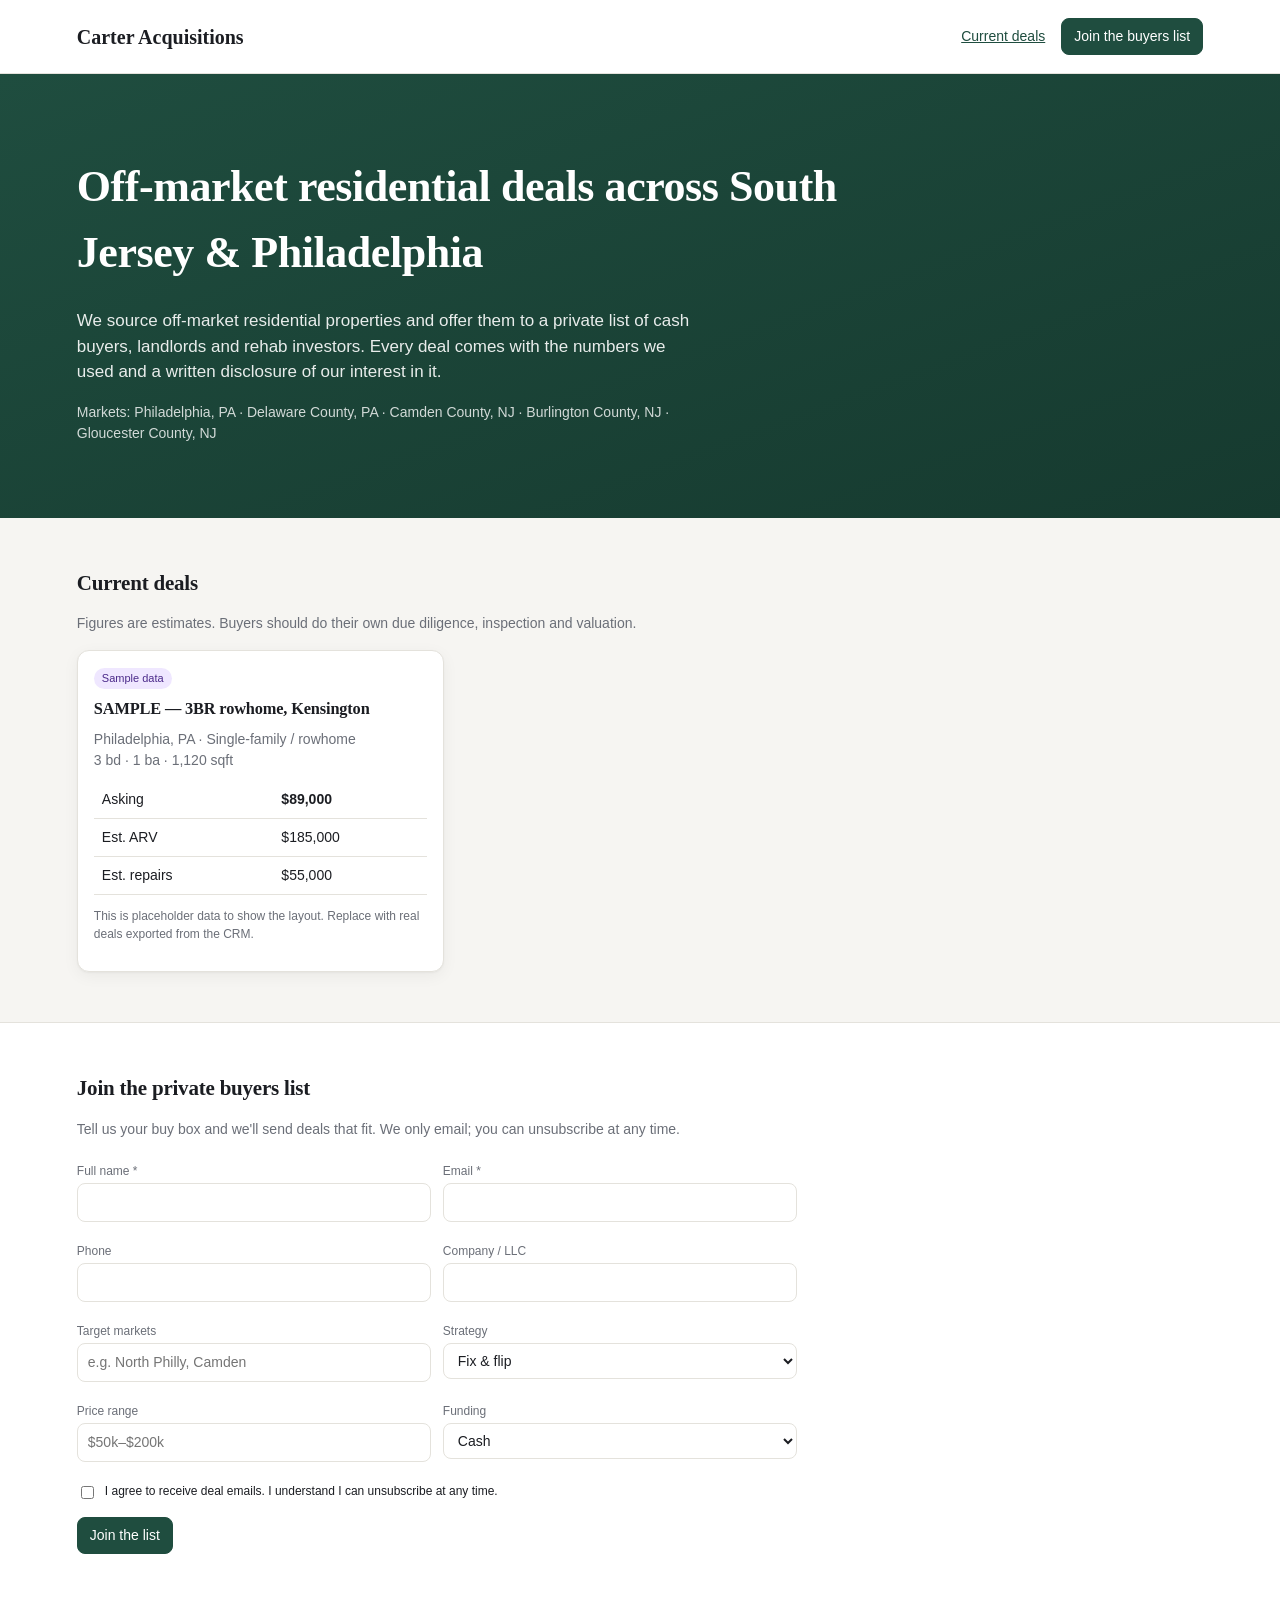
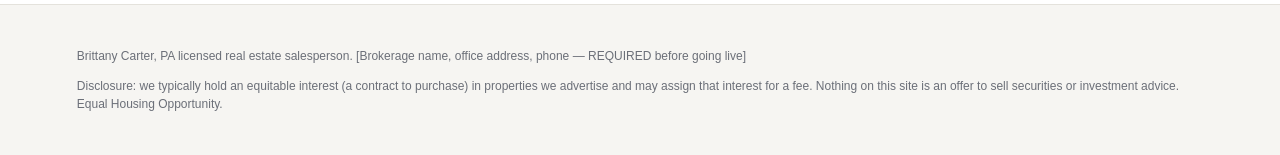
<file: index.html>
<!DOCTYPE html>
<html lang="en">
<head>
<meta charset="utf-8">
<meta name="viewport" content="width=device-width,initial-scale=1">
<title>Investor Deals — South Jersey & Philadelphia</title>
<link rel="stylesheet" href="assets/styles.css">
<script src="assets/config.js"></script>
</head>
<body class="site">
<header>
  <strong id="brand" style="font-family:Georgia,serif;font-size:20px"></strong>
  <span class="spacer"></span>
  <a href="#deals" style="margin-right:16px">Current deals</a>
  <a href="#join" class="btn primary" style="text-decoration:none">Join the buyers list</a>
</header>

<div class="hero">
  <h1 id="tagline"></h1>
  <p>We source off-market residential properties and offer them to a private list of cash buyers, landlords and rehab investors. Every deal comes with the numbers we used and a written disclosure of our interest in it.</p>
  <p id="markets" style="font-size:14px;opacity:.8"></p>
</div>

<section id="deals">
  <h2>Current deals</h2>
  <p class="muted">Figures are estimates. Buyers should do their own due diligence, inspection and valuation.</p>
  <div id="dealGrid" class="grid g3" style="margin-top:16px"></div>
</section>

<section id="join" style="background:var(--panel);border-top:1px solid var(--line)">
  <div style="max-width:720px">
    <h2>Join the private buyers list</h2>
    <p class="muted">Tell us your buy box and we'll send deals that fit. We only email; you can unsubscribe at any time.</p>
    <form id="buyerForm" class="grid g2">
      <div><label>Full name *</label><input name="name" required></div>
      <div><label>Email *</label><input name="email" type="email" required></div>
      <div><label>Phone</label><input name="phone"></div>
      <div><label>Company / LLC</label><input name="company"></div>
      <div><label>Target markets</label><input name="markets" placeholder="e.g. North Philly, Camden"></div>
      <div><label>Strategy</label>
        <select name="strategy"><option>Fix & flip</option><option>Buy & hold rental</option><option>BRRRR</option><option>New construction / land</option><option>Multifamily</option></select></div>
      <div><label>Price range</label><input name="priceRange" placeholder="$50k–$200k"></div>
      <div><label>Funding</label>
        <select name="funding"><option>Cash</option><option>Hard money</option><option>Private lender</option><option>Conventional</option></select></div>
      <div style="grid-column:1/-1">
        <label style="display:flex;gap:8px;align-items:flex-start;color:var(--ink)"><input type="checkbox" name="consent" required style="width:auto;margin-top:4px">
        I agree to receive deal emails. I understand I can unsubscribe at any time.</label>
      </div>
      <div style="grid-column:1/-1"><button class="primary" type="submit">Join the list</button> <span id="formMsg" class="muted"></span></div>
    </form>
  </div>
</section>

<footer>
  <p id="license"></p>
  <p>Disclosure: we typically hold an equitable interest (a contract to purchase) in properties we advertise and may assign that interest for a fee. Nothing on this site is an offer to sell securities or investment advice. Equal Housing Opportunity.</p>
</footer>

<script>
const C = window.SITE_CONFIG;
const $ = s => document.querySelector(s);
const money = n => n==null||n==="" ? "—" : "$"+Number(n).toLocaleString();
$("#brand").textContent = C.brand;
$("#tagline").textContent = C.tagline;
$("#markets").textContent = "Markets: " + C.markets.join(" · ");
$("#license").textContent = C.licenseDisclosure;
document.title = C.brand + " — Investor Deals";

fetch("deals.json?" + Date.now()).then(r => r.json()).then(deals => {
  const g = $("#dealGrid");
  if (!deals.length) { g.innerHTML = '<p class="muted">No deals posted right now. Join the list to get the next one first.</p>'; return; }
  g.innerHTML = deals.map(d => `
    <div class="card">
      ${d.sample ? '<span class="pill sample">Sample data</span>' : `<span class="pill ok">${d.status||"Available"}</span>`}
      <h3 style="margin-top:8px">${d.title}</h3>
      <div class="muted">${d.area} · ${d.type||""}</div>
      <div class="muted">${d.beds||"?"} bd · ${d.baths||"?"} ba · ${d.sqft? d.sqft.toLocaleString()+" sqft":""}</div>
      <table style="margin-top:10px">
        <tr><td>Asking</td><td><b>${money(d.askingPrice)}</b></td></tr>
        <tr><td>Est. ARV</td><td>${money(d.arv)}</td></tr>
        <tr><td>Est. repairs</td><td>${money(d.repairEstimate)}</td></tr>
      </table>
      ${d.notes ? `<p class="muted" style="font-size:12px">${d.notes}</p>`:""}
    </div>`).join("");
}).catch(() => $("#dealGrid").innerHTML = '<p class="muted">Deals could not be loaded.</p>');

$("#buyerForm").addEventListener("submit", async e => {
  e.preventDefault();
  const msg = $("#formMsg");
  if (!C.formEndpoint) { msg.textContent = "Sign-ups aren't open yet. Please check back soon."; return; }
  const data = Object.fromEntries(new FormData(e.target));
  data.submittedAt = new Date().toISOString();
  msg.textContent = "Sending…";
  try {
    const r = await fetch(C.formEndpoint, {method:"POST", headers:{"Content-Type":"application/json","Accept":"application/json"}, body: JSON.stringify(data)});
    if (!r.ok) throw new Error(r.status);
    e.target.reset(); msg.textContent = "You're on the list. Thank you!";
  } catch (err) { msg.textContent = "Something went wrong and your details were not sent. Please try again."; }
});
</script>
</body>
</html>
</file>
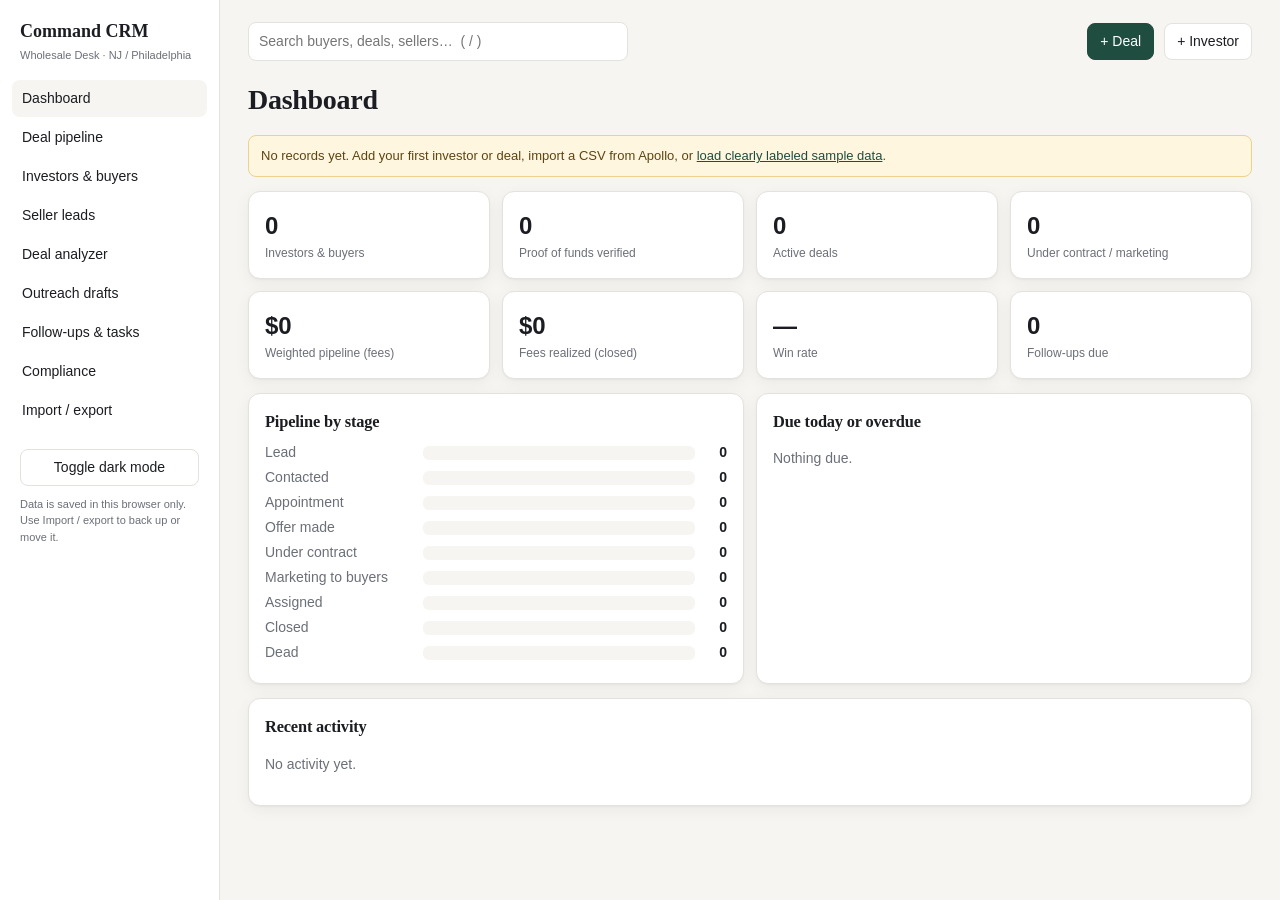
<file: app/index.html>
<!DOCTYPE html>
<html lang="en">
<head>
<meta charset="utf-8">
<meta name="viewport" content="width=device-width,initial-scale=1">
<meta name="robots" content="noindex,nofollow">
<title>Command CRM — Wholesale Desk</title>
<link rel="stylesheet" href="../assets/styles.css">
</head>
<body>
<div class="shell">
  <aside class="side">
    <div class="brand">Command CRM</div>
    <div class="sub">Wholesale Desk · NJ / Philadelphia</div>
    <a class="nav" href="#dashboard">Dashboard</a>
    <a class="nav" href="#deals">Deal pipeline</a>
    <a class="nav" href="#buyers">Investors & buyers</a>
    <a class="nav" href="#sellers">Seller leads</a>
    <a class="nav" href="#analyzer">Deal analyzer</a>
    <a class="nav" href="#outreach">Outreach drafts</a>
    <a class="nav" href="#tasks">Follow-ups & tasks</a>
    <a class="nav" href="#compliance">Compliance</a>
    <a class="nav" href="#data">Import / export</a>
    <div style="margin-top:20px;padding:0 8px">
      <button id="themeBtn" style="width:100%">Toggle dark mode</button>
      <p class="muted" style="font-size:11px;margin-top:10px">Data is saved in this browser only. Use Import / export to back up or move it.</p>
    </div>
  </aside>
  <main class="main">
    <div class="topbar">
      <input id="search" placeholder="Search buyers, deals, sellers…  ( / )">
      <span class="spacer"></span>
      <button id="quickDeal" class="primary">+ Deal</button>
      <button id="quickBuyer">+ Investor</button>
    </div>
    <div id="view"></div>
  </main>
</div>
<div id="modalRoot"></div>
<script src="app.js"></script>
</body>
</html>
</file>
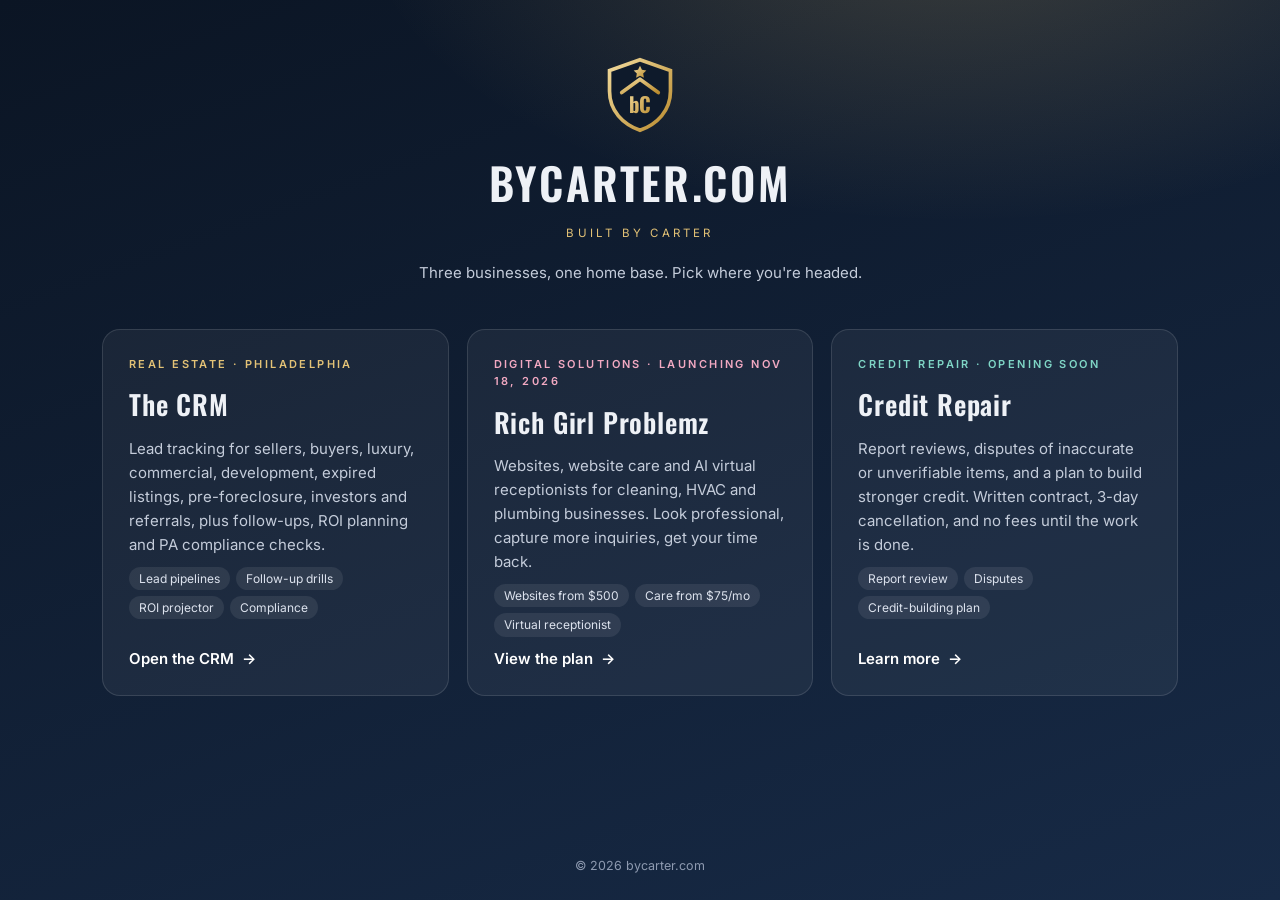
<file: bycarter.com/index.html>
<!DOCTYPE html>
<html lang="en">
<head>
<meta charset="utf-8">
<meta name="viewport" content="width=device-width,initial-scale=1">
<title>bycarter.com</title>
<meta name="description" content="bycarter.com — Philadelphia real estate CRM, Rich Girl Problemz Digital Solutions, and credit repair.">
<link rel="preconnect" href="https://fonts.googleapis.com">
<link href="https://fonts.googleapis.com/css2?family=Oswald:wght@500;600;700&family=Inter:wght@400;500;600&display=swap" rel="stylesheet">
<style>
*{box-sizing:border-box}html,body{margin:0;min-height:100%}
body{font:15px/1.6 Inter,system-ui,sans-serif;color:#EEF1F6;background:radial-gradient(1000px 520px at 75% -10%,rgba(227,194,118,.22),transparent 60%),linear-gradient(160deg,#0B1524,#172A46);min-height:100vh;display:flex;flex-direction:column}
.wrap{width:min(1120px,100%);margin:0 auto;padding:56px 22px 40px;flex:1}
.brand{display:flex;flex-direction:column;align-items:center;text-align:center}
h1{font-family:Oswald,Inter,sans-serif;font-weight:600;letter-spacing:.06em;font-size:44px;margin:14px 0 0}
.tag{color:#E3C276;letter-spacing:.28em;font-size:11.5px;text-transform:uppercase;margin-top:6px}
.lead{color:#C4CCDA;max-width:560px;margin:18px auto 0;text-align:center}
.grid{display:grid;grid-template-columns:repeat(3,minmax(0,1fr));gap:18px;margin-top:44px}
a.card{display:flex;flex-direction:column;gap:10px;text-decoration:none;color:inherit;background:rgba(255,255,255,.05);border:1px solid rgba(255,255,255,.12);border-radius:18px;padding:26px 26px 24px;transition:.18s;min-height:240px}
a.card:hover{transform:translateY(-3px);border-color:#E3C276;background:rgba(227,194,118,.08)}
.k{font-size:11px;letter-spacing:.22em;text-transform:uppercase;color:#E3C276;font-weight:600}
.card h2{font-family:Oswald,Inter,sans-serif;font-weight:600;font-size:27px;letter-spacing:.03em;margin:0}
.card p{margin:0;color:#C4CCDA}
.go{margin-top:auto;font-weight:600;color:#fff;display:flex;align-items:center;gap:8px}
.go span{transition:.18s}a.card:hover .go span{transform:translateX(4px)}
.rgp{background:linear-gradient(150deg,rgba(201,90,130,.16),rgba(255,255,255,.04))}
.rgp .k{color:#F2A9C2}a.rgp:hover{border-color:#F2A9C2;background:rgba(201,90,130,.14)}
.cr{background:linear-gradient(150deg,rgba(17,120,107,.2),rgba(255,255,255,.04))}.cr .k{color:#7FD6C6}a.cr:hover{border-color:#7FD6C6;background:rgba(17,120,107,.16)}
.chips{display:flex;flex-wrap:wrap;gap:6px}.chips i{font-style:normal;font-size:12px;padding:2px 10px;border-radius:999px;background:rgba(255,255,255,.08);color:#DDE3EE}
footer{text-align:center;color:#8E9AB0;font-size:12.5px;padding:24px}
@media(max-width:900px){.grid{grid-template-columns:1fr}h1{font-size:34px}.wrap{padding-top:40px}}
</style>
</head>
<body>
<main class="wrap">
 <div class="brand">
  <svg width="78" height="78" viewBox="0 0 64 64" aria-label="bycarter.com logo"><defs><linearGradient id="lg" x1="0" y1="0" x2="1" y2="1"><stop offset="0" stop-color="#F1DA9C"/><stop offset="1" stop-color="#B98B2E"/></linearGradient></defs><path d="M32 3l25 9v17c0 16-11 27-25 32C18 56 7 45 7 29V12z" fill="#0E1A2B" stroke="url(#lg)" stroke-width="3"/><path d="M17 30l15-11 15 11" fill="none" stroke="url(#lg)" stroke-width="3" stroke-linecap="round" stroke-linejoin="round"/><text x="32" y="47" text-anchor="middle" font-family="Oswald,Arial" font-weight="700" font-size="17" fill="url(#lg)">bC</text><path d="M32 8l1.6 3.3 3.6.5-2.6 2.5.6 3.6L32 16.2l-3.2 1.7.6-3.6-2.6-2.5 3.6-.5z" fill="url(#lg)"/></svg>
  <h1>BYCARTER.COM</h1>
  <div class="tag">Built by Carter</div>
  <p class="lead">Three businesses, one home base. Pick where you're headed.</p>
 </div>
 <div class="grid">
  <a class="card" href="crm/">
   <div class="k">Real estate · Philadelphia</div>
   <h2>The CRM</h2>
   <p>Lead tracking for sellers, buyers, luxury, commercial, development, expired listings, pre-foreclosure, investors and referrals, plus follow-ups, ROI planning and PA compliance checks.</p>
   <div class="chips"><i>Lead pipelines</i><i>Follow-up drills</i><i>ROI projector</i><i>Compliance</i></div>
   <div class="go">Open the CRM <span>→</span></div>
  </a>
  <a class="card rgp" href="rgp/">
   <div class="k">Digital solutions · Launching Nov 18, 2026</div>
   <h2>Rich Girl Problemz</h2>
   <p>Websites, website care and AI virtual receptionists for cleaning, HVAC and plumbing businesses. Look professional, capture more inquiries, get your time back.</p>
   <div class="chips"><i>Websites from $500</i><i>Care from $75/mo</i><i>Virtual receptionist</i></div>
   <div class="go">View the plan <span>→</span></div>
  </a>
  <a class="card cr" href="credit/">
   <div class="k">Credit repair · Opening soon</div>
   <h2>Credit Repair</h2>
   <p>Report reviews, disputes of inaccurate or unverifiable items, and a plan to build stronger credit. Written contract, 3-day cancellation, and no fees until the work is done.</p>
   <div class="chips"><i>Report review</i><i>Disputes</i><i>Credit-building plan</i></div>
   <div class="go">Learn more <span>→</span></div>
  </a>
 </div>
</main>
<footer>© 2026 bycarter.com</footer>
</body>
</html>
</file>
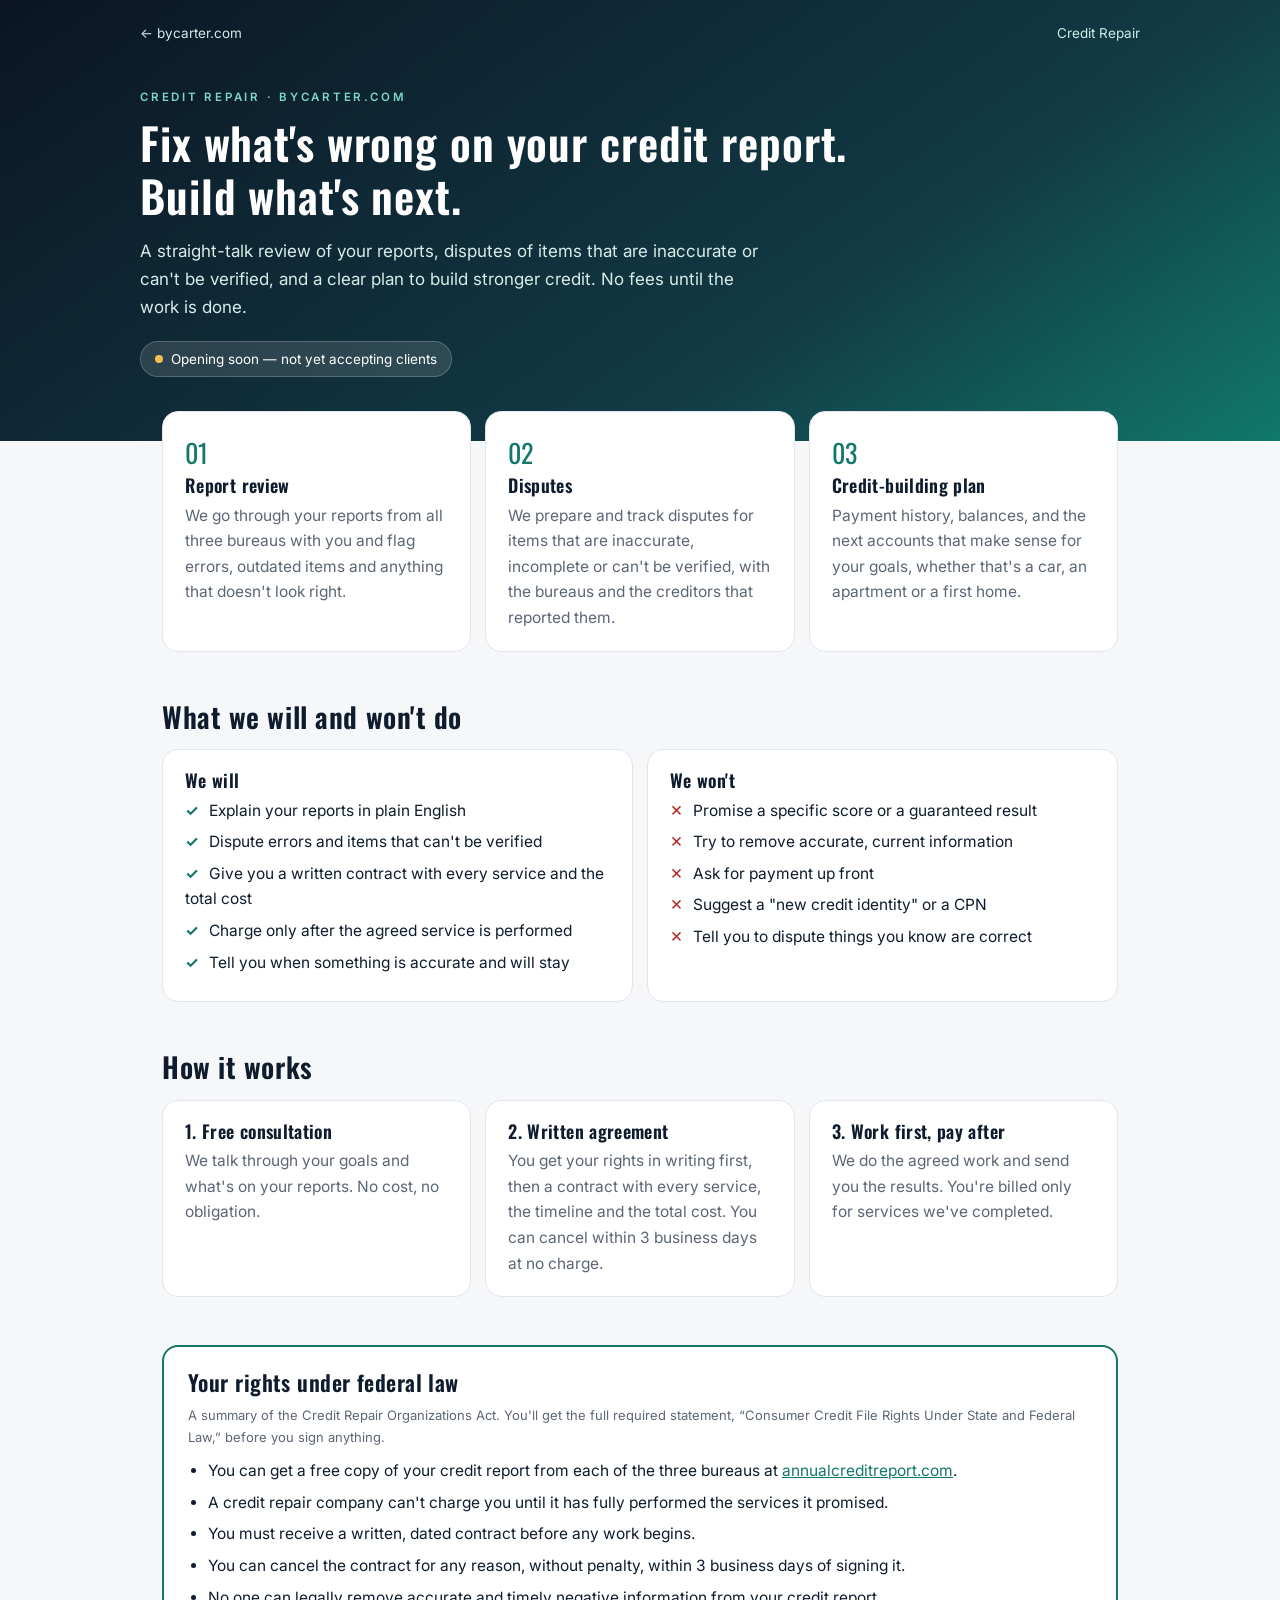
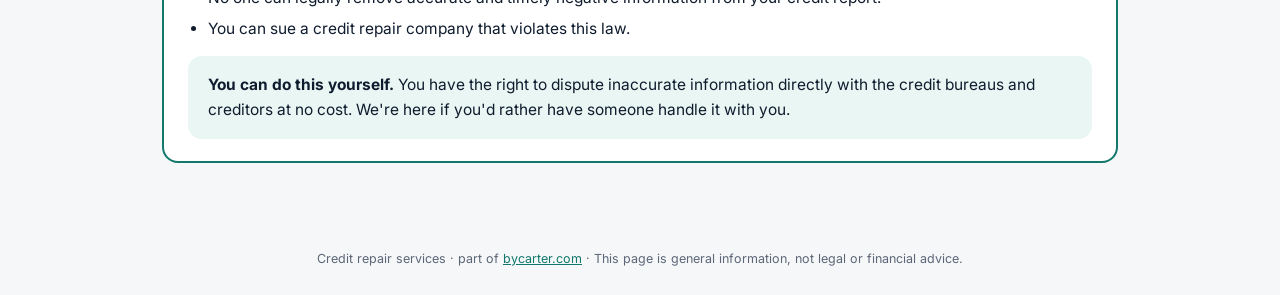
<file: bycarter.com/credit/index.html>
<!DOCTYPE html>
<html lang="en">
<head>
<meta charset="utf-8">
<meta name="viewport" content="width=device-width,initial-scale=1">
<title>Credit Repair — bycarter.com</title>
<meta name="description" content="Honest credit repair: report reviews, disputes of inaccurate items, and a credit-building plan. No fees until the work is done.">
<link rel="preconnect" href="https://fonts.googleapis.com">
<link href="https://fonts.googleapis.com/css2?family=Oswald:wght@500;600&family=Inter:wght@400;500;600;700&display=swap" rel="stylesheet">
<style>
:root{--ink:#0F1C2E;--muted:#5C6676;--line:#E1E6EC;--bg:#F5F7F9;--teal:#11786B;--teal2:#7FD6C6;--gold:#B98B2E}
*{box-sizing:border-box}html,body{margin:0}
body{font:15.5px/1.65 Inter,system-ui,sans-serif;color:var(--ink);background:var(--bg)}
a{color:var(--teal)}
h1,h2,h3{font-family:Oswald,Inter,sans-serif;font-weight:600;letter-spacing:.02em;margin:0;line-height:1.2}
.top{background:linear-gradient(145deg,#0B1524,#123A45 65%,#11786B);color:#fff;padding:22px 22px 64px}
.nav{width:min(1000px,100%);margin:0 auto;display:flex;justify-content:space-between;font-size:13.5px}
.nav a{color:#CFEDE7;text-decoration:none}
.hero{width:min(1000px,100%);margin:44px auto 0}
.eyebrow{font-size:11.5px;letter-spacing:.24em;text-transform:uppercase;color:var(--teal2);font-weight:600}
.hero h1{font-size:44px;margin-top:10px;max-width:720px}
.hero p{color:#D8ECE8;max-width:620px;font-size:17px;margin:14px 0 0}
.status{display:inline-flex;align-items:center;gap:8px;margin-top:20px;background:rgba(255,255,255,.12);border:1px solid rgba(255,255,255,.2);padding:6px 14px;border-radius:999px;font-size:13.5px}
.status i{width:8px;height:8px;border-radius:50%;background:#F2C14E;display:inline-block}
main{width:min(1000px,100%);margin:0 auto;padding:0 22px 60px}
section{margin-top:48px}
section>h2{font-size:28px;margin-bottom:16px}
.grid{display:grid;gap:14px}.g3{grid-template-columns:repeat(3,1fr)}.g2{grid-template-columns:repeat(2,1fr)}
.card{background:#fff;border:1px solid var(--line);border-radius:16px;padding:20px 22px}
.card h3{font-size:18px;margin-bottom:6px}.card p{margin:0;color:var(--muted)}
.n{font-family:Oswald;font-size:26px;color:var(--teal)}
.lift{margin-top:-30px}
.no li,.yes li{margin:6px 0}.no,.yes{margin:0;padding-left:0;list-style:none}
.yes li::before{content:'✓';color:var(--teal);font-weight:700;margin-right:10px}
.no li::before{content:'✕';color:#B3261E;font-weight:700;margin-right:10px}
.rights{background:#fff;border:2px solid var(--teal);border-radius:16px;padding:22px 24px}
.rights h2{font-size:22px;margin-bottom:10px}
.rights ul{margin:0;padding-left:20px}.rights li{margin:6px 0}
.free{background:#E9F6F3;border-radius:14px;padding:16px 20px;margin-top:14px}
.small{font-size:13px;color:var(--muted)}
footer{text-align:center;font-size:12.5px;color:var(--muted);padding:26px}
@media(max-width:820px){.g3,.g2{grid-template-columns:1fr}.hero h1{font-size:34px}}
</style>
</head>
<body>
<header class="top">
 <div class="nav"><a href="../">← bycarter.com</a><span style="color:#CFEDE7">Credit Repair</span></div>
 <div class="hero">
  <div class="eyebrow">Credit repair · bycarter.com</div>
  <h1>Fix what's wrong on your credit report. Build what's next.</h1>
  <p>A straight-talk review of your reports, disputes of items that are inaccurate or can't be verified, and a clear plan to build stronger credit. No fees until the work is done.</p>
  <div class="status"><i></i> Opening soon — not yet accepting clients</div>
 </div>
</header>
<main>
<div class="grid g3 lift">
 <div class="card"><div class="n">01</div><h3>Report review</h3><p>We go through your reports from all three bureaus with you and flag errors, outdated items and anything that doesn't look right.</p></div>
 <div class="card"><div class="n">02</div><h3>Disputes</h3><p>We prepare and track disputes for items that are inaccurate, incomplete or can't be verified, with the bureaus and the creditors that reported them.</p></div>
 <div class="card"><div class="n">03</div><h3>Credit-building plan</h3><p>Payment history, balances, and the next accounts that make sense for your goals, whether that's a car, an apartment or a first home.</p></div>
</div>

<section>
 <h2>What we will and won't do</h2>
 <div class="grid g2">
  <div class="card"><h3>We will</h3><ul class="yes">
   <li>Explain your reports in plain English</li>
   <li>Dispute errors and items that can't be verified</li>
   <li>Give you a written contract with every service and the total cost</li>
   <li>Charge only after the agreed service is performed</li>
   <li>Tell you when something is accurate and will stay</li></ul></div>
  <div class="card"><h3>We won't</h3><ul class="no">
   <li>Promise a specific score or a guaranteed result</li>
   <li>Try to remove accurate, current information</li>
   <li>Ask for payment up front</li>
   <li>Suggest a "new credit identity" or a CPN</li>
   <li>Tell you to dispute things you know are correct</li></ul></div>
 </div>
</section>

<section>
 <h2>How it works</h2>
 <div class="grid g3">
  <div class="card"><h3>1. Free consultation</h3><p>We talk through your goals and what's on your reports. No cost, no obligation.</p></div>
  <div class="card"><h3>2. Written agreement</h3><p>You get your rights in writing first, then a contract with every service, the timeline and the total cost. You can cancel within 3 business days at no charge.</p></div>
  <div class="card"><h3>3. Work first, pay after</h3><p>We do the agreed work and send you the results. You're billed only for services we've completed.</p></div>
 </div>
</section>

<section>
 <div class="rights">
  <h2>Your rights under federal law</h2>
  <p class="small" style="margin:0 0 10px">A summary of the Credit Repair Organizations Act. You'll get the full required statement, “Consumer Credit File Rights Under State and Federal Law,” before you sign anything.</p>
  <ul>
   <li>You can get a free copy of your credit report from each of the three bureaus at <a href="https://www.annualcreditreport.com" target="_blank" rel="noopener">annualcreditreport.com</a>.</li>
   <li>A credit repair company can't charge you until it has fully performed the services it promised.</li>
   <li>You must receive a written, dated contract before any work begins.</li>
   <li>You can cancel the contract for any reason, without penalty, within 3 business days of signing it.</li>
   <li>No one can legally remove accurate and timely negative information from your credit report.</li>
   <li>You can sue a credit repair company that violates this law.</li>
  </ul>
  <div class="free"><b>You can do this yourself.</b> You have the right to dispute inaccurate information directly with the credit bureaus and creditors at no cost. We're here if you'd rather have someone handle it with you.</div>
 </div>
</section>
</main>
<footer>Credit repair services · part of <a href="../">bycarter.com</a> · This page is general information, not legal or financial advice.</footer>
</body>
</html>
</file>
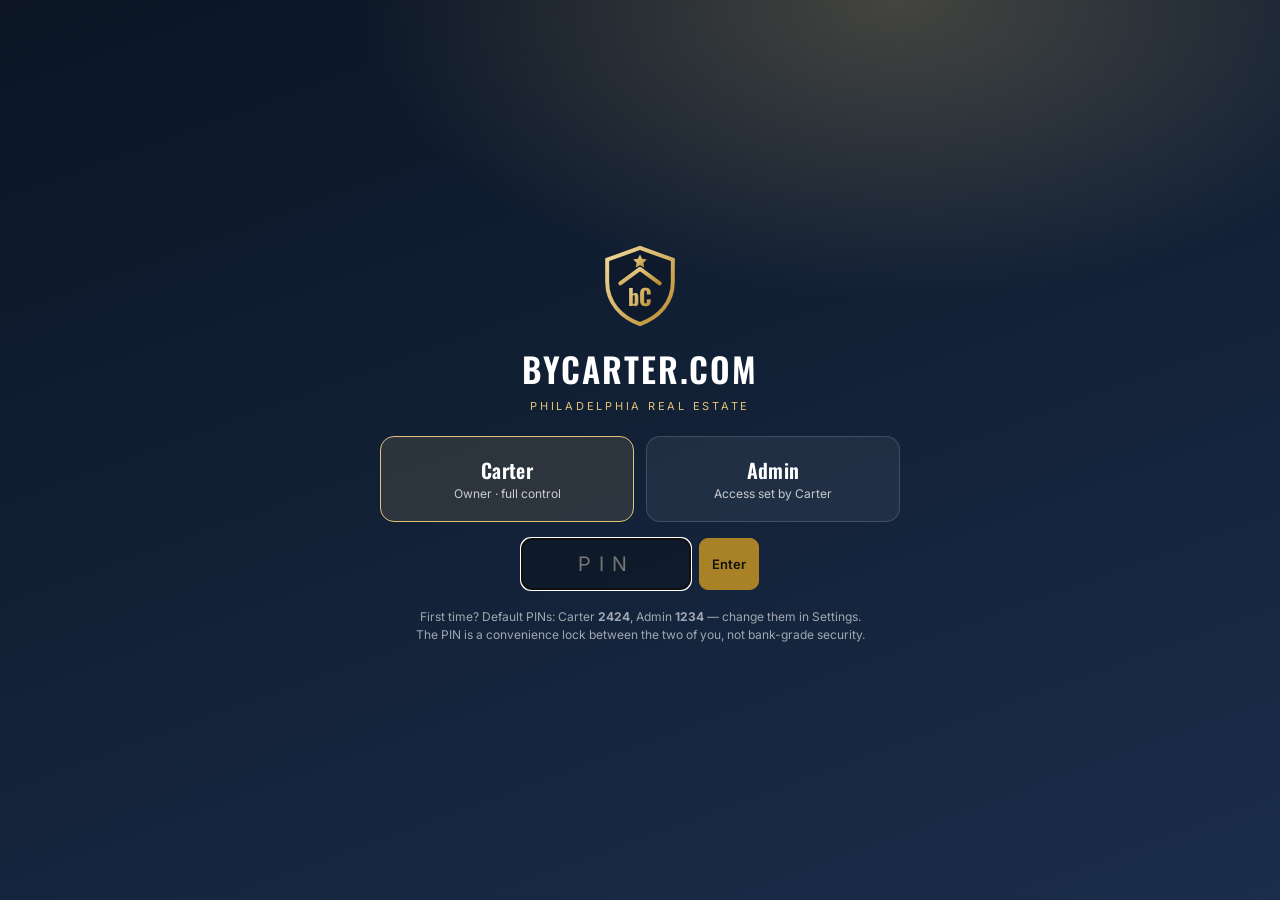
<file: bycarter.com/crm/index.html>
<!DOCTYPE html>
<html lang="en">
<head>
<meta charset="utf-8">
<meta name="viewport" content="width=device-width,initial-scale=1">
<title>bycarter.com — Philadelphia Real Estate CRM</title>
<link rel="preconnect" href="https://fonts.googleapis.com">
<link href="https://fonts.googleapis.com/css2?family=Oswald:wght@500;600;700&family=Inter:wght@400;500;600;700&display=swap" rel="stylesheet">
<style>
:root{--bg:#F4F1EA;--panel:#FFFFFF;--ink:#101B2D;--muted:#5D6778;--line:#E2DDD2;--chip:#EEE9DE;--gold:#A98228;--gold2:#E3C276;--navy:#0E1A2B;--navy2:#16263D;--red:#B3261E;--green:#1D7A4C;--amber:#B26B00;--shadow:0 1px 2px rgba(16,27,45,.06),0 6px 20px rgba(16,27,45,.06)}
[data-theme=dark]{--bg:#0A101B;--panel:#111A29;--ink:#ECEFF5;--muted:#98A3B6;--line:#22304A;--chip:#18233A;--gold:#D8B35A;--shadow:0 1px 2px rgba(0,0,0,.3),0 8px 24px rgba(0,0,0,.25)}
*{box-sizing:border-box}html,body{margin:0;height:100%}
body{font:14px/1.5 Inter,system-ui,sans-serif;background:var(--bg);color:var(--ink);-webkit-font-smoothing:antialiased}
h1,h2,h3,.disp{font-family:Oswald,Inter,sans-serif;letter-spacing:.02em;margin:0;font-weight:600}
h1{font-size:28px}h2{font-size:19px;text-transform:uppercase}h3{font-size:15px;text-transform:uppercase;letter-spacing:.05em}
a{color:var(--gold)}button,input,select,textarea{font:inherit;color:inherit}
.hidden{display:none!important}
/* shell */
.shell{display:grid;grid-template-columns:250px 1fr;min-height:100vh}
.side{background:var(--navy);color:#DDE3EE;display:flex;flex-direction:column;position:sticky;top:0;height:100vh;overflow-y:auto}
.brand{display:flex;gap:10px;align-items:center;padding:18px 16px 14px;border-bottom:1px solid rgba(255,255,255,.08)}
.brand .t1{font-family:Oswald;font-size:18px;letter-spacing:.08em;color:#fff;line-height:1}.brand .t2{font-size:10.5px;letter-spacing:.22em;color:var(--gold2);margin-top:4px}
.nav{padding:10px 8px;flex:1}.nav button{display:flex;align-items:center;gap:10px;width:100%;background:none;border:0;color:#C9D1DE;padding:8px 10px;border-radius:8px;cursor:pointer;text-align:left;font-size:13.5px}
.nav button:hover{background:rgba(255,255,255,.06);color:#fff}.nav button.on{background:linear-gradient(90deg,rgba(227,194,118,.22),rgba(227,194,118,.04));color:#fff;box-shadow:inset 3px 0 0 var(--gold2)}
.nav .sec{font-size:10px;letter-spacing:.2em;color:#7F8CA3;padding:12px 10px 4px}
.nav .cnt{margin-left:auto;font-size:11px;background:rgba(255,255,255,.08);padding:0 7px;border-radius:9px}
.ico{width:17px;height:17px;flex:none;stroke:currentColor;fill:none;stroke-width:1.8;stroke-linecap:round;stroke-linejoin:round}
.sidefoot{padding:12px 14px;border-top:1px solid rgba(255,255,255,.08);font-size:12px}
.sidefoot .row{display:flex;gap:6px;align-items:center;justify-content:space-between}
.sbtn{background:rgba(255,255,255,.07);border:0;color:#DDE3EE;padding:5px 9px;border-radius:7px;cursor:pointer;font-size:12px}
.sbtn:hover{background:rgba(255,255,255,.14)}
.sync{display:flex;align-items:center;gap:6px;margin-top:8px;color:#9EABC0}.dot{width:8px;height:8px;border-radius:50%;background:#7F8CA3}.dot.ok{background:#3BC37A}.dot.warn{background:#E7A93B}
.main{padding:22px 26px 60px;min-width:0}
.topbar{display:none}
/* cards */
.card{background:var(--panel);border:1px solid var(--line);border-radius:14px;padding:16px 18px;box-shadow:var(--shadow)}
.grid{display:grid;gap:14px}.g2{grid-template-columns:repeat(2,minmax(0,1fr))}.g3{grid-template-columns:repeat(3,minmax(0,1fr))}.g4{grid-template-columns:repeat(4,minmax(0,1fr))}.g6{grid-template-columns:repeat(6,minmax(0,1fr))}
.pagehead{display:flex;align-items:flex-end;justify-content:space-between;gap:12px;margin-bottom:16px;flex-wrap:wrap}
.pagehead p{margin:4px 0 0;color:var(--muted);max-width:760px}
.kicker{font-size:11px;letter-spacing:.2em;color:var(--gold);font-weight:700;text-transform:uppercase}
.tile .lab{font-size:11px;letter-spacing:.12em;text-transform:uppercase;color:var(--muted);font-weight:600}
.tile .val{font-family:Oswald;font-size:30px;line-height:1.15;margin-top:4px}.tile .sub{font-size:12px;color:var(--muted)}
.hero{background:radial-gradient(1200px 300px at 85% -40%,rgba(227,194,118,.35),transparent 60%),linear-gradient(135deg,#0E1A2B,#1B2E4B);color:#fff;border:0}
.hero h1{font-size:34px}.hero .quote{color:#E8DCC0;font-style:italic;margin-top:6px;max-width:680px}
.bar{height:10px;background:rgba(255,255,255,.12);border-radius:9px;overflow:hidden}.bar>i{display:block;height:100%;background:linear-gradient(90deg,var(--gold2),#F4E2B0);border-radius:9px}
.card .bar{background:var(--chip)}.card .bar>i{background:linear-gradient(90deg,var(--gold),var(--gold2))}.hero .bar{background:rgba(255,255,255,.14)}.hero .bar>i{background:linear-gradient(90deg,var(--gold2),#F4E2B0)}
.btn{display:inline-flex;align-items:center;gap:6px;border:1px solid var(--line);background:var(--panel);padding:7px 12px;border-radius:9px;cursor:pointer;font-weight:600;font-size:13px;white-space:nowrap}
.btn:hover{border-color:var(--gold)}.btn.pri{background:var(--navy);color:#fff;border-color:var(--navy)}[data-theme=dark] .btn.pri{background:var(--gold);color:#111;border-color:var(--gold)}
.btn.gold{background:var(--gold);border-color:var(--gold);color:#111}.btn.sm{padding:4px 8px;font-size:12px;border-radius:7px}.btn.danger{color:var(--red)}
.btn:disabled{opacity:.45;cursor:not-allowed}
.chip{display:inline-block;padding:1px 8px;border-radius:999px;background:var(--chip);font-size:11.5px;font-weight:600;white-space:nowrap}
.chip.g{background:rgba(29,122,76,.13);color:var(--green)}.chip.r{background:rgba(179,38,30,.12);color:var(--red)}.chip.a{background:rgba(178,107,0,.13);color:var(--amber)}.chip.k{background:rgba(169,130,40,.16);color:var(--gold)}
.warn{display:inline-block;font-size:11px;color:var(--red);background:rgba(179,38,30,.08);border-radius:6px;padding:0 6px;margin:2px 4px 0 0}
.muted{color:var(--muted)}.small{font-size:12px}.right{text-align:right}.mt{margin-top:14px}.mt2{margin-top:22px}.flex{display:flex;gap:8px;align-items:center;flex-wrap:wrap}.sp{flex:1}
/* table */
.tablewrap{overflow-x:auto;border:1px solid var(--line);border-radius:12px;background:var(--panel)}
table{border-collapse:collapse;width:100%;min-width:760px}th,td{padding:9px 12px;border-bottom:1px solid var(--line);text-align:left;vertical-align:top}
th{font-size:11px;letter-spacing:.1em;text-transform:uppercase;color:var(--muted);background:var(--chip);position:sticky;top:0}
tr:last-child td{border-bottom:0}tbody tr:hover{background:rgba(169,130,40,.05)}
td .nm{font-weight:600}.score{font-family:Oswald;font-size:16px}
.filters{display:flex;gap:8px;flex-wrap:wrap;align-items:center;margin-bottom:12px}
.filters input[type=search],.filters select{border:1px solid var(--line);background:var(--panel);padding:7px 10px;border-radius:9px}
.filters input[type=search]{min-width:220px}
.tog{display:inline-flex;gap:6px;align-items:center;font-size:12.5px;color:var(--muted);cursor:pointer}
/* kanban */
.board{display:flex;gap:10px;overflow-x:auto;padding-bottom:8px}.col{flex:0 0 220px;background:var(--chip);border-radius:12px;padding:8px;min-height:160px}
.col h4{margin:2px 4px 8px;font-size:11px;letter-spacing:.1em;text-transform:uppercase;color:var(--muted);display:flex;justify-content:space-between}
.col.over{outline:2px dashed var(--gold)}.kc{background:var(--panel);border:1px solid var(--line);border-radius:10px;padding:8px 10px;margin-bottom:8px;cursor:grab;font-size:12.5px}
.kc b{display:block;font-size:13px}
/* playbook */
details.pb{margin-bottom:14px}details.pb summary{cursor:pointer;font-weight:600;list-style:none;display:flex;align-items:center;gap:8px}
details.pb summary::before{content:'▸';color:var(--gold);transition:.15s}details.pb[open] summary::before{transform:rotate(90deg)}
.srcs{display:grid;grid-template-columns:repeat(auto-fill,minmax(250px,1fr));gap:10px;margin-top:12px}
.src{border:1px solid var(--line);border-radius:10px;padding:10px 12px;background:var(--bg)}.src b{display:block}
.legal{border-left:3px solid var(--red);padding:8px 12px;background:rgba(179,38,30,.05);border-radius:0 8px 8px 0;margin-top:10px;font-size:13px}
.note{border-left:3px solid var(--gold);padding:8px 12px;background:rgba(169,130,40,.07);border-radius:0 8px 8px 0;font-size:13px}
/* modal */
.modal{position:fixed;inset:0;background:rgba(8,13,22,.55);display:flex;align-items:flex-start;justify-content:center;z-index:50;padding:40px 14px;overflow-y:auto}
.mbox{background:var(--panel);border-radius:16px;width:min(760px,100%);padding:20px 22px;box-shadow:0 20px 60px rgba(0,0,0,.35)}
.mbox.sm{width:min(460px,100%)}
.fgrid{display:grid;grid-template-columns:repeat(2,minmax(0,1fr));gap:10px 14px;margin-top:12px}
.fld{display:flex;flex-direction:column;gap:4px;font-size:12px;color:var(--muted);font-weight:600}.fld.w{grid-column:1/-1}
.fld input,.fld select,.fld textarea{border:1px solid var(--line);background:var(--bg);padding:8px 10px;border-radius:9px;color:var(--ink);font-weight:400;font-size:14px}
.chk{display:flex;gap:8px;align-items:flex-start;font-size:13px;grid-column:1/-1}.chk input{margin-top:3px}
.mfoot{display:flex;gap:8px;justify-content:flex-end;margin-top:16px}
textarea.draft{width:100%;min-height:260px;border:1px solid var(--line);border-radius:10px;padding:12px;background:var(--bg);font:13.5px/1.55 Inter}
/* toasts */
#toasts{position:fixed;right:18px;bottom:18px;display:flex;flex-direction:column;gap:10px;z-index:60;max-width:380px}
.toast{background:var(--navy);color:#fff;padding:10px 14px;border-radius:10px;box-shadow:var(--shadow);font-size:13px}.toast.err{background:var(--red)}
.affirm{background:linear-gradient(135deg,#0E1A2B,#21375A);color:#fff;border:1px solid var(--gold2);border-radius:14px;padding:16px 18px;box-shadow:0 14px 40px rgba(0,0,0,.35);animation:pop .35s ease}
.affirm .k{font-family:Oswald;letter-spacing:.18em;font-size:12px;color:var(--gold2)}.affirm p{font-size:16px;margin:6px 0 12px;line-height:1.45}
@keyframes pop{from{transform:translateY(16px);opacity:0}to{transform:none;opacity:1}}
/* login */
.login{min-height:100vh;display:grid;place-items:center;background:radial-gradient(900px 500px at 70% 0%,rgba(227,194,118,.25),transparent 60%),linear-gradient(160deg,#0B1524,#1A2D4A);padding:20px}
.lbox{width:min(520px,100%);color:#fff;text-align:center}
.who{display:grid;grid-template-columns:1fr 1fr;gap:12px;margin-top:22px}
.who button{background:rgba(255,255,255,.06);border:1px solid rgba(255,255,255,.14);color:#fff;border-radius:14px;padding:18px 10px;cursor:pointer}
.who button.on,.who button:hover{border-color:var(--gold2);background:rgba(227,194,118,.12)}
.pin{margin-top:16px;display:flex;gap:8px;justify-content:center}.pin input{width:170px;text-align:center;letter-spacing:.4em;font-size:20px;padding:10px;border-radius:10px;border:1px solid rgba(255,255,255,.25);background:rgba(0,0,0,.25);color:#fff}
.perm td,.perm th{padding:7px 10px}
.bars .b{display:grid;grid-template-columns:130px 1fr 90px;gap:10px;align-items:center;margin:8px 0;font-size:13px}
.bars .t{height:16px;background:var(--chip);border-radius:6px;overflow:hidden}.bars .t i{display:block;height:100%;background:linear-gradient(90deg,var(--navy2),var(--gold))}
.roi input{width:100%;border:1px solid var(--line);background:var(--bg);padding:6px 8px;border-radius:8px}
.roi td,.roi th{padding:7px 10px}.roi td:first-child{font-weight:600;color:var(--muted);font-size:12.5px}
.coachout{white-space:pre-wrap;margin-top:10px;font-size:13.5px}
ul.tight{margin:6px 0;padding-left:18px}ul.tight li{margin:3px 0}
@media (max-width:1100px){.g6{grid-template-columns:repeat(3,1fr)}.g4{grid-template-columns:repeat(2,1fr)}}
@media (max-width:860px){.shell{grid-template-columns:1fr}.side{position:fixed;left:0;top:0;bottom:0;width:260px;z-index:40;transform:translateX(-100%);transition:.2s}.side.open{transform:none}
.topbar{display:flex;align-items:center;gap:10px;padding:10px 14px;background:var(--navy);color:#fff;position:sticky;top:0;z-index:30}.main{padding:16px 14px 60px}
.g2,.g3{grid-template-columns:1fr}.g6{grid-template-columns:repeat(2,1fr)}.fgrid{grid-template-columns:1fr}.hero h1{font-size:26px}}
</style>
</head>
<body>
<div id="app"></div>
<div id="modal" class="modal hidden"></div>
<div id="toasts"></div>
<script>
'use strict';
/* ============ helpers ============ */
const $=s=>document.querySelector(s);
const esc=v=>String(v??'').replace(/[&<>"']/g,c=>({'&':'&amp;','<':'&lt;','>':'&gt;','"':'&quot;',"'":'&#39;'}[c]));
const ymd=d=>{const z=new Date(d.getTime()-d.getTimezoneOffset()*60000);return z.toISOString().slice(0,10)};
const today=()=>ymd(new Date());
const addDays=(s,n)=>{const d=new Date(s+'T12:00:00');d.setDate(d.getDate()+n);return ymd(d)};
const dBetween=(a,b)=>Math.round((new Date(b+'T12:00:00')-new Date(a+'T12:00:00'))/864e5);
const uid=()=>Date.now().toString(36)+Math.random().toString(36).slice(2,8);
const num=v=>{const n=parseFloat(String(v??'').replace(/[$,\s]/g,''));return isNaN(n)?null:n};
const f$=n=>(n==null||isNaN(n))?'—':'$'+Math.round(n).toLocaleString();
const fK=n=>{n=+n||0;const a=Math.abs(n);if(a>=1e6)return '$'+(n/1e6).toFixed(a>=1e7?1:2).replace(/\.0+$|(\.\d)0$/,'$1')+'M';if(a>=1e3)return '$'+Math.round(n/1e3)+'K';return '$'+Math.round(n)};
const fDate=s=>{if(!s)return '—';const d=new Date(s+'T12:00:00');return d.toLocaleDateString(undefined,{month:'short',day:'numeric'})};
const clone=o=>JSON.parse(JSON.stringify(o));
const LS='bycarterCRM_v1';
async function hash(s){try{const b=await crypto.subtle.digest('SHA-256',new TextEncoder().encode('acrm:'+s));return [...new Uint8Array(b)].map(x=>x.toString(16).padStart(2,'0')).join('')}catch(e){let h=7;for(const c of 'acrm:'+s)h=(h*31+c.charCodeAt(0))|0;return 'x'+h}}

/* ============ icons ============ */
const IC={
gameday:'M3 11l9-7 9 7v9a1 1 0 0 1-1 1h-5v-6H9v6H4a1 1 0 0 1-1-1z',
plan:'M12 3a9 9 0 1 0 0 18a9 9 0 1 0 0-18zM12 7a5 5 0 1 0 0 10a5 5 0 1 0 0-10zM12 11a1 1 0 1 0 0 2a1 1 0 1 0 0-2z',
seller:'M5 21V3M5 4h12l-2.5 3.5L17 11H5',
buyer:'M15 4a5 5 0 1 1-4.6 7L4 17.5V21h3.5v-2h2v-2h2l1-1A5 5 0 0 1 15 4zM16 8h.01',
luxury:'M6 3h12l3 6-9 12L3 9zM3 9h18M9 3l3 6 3-6',
commercial:'M4 21V5l8-2v18M12 8h8v13M7 8h2M7 12h2M7 16h2M15 12h2M15 16h2M2 21h20',
development:'M12 3l9 5-9 5-9-5zM3 13l9 5 9-5M3 17.5l9 5 9-5',
expired:'M12 3a9 9 0 1 0 0 18a9 9 0 1 0 0-18zM12 7v5l3 2',
preforeclosure:'M12 3l8 3v6c0 5-3.5 8-8 9-4.5-1-8-4-8-9V6z M9 12l2 2 4-4',
investor:'M3 8h18v12H3zM8 8V5h8v3M3 13h18',
referral:'M4 12v7h16v-7M12 3v12M7 8l5-5 5 5',
drills:'M4 12l5 5L20 6',
compliance:'M12 3v18M6 21h12M5 7h14M5 7l-3 6a3 3 0 0 0 6 0zM19 7l-3 6a3 3 0 0 0 6 0z',
settings:'M12 8a4 4 0 1 0 0 8a4 4 0 1 0 0-8zM12 2v3M12 19v3M2 12h3M19 12h3M4.9 4.9l2.1 2.1M17 17l2.1 2.1M4.9 19.1L7 17M17 7l2.1-2.1'};
const ico=k=>`<svg class="ico" viewBox="0 0 24 24"><path d="${IC[k]||IC.gameday}"/></svg>`;
const LOGO=(s=40)=>`<svg width="${s}" height="${s}" viewBox="0 0 64 64" aria-label="bycarter.com logo"><defs><linearGradient id="lg" x1="0" y1="0" x2="1" y2="1"><stop offset="0" stop-color="#F1DA9C"/><stop offset="1" stop-color="#B98B2E"/></linearGradient></defs><path d="M32 3l25 9v17c0 16-11 27-25 32C18 56 7 45 7 29V12z" fill="#0E1A2B" stroke="url(#lg)" stroke-width="3"/><path d="M17 30l15-11 15 11" fill="none" stroke="url(#lg)" stroke-width="3" stroke-linecap="round" stroke-linejoin="round"/><text x="32" y="47" text-anchor="middle" font-family="Oswald,Arial" font-weight="700" font-size="17" fill="url(#lg)" letter-spacing="0">bC</text><path d="M32 8l1.6 3.3 3.6.5-2.6 2.5.6 3.6L32 16.2l-3.2 1.7.6-3.6-2.6-2.5 3.6-.5z" fill="url(#lg)"/></svg>`;

/* ============ domain config ============ */
const COUNTIES=['Philadelphia','Bucks','Montgomery','Delaware','Chester','Camden','Burlington','Gloucester','Salem','Cumberland','Atlantic','Cape May','Monmouth','Ocean','Mercer','Middlesex','Other'];
const SRC_BASE=['Sphere / past client','Referral partner','LinkedIn / professional network','MLS export','Open house','Website / social','Public records','Agent referral (inbound)','Door knock / event','Other'];
const CATS={
seller:{label:'Sellers',sing:'Seller',blurb:'Listing leads — the leverage play. One listing creates sign calls, open-house buyers and neighborhood credibility.',valueLabel:'Est. home value ($)',
 stages:['New','Contacted','Appt set','Presented','Listing signed','Active','Under contract','Closed','Lost'],
 extra:[{k:'motivation',l:'Motivation',t:'select',o:['Upsizing','Downsizing','Relocation','Estate / inherited','Divorce / separation','Investment exit','Just exploring']},{k:'timeline',l:'Timeline',t:'select',o:['0–3 months','3–6 months','6–12 months','12+ months']},{k:'listingSigned',l:'Written listing agreement signed',t:'check'}],
 cadence:[[0,'Intro call + CIS (NJ) / Consumer Notice (PA)'],[2,'Send custom market snapshot'],[7,'Follow-up call'],[14,'Value touch: recent comps / neighborhood news'],[30,'Check-in']]},
buyer:{label:'Buyers',sing:'Buyer',blurb:'Buyer clients. Written buyer agreement before touring; pre-approval before offers.',valueLabel:'Max budget ($)',
 stages:['New','Contacted','Consult','Agreement signed','Pre-approved','Touring','Offer','Under contract','Closed','Lost'],
 extra:[{k:'buyerAgreement',l:'Written buyer agreement signed (needed before touring)',t:'check'},{k:'preapproved',l:'Pre-approval / proof of funds on file',t:'check'},{k:'wants',l:'Areas & must-haves',t:'text',w:'w'}],
 cadence:[[0,'Consult call + agency disclosure'],[1,'Send buyer agreement + lender intro'],[3,'Set up MLS search'],[7,'Check-in / first tour plan'],[14,'Market update']]},
luxury:{label:'Luxury $1M+',sing:'Luxury client',blurb:'Seven-figure buyers and sellers — Rittenhouse, Society Hill, Fitler Square, Queen Village, Chestnut Hill and the Main Line. Discretion and referrals beat cold volume here.',valueLabel:'Price point ($)',
 stages:['New','Introduced','Consult','Signed','Active / touring','Under contract','Closed','Lost'],
 extra:[{k:'side',l:'Side',t:'select',o:['Seller','Buyer','Both']},{k:'referredBy',l:'Introduced by (CPA, attorney, advisor, client)',t:'text'},{k:'privacy',l:'Marketing preference',t:'select',o:['Standard','Discreet / private exclusive requested']}],
 cadence:[[0,'Personal intro (no mass email)'],[3,'Handwritten note + market brief'],[10,'Coffee / private preview invite'],[30,'Quarterly-style check-in'],[60,'Value touch']]},
commercial:{label:'Commercial',sing:'Commercial lead',blurb:'Office, retail, industrial, multifamily 5+. Bigger checks, longer cycles — co-broke with a commercial specialist on the first few.',valueLabel:'Deal value ($)',
 stages:['New','Contacted','Needs analysis','Proposal / BOV','Engaged','Marketing','LOI','Under contract / lease','Closed','Lost'],
 extra:[{k:'ptype',l:'Property type',t:'select',o:['Office','Retail','Industrial / flex','Multifamily 5+','Mixed-use','Medical','Hospitality','Other']},{k:'dealType',l:'Deal type',t:'select',o:['Sale','Lease','1031 exchange','Business sale-leaseback']},{k:'sqft',l:'Sq ft',t:'number'},{k:'coBroker',l:'Commercial co-broker (if partnering)',t:'text'}],
 cadence:[[0,'Intro call to owner / decision-maker'],[7,'Send BOV or market lease comps'],[21,'Follow-up'],[45,'Check-in on timing']]},
development:{label:'Development',sing:'Development site',blurb:'Land, teardown, assemblage and rezoning plays. You bring the site; builders and investors bring capital.',valueLabel:'Land / site value ($)',
 stages:['New','Researching','Owner contacted','Feasibility','Under agreement','Entitlements','Closed','Lost'],
 extra:[{k:'lot',l:'Lot size / units possible',t:'text'},{k:'zoning',l:'Zoning',t:'text'},{k:'entitle',l:'Entitlement status',t:'select',o:['None','Zoning review','Variance / ZBA','Approved','Permits issued']},{k:'devPartner',l:'Builder / investor partner',t:'text'}],
 cadence:[[0,'Pull records: owner, zoning, liens'],[7,'Owner outreach letter'],[30,'Follow-up + feasibility notes'],[90,'Re-check (zoning calendar, permits)']]},
expired:{label:'Expired & Withdrawn',sing:'Off-market seller',blurb:'Sellers who listed and stopped. Contact only after confirming their listing agreement has ended.',valueLabel:'Last list price ($)',
 stages:['Verified off-market','Contacted','Appt set','Re-listed with us','Under contract','Closed','Not now','Re-listed elsewhere'],
 extra:[{k:'offStatus',l:'Status',t:'select',o:['Expired','Withdrawn','Canceled','FSBO']},{k:'offDate',l:'Date it came off market',t:'date'},{k:'dom',l:'Days on market before',t:'number'},{k:'reason',l:'Likely reason it didn’t sell',t:'select',o:['Price','Marketing / agent','Condition / repairs','Life event','Market timing','Unknown']},{k:'verified',l:'VERIFIED the listing agreement has ended (no active exclusive) — required before contact',t:'check'}],
 cadence:[[0,'Confirm agreement ended, then intro letter'],[3,'Call: what would make it worth re-listing?'],[7,'Send pricing analysis'],[14,'Follow-up'],[30,'Check-in'],[60,'Market update'],[90,'Spring/season plan touch'],[180,'Re-engage']]},
preforeclosure:{label:'Pre-Foreclosure',sing:'Homeowner',blurb:'Homeowners behind on payments. Lead with free help; your role is a fair sale if they choose one.',valueLabel:'Est. value ($)',
 stages:['Identified','Resources sent','Conversation','Options reviewed','Listed / short sale','Under contract','Closed','Kept home','Not pursuing'],
 extra:[{k:'filingDate',l:'Filing / lis pendens date',t:'date'},{k:'docket',l:'Docket / case #',t:'text'},{k:'saleDate',l:'Sheriff sale date (if set)',t:'date'},{k:'ownerOcc',l:'Owner-occupied',t:'check'},{k:'counselor',l:'Referred to free housing counselor / court diversion-mediation program',t:'check'},{k:'path',l:'Path homeowner is considering',t:'select',o:['Undecided','Work it out with lender','Traditional sale','Short sale','Investor purchase (attorney-reviewed)','Investor buy + lease back (attorney REQUIRED)']},{k:'attorney',l:'Homeowner has their own attorney',t:'check'}],
 cadence:[[0,'Mail resources letter (counseling + diversion/mediation)'],[7,'Gentle follow-up'],[21,'Check-in']]},
investor:{label:'Investors',sing:'Investor',blurb:'Cash and capital partners — your exit for distressed, development and value-add deals.',valueLabel:'Max purchase ($)',
 stages:['New','Qualified','Buy box set','Deals sent','Active buyer','Closed','Inactive'],
 extra:[{k:'strategy',l:'Strategy',t:'select',o:['Buy & hold','Fix & flip','BRRRR','Ground-up development','Commercial / multifamily','Lease-back partner']},{k:'areas',l:'Target areas',t:'text'},{k:'minPrice',l:'Min price ($)',t:'number'},{k:'pof',l:'Proof of funds on file',t:'check'}],
 cadence:[[0,'Buy-box call'],[14,'Send first matching deals'],[45,'Check-in'],[90,'Re-qualify']]},
referral:{label:'Referrals',sing:'Referral',blurb:'Clients moving outside NJ/PA go to a licensed agent there; you earn a referral fee broker-to-broker.',valueLabel:'Client’s expected price ($)',
 stages:['Prospect','Partner found','Agreement signed','Client connected','Under contract','Closed – fee pending','Fee received','Lost'],
 extra:[{k:'direction',l:'Direction',t:'select',o:['Outbound (we refer out)','Inbound (referred to us)']},{k:'partnerState',l:'Destination state / market',t:'text'},{k:'partnerAgent',l:'Partner agent',t:'text'},{k:'partnerBrokerage',l:'Partner brokerage',t:'text'},{k:'partnerLicense',l:'Partner license # (verified)',t:'text'},{k:'feePct',l:'Referral fee %',t:'number'},{k:'agreement',l:'Written broker-to-broker referral agreement signed',t:'check'}],
 cadence:[[0,'Interview 2–3 agents in destination market'],[2,'Sign referral agreement through your broker'],[7,'Warm intro client ↔ partner'],[30,'Check status with partner']]}
};
const CAT_KEYS=Object.keys(CATS);
const COMMON_TOP=[{k:'name',l:'Name',t:'text',req:1},{k:'phone',l:'Phone',t:'tel'},{k:'email',l:'Email',t:'email'},{k:'area',l:'Property address / area',t:'text'},{k:'state',l:'State',t:'select',o:['NJ','PA','Other']},{k:'county',l:'County',t:'select',o:COUNTIES},{k:'value',l:'Value',t:'number'},{k:'stage',l:'Stage',t:'stage'},{k:'source',l:'Lead source',t:'select',o:SRC_BASE},{k:'nextFollow',l:'Next follow-up',t:'date'},{k:'lastContact',l:'Last contact',t:'date'}];
const COMMON_BOT=[{k:'disclosure',l:'Agency disclosure given (NJ Consumer Information Statement / PA Consumer Notice)',t:'check'},{k:'dncChecked',l:'Phone checked against National + state Do-Not-Call lists',t:'check'},{k:'textConsent',l:'Has prior written consent for texts / automated calls',t:'check'},{k:'emailOptOut',l:'Opted out of email (do not email)',t:'check'},{k:'notes',l:'Notes',t:'textarea',w:'w'}];
const fieldsFor=c=>[...COMMON_TOP.map(f=>f.k==='value'?{...f,l:CATS[c].valueLabel}:f),...CATS[c].extra,...COMMON_BOT];
const RELIST={'Price':[14,45],'Marketing / agent':[0,30],'Condition / repairs':[60,120],'Life event':[90,365],'Market timing':[120,240],'Unknown':[30,90]};

const TABS=[{k:'gameday',l:'Game Day',sec:'Command'},{k:'plan',l:'Game Plan & ROI'},
{k:'seller',l:'Sellers',sec:'Draft Board'},{k:'buyer',l:'Buyers'},{k:'luxury',l:'Luxury $1M+'},{k:'commercial',l:'Commercial'},{k:'development',l:'Development'},{k:'expired',l:'Expired & Withdrawn'},{k:'preforeclosure',l:'Pre-Foreclosure'},{k:'investor',l:'Investors'},{k:'referral',l:'Referrals'},
{k:'drills',l:'Drills (Tasks)',sec:'Practice'},{k:'compliance',l:'Compliance'},{k:'settings',l:'Settings'}];
const PERM_KEYS=TABS.filter(t=>t.k!=='settings').map(t=>t.k).concat(['data']);
const DEF_PERMS=Object.fromEntries(PERM_KEYS.map(k=>[k,k==='data'?'view':'edit']));

const AFFIRM=[
"Champions are built in the reps nobody sees. Make the next call like it’s the fourth quarter.",
"You’ve already done hard things at the D1 level. A listing appointment is just another game you’ve prepared for.",
"This isn’t about the money. Every closing buys more Saturday mornings reading with your nephew.",
"Pressure is a privilege. Lean into the conversation everyone else avoids.",
"One possession at a time. Win this hour, then win the next one.",
"Owners think in decades. Run your business like you already have a seat in the owner’s box.",
"Discipline beats motivation. Show up to the drill whether you feel like it or not.",
"Your nephew is watching how you compete. Let him see grace and grit in the same play.",
"Passports don’t fill themselves. Prospect like the trip is already booked.",
"Coaches don’t remember perfect games. They remember players who kept attacking after a miss.",
"The scoreboard rewards consistency. Ten real conversations a day changes a career.",
"You belong in million-dollar rooms. Walk in like a starter, not a walk-on.",
"Film study wins games. Know the comps cold and the client will feel it.",
"Hydrate, breathe, reset. Recovery is part of the training plan too.",
"Every 'no' gets you closer to the 'yes' that matters. Keep your feet moving.",
"Play for the name on the front and the people in the stands: family first, always.",
"Big goals, small daily wins. Today, just stack the reps.",
"Your reputation is your best lead source. Protect it on every play.",
"Great teammates make everyone better. Who can you send a referral to today?",
"You’re building something you’ll own. Act like the franchise player you are.",
"Read with him tonight. The business can wait an hour; that moment can’t.",
"Speed comes from preparation. Prep the next three calls before you dial.",
"Calm is a competitive advantage. The best closers are the steadiest people in the room.",
"Champions review the tape and adjust. What’s one thing to do better this afternoon?",
"Hall-of-fame careers are just thousands of ordinary days handled well."];

/* ============ state ============ */
const DEF_SETTINGS={agentName:'Carter',brokerage:'',brokerageAddress:'',brokeragePhone:'',njLicense:'',paLicense:'',
 commissionPct:2.5,splitPct:70,volumeGoal:20000000,gciGoal:350000,
 why:'Spend real time with my nephew and help him love reading. Travel the world. Own a piece of a Philly team one day.',
 affirm:true,affirmAdmin:false,autoDrills:true,adminName:'Admin',pins:{carter:null,admin:null},perms:clone(DEF_PERMS)};
const DEF_PINS={carter:'2424',admin:'1234'};
const S={user:null,tab:'gameday',settings:clone(DEF_SETTINGS),leads:{},tasks:{},f:{q:'',stage:'',state:'',recent:false,lux:false,warn:false,view:'table'},
 mode:'local',cloud:'checking',ai:null,readOnly:false,localCopy:null,loginWho:'carter'};
const mergeSettings=o=>{const s={...clone(DEF_SETTINGS),...(o||{})};s.pins={...DEF_SETTINGS.pins,...((o&&o.pins)||{})};s.perms={...clone(DEF_PERMS),...((o&&o.perms)||{})};return s};

/* ============ store: shared cloud (Claude artifact db) or this browser ============ */
const Store={db:null,q:{},
 loadLocal(){try{const raw=localStorage.getItem(LS);if(raw){const o=JSON.parse(raw);S.leads=o.leads||{};S.tasks=o.tasks||{};S.settings=mergeSettings(o.settings)}}catch(e){}},
 saveLocal(){if(S.mode!=='local')return;try{localStorage.setItem(LS,JSON.stringify({leads:S.leads,tasks:S.tasks,settings:S.settings}))}catch(e){}},
 write(key,fn){const prev=this.q[key]||Promise.resolve();const p=prev.then(fn).catch(e=>{const c=e&&e.code;if(c==='invalid_argument'){S.readOnly=true;toast('You have view-only access to the shared data.','err')}else if(c==='quota_exceeded')toast('Storage is full: '+(e.message||'delete old records'),'err');else toast('Save failed — try again ('+(c||e)+')','err');render()});this.q[key]=p;return p},
 put(col,o){(col==='leads'?S.leads:S.tasks)[o.id]=o;if(S.mode==='db')return this.write(col+'/'+o.id,()=>this.db.collection(col).doc(o.id).set(clone(o)));this.saveLocal();return Promise.resolve()},
 del(col,id){delete (col==='leads'?S.leads:S.tasks)[id];if(S.mode==='db')return this.write(col+'/'+id,()=>this.db.collection(col).doc(id).delete());this.saveLocal();return Promise.resolve()},
 putSettings(){if(S.mode==='db')return this.write('crm/settings',()=>this.db.doc('crm/settings').set(clone(S.settings)));this.saveLocal();return Promise.resolve()}};

async function connectCloud(tries=0){
 if(!(window.claude&&typeof window.claude.use==='function')){if(tries<1)return setTimeout(()=>connectCloud(tries+1),600);S.cloud='off';renderShellBits();return}
 try{S.ai=await window.claude.use('sample')}catch(e){S.ai=null}
 let db=null;try{db=await window.claude.use('db')}catch(e){}
 if(!db){S.cloud='off';render();return}
 Store.db=db;S.settingsReady=false;S.localCopy={leads:clone(S.leads),tasks:clone(S.tasks)};S.mode='db';S.cloud='syncing';S.leads={};S.tasks={};
 const timer=setTimeout(()=>{if(S.cloud==='syncing'){S.cloud='slow';renderShellBits()}},10000);
 const got=()=>{if(S.cloud!=='ok'){S.cloud='ok';clearTimeout(timer)}};
 const fail=e=>{clearTimeout(timer);S.cloud='error';toast('Cloud sync stopped ('+(e&&e.code||'error')+'). Reload the page to reconnect.','err');renderShellBits()};
 db.doc('crm/settings').onSnapshot(s=>{if(s.exists)S.settings=mergeSettings(s.data());if(!s.metadata.fromCache){got();S.settingsReady=true}renderSoft()},fail);
 db.collection('leads').onSnapshot(q=>{const m={};q.docs.forEach(d=>{m[d.id]=d.data()});S.leads=m;if(!q.metadata.fromCache)got();renderSoft()},fail);
 db.collection('tasks').onSnapshot(q=>{const m={};q.docs.forEach(d=>{m[d.id]=d.data()});S.tasks=m;if(!q.metadata.fromCache)got();renderSoft()},fail);
 render();
}

/* ============ permissions ============ */
const isCarter=()=>S.user==='carter';
const perm=k=>isCarter()?'edit':((S.settings.perms||{})[k]||'none');
const canView=k=>k==='settings'||perm(k)!=='none';
const canEdit=k=>!S.readOnly&&perm(k)==='edit';

/* ============ lead logic ============ */
const leadsOf=c=>Object.values(S.leads).filter(l=>l.cat===c);
const allLeads=()=>Object.values(S.leads);
const closedStages=c=>c==='referral'?['Closed – fee pending','Fee received']:['Closed'];
const deadStages=['Lost','Not now','Re-listed elsewhere','Not pursuing','Inactive','Kept home'];
const isClosed=l=>closedStages(l.cat).includes(l.stage);
const isActive=l=>!isClosed(l)&&!deadStages.includes(l.stage);
function prob(l){const st=CATS[l.cat].stages;const ci=st.indexOf(closedStages(l.cat)[0]);const i=st.indexOf(l.stage);if(i<0||ci<=0)return .05;return Math.max(.05,Math.min(.9,i/ci))}
function gci(l){const S2=S.settings;const v=+l.value||0;const c=(+S2.commissionPct||0)/100;const sp=(+S2.splitPct||0)/100;
 if(l.cat==='referral'){const fee=(+l.feePct||25)/100;return (l.direction||'').startsWith('Inbound')?v*c*(1-fee)*sp:v*c*fee*sp}return v*c*sp}
function warnings(l){const w=[];const st=CATS[l.cat].stages;const i=st.indexOf(l.stage);
 if(l.phone&&!l.dncChecked)w.push('Scrub DNC before calling');
 if(l.cat==='expired'&&!l.verified)w.push('Verify agreement ended before contact');
 if(i>=2&&!l.disclosure&&l.cat!=='referral'&&l.cat!=='investor')w.push(l.state==='PA'?'Give PA Consumer Notice':l.state==='NJ'?'Give NJ CIS':'Give agency disclosure');
 if(l.cat==='buyer'&&i>=st.indexOf('Touring')&&!l.buyerAgreement)w.push('Buyer agreement before touring');
 if(l.cat==='preforeclosure'&&/lease back/i.test(l.path||'')&&!l.attorney)w.push('Lease-back: attorney required');
 if(l.cat==='preforeclosure'&&!l.counselor&&i>=1)w.push('Share free counseling resources');
 if(l.cat==='referral'&&i>=2&&!l.agreement)w.push('Signed referral agreement');
 if(l.cat==='referral'&&i>=1&&!l.partnerLicense)w.push('Verify partner license');
 return w}
function score(l){let s=0;const v=+l.value||0;s+=v>=1e6?35:v>=6e5?25:v>=4e5?15:8;s+=Math.round(prob(l)*30);
 if(l.lastContact){const d=dBetween(l.lastContact,today());s+=d<=7?15:d<=30?8:0}
 if(l.nextFollow&&dBetween(today(),l.nextFollow)<=3)s+=10;
 if(l.cat==='expired'){const w=relistWindow(l);if(w&&w.state==='open')s+=10}
 if(l.cat==='luxury')s+=5;s-=warnings(l).length*6;return Math.max(0,Math.min(100,s))}
function relistWindow(l){if(!l.offDate)return null;const r=RELIST[l.reason||'Unknown']||RELIST.Unknown;const a=addDays(l.offDate,r[0]),b=addDays(l.offDate,r[1]);const t=today();
 return {a,b,state:t<a?'soon':t<=b?'open':'past'}}

/* ============ UI shell ============ */
function renderSoft(){const ae=document.activeElement;const m=$('#main');if(S.user&&ae&&m&&m.contains(ae)&&/^(INPUT|TEXTAREA|SELECT)$/.test(ae.tagName)&&ae.type!=='checkbox'&&ae.type!=='radio'){S.pending=true;renderShellBits();return}render()}
document.addEventListener('focusout',()=>setTimeout(()=>{if(S.pending){const ae=document.activeElement;const m=$('#main');if(!(ae&&m&&m.contains(ae)&&/^(INPUT|TEXTAREA|SELECT)$/.test(ae.tagName))){S.pending=false;render()}}},60));
function render(){S.pending=false;
 const app=$('#app');
 if(!S.user){app.innerHTML=loginView();return}
 if(!canView(S.tab))S.tab='gameday';
 const t=TABS.find(x=>x.k===S.tab);
 app.innerHTML=`<div class="shell"><aside class="side" id="side">${sideView()}</aside>
 <div><div class="topbar"><button class="sbtn" data-act="menu">☰</button>${LOGO(28)}<b class="disp">BYCARTER.COM</b></div>
 <main class="main" id="main">${S.readOnly?'<div class="legal" style="margin:0 0 12px">View-only: your access to the shared data does not allow edits.</div>':''}${view(S.tab)}</main></div></div>`;
 afterRender();
}
function renderShellBits(){const sd=$('#side');if(sd)sd.innerHTML=sideView()}
function syncLabel(){return S.mode==='db'?({syncing:['warn','Syncing shared data…'],slow:['warn','Cloud slow — data may be out of date'],ok:['ok','Live sync · shared'],error:['warn','Sync stopped — reload']}[S.cloud]||['warn','Connecting…']):S.cloud==='checking'?['','Checking for cloud…']:['','Saved in this browser only']}
function sideView(){const cnt=c=>leadsOf(c).filter(isActive).length;const sl=syncLabel();
 const dueN=Object.values(S.tasks).filter(t=>!t.done&&t.due<=today()).length;
 return `<div class="brand">${LOGO(40)}<div><div class="t1">BYCARTER.COM</div><div class="t2">PHILADELPHIA REAL ESTATE</div></div></div>
 <nav class="nav">${TABS.filter(t=>canView(t.k)).map(t=>`${t.sec?`<div class="sec">${t.sec.toUpperCase()}</div>`:''}<button class="${S.tab===t.k?'on':''}" data-act="tab" data-k="${t.k}">${ico(t.k)}<span>${t.l}</span>${CATS[t.k]?`<span class="cnt">${cnt(t.k)}</span>`:t.k==='drills'&&dueN?`<span class="cnt" style="background:var(--gold);color:#111">${dueN}</span>`:''}</button>`).join('')}</nav>
 <div class="sidefoot"><div class="row"><span>Signed in: <b style="color:#fff">${isCarter()?esc(S.settings.agentName):esc(S.settings.adminName||'Admin')}</b></span></div>
 <div class="row" style="margin-top:8px"><button class="sbtn" data-act="theme">◐ Theme</button>${isCarter()&&S.settings.affirm?'<button class="sbtn" data-act="affirmNow">★ Pep talk</button>':''}<button class="sbtn" data-act="logout">Sign out</button></div>
 <div class="sync"><span class="dot ${sl[0]}"></span>${sl[1]}</div></div>`}
function view(k){
 if(CATS[k])return catView(k);
 return ({gameday:gameView,plan:planView,drills:drillsView,compliance:complianceView,settings:settingsView}[k]||gameView)()}

/* ============ login ============ */
function loginView(){const w=S.loginWho;return `<div class="login"><div class="lbox">${LOGO(84)}
 <h1 class="disp" style="font-size:34px;margin-top:10px;letter-spacing:.06em">BYCARTER.COM</h1><div style="color:#E3C276;letter-spacing:.25em;font-size:11px;margin-top:4px">PHILADELPHIA REAL ESTATE</div>
 <div class="who"><button class="${w==='carter'?'on':''}" data-act="who" data-k="carter"><div class="disp" style="font-size:20px">${esc(S.settings.agentName)}</div><div style="font-size:12px;opacity:.75">Owner · full control</div></button>
 <button class="${w==='admin'?'on':''}" data-act="who" data-k="admin"><div class="disp" style="font-size:20px">${esc(S.settings.adminName||'Admin')}</div><div style="font-size:12px;opacity:.75">Access set by Carter</div></button></div>
 <form data-form="login" class="pin"><input name="pin" type="password" inputmode="numeric" autocomplete="current-password" placeholder="PIN" aria-label="PIN" autofocus><button class="btn gold">Enter</button></form>
 <p style="font-size:12px;opacity:.6;margin-top:18px">${!S.settings.pins.carter||!S.settings.pins.admin?'First time? Default PINs: Carter <b>2424</b>, Admin <b>1234</b> — change them in Settings.<br>':''}The PIN is a convenience lock between the two of you, not bank-grade security.</p></div></div>`}

/* ============ Game Day ============ */
function gameView(){
 const st=S.settings,L=allLeads(),yr=today().slice(0,4);
 const closedYTD=L.filter(l=>isClosed(l)&&(l.closedDate||'').startsWith(yr)&&l.cat!=='referral');
 const volYTD=closedYTD.reduce((a,l)=>a+(+l.value||0),0);
 const gciYTD=L.filter(l=>isClosed(l)&&(l.closedDate||'').startsWith(yr)).reduce((a,l)=>a+gci(l),0);
 const act=L.filter(isActive);const weighted=act.reduce((a,l)=>a+gci(l)*prob(l),0);
 const pipeVol=act.filter(l=>l.cat!=='referral'&&l.cat!=='investor').reduce((a,l)=>a+(+l.value||0),0);
 const T=Object.values(S.tasks).filter(t=>!t.done);const due=T.filter(t=>t.due===today()).length,over=T.filter(t=>t.due<today()).length;
 const sellers=act.filter(l=>l.cat==='seller'||l.cat==='expired'||(l.cat==='luxury'&&l.side!=='Buyer')).length,buyers=act.filter(l=>l.cat==='buyer'||(l.cat==='luxury'&&l.side==='Buyer')).length;
 const mil=act.filter(l=>(+l.value||0)>=1e6).length;
 const refFees=act.filter(l=>l.cat==='referral').reduce((a,l)=>a+gci(l),0);
 const pct=(a,b)=>Math.min(100,b?Math.round(a/b*100):0);
 const q=AFFIRM[(new Date().getDate()+new Date().getMonth()*31)%AFFIRM.length];
 const first=(st.agentName||'Carter').replace(/^Agent\s+/,'');
 const recent=L.filter(l=>l.createdAt&&dBetween(l.createdAt,today())<=30);
 const windows=leadsOf('expired').filter(isActive).map(l=>({l,w:relistWindow(l)})).filter(x=>x.w&&x.w.state!=='past').sort((a,b)=>a.w.a<b.w.a?-1:1).slice(0,5);
 const sales=leadsOf('preforeclosure').filter(l=>isActive(l)&&l.saleDate&&l.saleDate>=today()).sort((a,b)=>a.saleDate<b.saleDate?-1:1).slice(0,4);
 const drills=T.filter(t=>t.due<=addDays(today(),1)).sort((a,b)=>a.due<b.due?-1:1).slice(0,7);
 const tile=(lab,val,sub,tab)=>`<div class="card tile" ${tab?`data-act="tab" data-k="${tab}" style="cursor:pointer"`:''}><div class="lab">${lab}</div><div class="val">${val}</div><div class="sub">${sub}</div></div>`;
 return `<div class="card hero"><div class="flex" style="align-items:flex-start"><div class="sp"><div class="kicker" style="color:#E3C276">Game Day · ${new Date().toLocaleDateString(undefined,{weekday:'long',month:'long',day:'numeric'})}</div>
 <h1 style="margin-top:6px">${isCarter()?`Let’s work, ${esc(first)}.`:`Welcome, ${esc(st.adminName||'Admin')}.`}</h1><div class="quote">“${esc(q)}”</div></div>
 <div style="min-width:260px;flex:0 1 340px"><div class="small" style="color:#C9D1DE">Season goal · volume closed ${yr}</div><div class="flex"><b class="disp" style="font-size:22px">${fK(volYTD)}</b><span class="small" style="color:#C9D1DE">of ${fK(st.volumeGoal)}</span></div><div class="bar"><i style="width:${pct(volYTD,st.volumeGoal)}%"></i></div>
 <div class="small" style="color:#C9D1DE;margin-top:10px">Season goal · gross commission</div><div class="flex"><b class="disp" style="font-size:22px">${fK(gciYTD)}</b><span class="small" style="color:#C9D1DE">of ${fK(st.gciGoal)}</span></div><div class="bar"><i style="width:${pct(gciYTD,st.gciGoal)}%"></i></div></div></div>
 <div class="small mt" style="color:#E8DCC0">Why I play: ${esc(st.why)}</div></div>
 ${L.length===0?`<div class="card mt note"><b>Empty roster.</b> Add a lead from any Draft Board tab, import an MLS or spreadsheet CSV, or ${canEdit('data')||isCarter()?'<button class="btn sm" data-act="loadSample">load clearly-labeled sample records</button>':'ask Carter to load sample records'} to see how everything works.</div>`:''}
 <div class="grid g6 mt">${tile('Active leads',act.length,`${recent.length} added last 30 days`)}${tile('Drills due',due+over,over?`<span style="color:var(--red)">${over} overdue</span>`:'today','drills')}
 ${tile('Weighted pipeline',fK(weighted),'commission, probability-adjusted')}${tile('Open volume',fK(pipeVol),'active deals at full value')}
 ${tile('$1M+ in play',mil,'seven-figure opportunities','luxury')}${tile('Listings : buyers',`${sellers}:${buyers}`,sellers>=buyers?'listing-heavy ✓':'add more listings','seller')}</div>
 <div class="grid g3 mt">
 <div class="card"><h3>Today’s drills</h3>${drills.length?drills.map(t=>`<div class="flex" style="margin-top:8px"><input type="checkbox" data-act="doneTask" data-id="${t.id}" ${canEdit('drills')?'':'disabled'}><span class="sp">${esc(t.title)}</span>${t.due<today()?'<span class="chip r">late</span>':''}<span class="chip">${t.owner==='admin'?esc(st.adminName||'Admin'):'Carter'}</span></div>`).join(''):'<p class="muted small">Nothing due. Go get a new conversation.</p>'}
 <div class="mt"><button class="btn sm" data-act="tab" data-k="drills">All drills →</button></div></div>
 <div class="card"><h3>Re-list windows opening</h3><p class="muted small" style="margin:4px 0 6px">Expired/withdrawn sellers, by when they’re most likely ready again.</p>
 ${windows.length?windows.map(x=>`<div class="flex" style="margin-top:6px"><span class="sp"><b>${esc(x.l.name)}</b> <span class="muted small">${esc(x.l.reason||'Unknown')}</span></span><span class="chip ${x.w.state==='open'?'g':'a'}">${x.w.state==='open'?'open now':'opens '+fDate(x.w.a)}</span></div>`).join(''):'<p class="muted small">No dated expired leads yet.</p>'}
 ${sales.length?`<h3 class="mt">Sheriff sale dates</h3>${sales.map(l=>`<div class="flex" style="margin-top:6px"><span class="sp">${esc(l.name)}</span><span class="chip r">${dBetween(today(),l.saleDate)} days</span></div>`).join('')}`:''}</div>
 <div class="card"><h3>Pipeline by category</h3>${CAT_KEYS.map(c=>{const a=leadsOf(c).filter(isActive);return `<div class="flex" style="margin-top:7px;cursor:pointer" data-act="tab" data-k="${c}"><span class="sp">${CATS[c].label}</span><span class="muted small">${a.length}</span><b style="min-width:70px;text-align:right">${fK(a.reduce((s,l)=>s+(l.cat==='referral'?gci(l):+l.value||0),0))}</b></div>`}).join('')}
 <div class="small muted mt">Referral row shows expected fees; others show deal value.</div>${refFees?`<div class="small">Expected referral income: <b>${f$(refFees)}</b></div>`:''}</div></div>
 <div class="grid ${S.ai?'g2':''} mt">${marketCard()}${coachCard()}</div>`}
function marketCard(){return `<div class="card"><h3>Market pulse</h3><p class="muted small" style="margin:4px 0 8px">Published figures, last checked Nov 13, 2026. Pull her own last-30-day hot sheets from the MLS and import them for live numbers.</p>
 <ul class="tight small"><li><b>Philly region luxury line: $1.15M</b> (top 5% of sales, Q2 2026). Half of luxury homes sold in 6 days or less; about a third of Mid-Atlantic luxury buys were cash. <span class="muted">— Bright MLS via Philadelphia Inquirer, Aug 2026</span></li>
 <li><b>Expired sellers move fast:</b> roughly 44.6% re-list within 30–35 days, and most pick a different agent. <span class="muted">— Landvoice 2026 (lead-data vendor; treat as directional)</span></li></ul></div>`}
function coachCard(){if(!S.ai)return '';
 return `<div class="card"><h3>Coach (AI)</h3><p class="muted small" style="margin:4px 0 8px">Ask about your own records. Examples: “Which expired sellers should I call this week?” · “Show $1M+ leads with no contact in 10 days.” · “What’s my best path to $5K this month?”</p>
 <form data-form="coach" class="flex"><input name="q" class="sp" style="border:1px solid var(--line);background:var(--bg);padding:8px 10px;border-radius:9px" placeholder="Ask the coach…"><button class="btn pri">Ask</button></form><div id="coachout" class="coachout"></div></div>`}

/* ============ category view ============ */
const PLAYBOOK={
seller:{src:[['Your sphere & past clients','Equity check-ins: “here’s what your home is worth now.” The cheapest, warmest listings you’ll ever get.'],['LinkedIn & local business news','Executives, physicians, attorneys and founders who just changed jobs, got promoted or relocated — job changes are a top “time to move” signal. Reach out personally, one at a time.'],['Philadelphia property data','Owner and assessment data for Philly parcels (Atlas / Office of Property Assessment) to research long-time owners with high equity.','https://atlas.phila.gov'],['MLS hot sheets','Expired, withdrawn and back-on-market in the last 30 days (see the Expired tab).']],
 legal:'Prospecting calls: scrub numbers against the National and state Do-Not-Call lists, and do not auto-dial or mass-text cell phones without prior written consent (TCPA). Every ad and email must identify her brokerage.'},
buyer:{src:[['Open houses','Every visitor who talks needs: give the NJ CIS or PA Consumer Notice once the conversation gets specific.'],['Relocation & new hires','HR and relocation contacts at big local employers (hospitals, universities, pharma, finance), plus sports-industry contacts from her athlete network.'],['Lender partners','Co-host first-time-buyer or move-up workshops. No referral fees can change hands with lenders (RESPA §8).']],
 legal:'Since Aug 2024 MLS/NAR rules, a written buyer agreement is needed before touring with a buyer. Never steer buyers to or away from areas based on any protected class.'},
luxury:{src:[['Professional referral partners','Estate & divorce attorneys, CPAs, wealth advisors, private bankers. Give value (market briefs, client care) — never pay them referral fees; they’re unlicensed.'],['Professional circles','Chambers of commerce, bar and medical associations, alumni and charity boards in Center City, Chestnut Hill and the Main Line. Relationships, not lists.'],['New construction & condos','Buyers and sellers in new luxury towers and new-construction rowhomes in Center City, Fishtown and Northern Liberties.'],['Athlete & sports network','Former teammates, coaches, pro and college athletes and sports-business staff relocating to Philly. Natural trust from a fellow D1 athlete.'],['Private previews','Broker previews, private exclusives (per your MLS rules), small curated events instead of mass marketing.']],
 legal:'Target by price point, geography and profession — never by race, religion, national origin, sex, familial status, disability, or (in NJ) source of lawful income and other LAD classes. Check your MLS rules before marketing a listing privately (Clear Cooperation).'},
commercial:{src:[['LoopNet & Crexi','See what is listed, who the listing brokers are, and what is sitting.','https://www.loopnet.com'],['Crexi','Commercial listings, comps and owner research.','https://www.crexi.com'],['Business owners & operators','Local business owners, CFOs and facility managers whose leases or buildings may be in play — chamber events, business associations, LinkedIn.'],['Atlas (Philadelphia)','Zoning, permits and ownership for any Philly parcel.','https://atlas.phila.gov']],
 legal:'Her NJ and PA licenses cover commercial sales and leasing, but commercial deals carry specialist risk (environmental, zoning, 1031 timing). Co-broke with an experienced commercial agent through her broker until she has a few closings.'},
development:{src:[['Philadelphia zoning & permits','Zoning Board of Adjustment calendars and L&I permits show who is building, varying, or stuck — owners and builders to call.','https://atlas.phila.gov'],['Vacant & under-used parcels','Use OPA / Atlas data (Philly) and county tax records (NJ) to find large lots, teardowns and assemblage targets.','https://www.phila.gov/departments/office-of-property-assessment/'],['Philly Land Bank & plans','Philadelphia zoning overlays, Land Bank sales and neighborhood plans flag where approvals are easier.'],['Builders & investors','Bring sites to the Investors tab — you get paid on the land sale and often the new-construction listing.']],
 legal:'If she ever takes an ownership stake in a deal, both states require her to disclose that she is a licensee in writing. Keep any personal investing separate from client duties.'},
expired:{src:[['MLS: last 30 days','Run a saved search for Expired, Withdrawn and Canceled listings in her counties, last 30 days. Export CSV and import here (maps price, status date and DOM).'],['Re-list timing (built in)','Each lead gets a “ready again” window from its reason: price ≈ 2–6 weeks, agent/marketing ≈ 0–30 days, repairs ≈ 2–4 months, life event ≈ 3–12 months, market timing ≈ 4–8 months (next season). These are playbook defaults — adjust from her own results.'],['Why speed matters','Industry data suggests about 44.6% of expired sellers re-list within 30–35 days, usually with a new agent. The first good conversation often wins.']],
 legal:'Withdrawn or “temporarily off market” homes are often STILL under an exclusive listing agreement. Do not solicit an owner while another broker has an active exclusive agreement (NAR Code of Ethics Art. 16 and broker policy). Confirm the agreement expired or was released first, then contact. DNC rules still apply.'},
preforeclosure:{src:[['Philadelphia','Philly residential mortgage foreclosures are court cases (Court of Common Pleas) and owner-occupants go through the Residential Mortgage Foreclosure Diversion Program. Share the Save Your Home Philly Hotline: 215-334-HOME.','https://courts.phila.gov/mfdp'],['New Jersey','County sheriff sale listings (many NJ counties post on CivilView) and lis pendens filings at the county clerk. NJ Judiciary runs a free Foreclosure Mediation Program.','https://salesweb.civilview.com'],['Free housing counselors','HUD-approved counselors help at no cost — always share this first.','https://www.consumerfinance.gov/find-a-housing-counselor/'],['Investor match','Use the Investors tab to find a buyer for owners who choose to sell. Any arrangement letting the owner stay as a tenant goes to attorneys first (see below).']],
 legal:'NJ Foreclosure Rescue Fraud Prevention Act (N.J.S.A. 46:10B-53 et seq.) heavily regulates “buy it and let you stay/rent back” deals and foreclosure consulting; violations can be crimes, and NJ courts have treated sale-leasebacks as disguised loans. Never charge upfront fees, never promise to stop a foreclosure, and never take title yourself. In PA, have a PA attorney review any lease-back. Her role: give resources, list the home or a short sale, and introduce investors only with the homeowner’s own attorney involved.'},
investor:{src:[['Local investor meetups (REIAs)','Philadelphia real estate investor groups are where active cash buyers show up.'],['Builders & property managers','Principals at local investment firms, developers and property managers — meet them at permit offices, zoning hearings and industry events.'],['Her closed buyers','Past buyers who own rentals and every builder from the Development tab.']],
 legal:'Collect proof of funds before sending off-market details. Don’t share a seller’s confidential info without permission. If she or family invest alongside, disclose her licensee status in writing.'},
referral:{src:[['Her broker’s referral network','Most brokerages have relocation / referral departments with vetted agents nationwide.'],['Interview 2–3 agents','Check license in the destination state, recent sales in the client’s price range, and responsiveness.'],['Inbound referrals','Agents outside NJ/PA sending clients here — track the fee you owe so pricing stays accurate.']],
 legal:'Referral fees only go between licensed brokers, paid through her employing broker, with a written agreement (PA REALTORS® Form REF or her broker’s form). PA allows fees to active licensees in other states; the other agent must check their own state’s rules. Never pay or accept a fee from an unlicensed person, lender, or title company (RESPA §8).'}};

function catView(c){const C=CATS[c],pb=PLAYBOOK[c],ed=canEdit(c);
 return `<div class="pagehead"><div><div class="kicker">Draft Board</div><h1>${C.label}</h1><p>${C.blurb}</p></div>
 <div class="flex">${ed?`<button class="btn" data-act="importCSV" data-k="${c}">Import CSV</button><button class="btn pri" data-act="addLead" data-k="${c}">+ Add ${esc(C.sing)}</button>`:'<span class="chip">View only</span>'}</div></div>
 <details class="pb card"><summary>Where these leads come from — and the rules</summary><div class="srcs">${pb.src.map(s=>`<div class="src"><b>${esc(s[0])}</b><span class="small muted">${esc(s[1])}</span>${s[2]?`<div class="small" style="margin-top:4px"><a href="${s[2]}" target="_blank" rel="noopener">${esc(s[2].replace(/^https?:\/\//,'').replace(/\/$/,''))}</a></div>`:''}</div>`).join('')}</div><div class="legal"><b>Legal guardrails:</b> ${esc(pb.legal)}</div></details>
 <div class="filters"><input type="search" data-filter="q" placeholder="Search name, area, notes…" value="${esc(S.f.q)}">
 <select data-filter="stage"><option value="">All stages</option>${C.stages.map(s=>`<option ${S.f.stage===s?'selected':''}>${esc(s)}</option>`).join('')}</select>
 <select data-filter="state"><option value="">NJ + PA + other</option>${['NJ','PA','Other'].map(s=>`<option ${S.f.state===s?'selected':''}>${s}</option>`).join('')}</select>
 <label class="tog"><input type="checkbox" data-filter="recent" ${S.f.recent?'checked':''}> Last 30 days</label>
 <label class="tog"><input type="checkbox" data-filter="lux" ${S.f.lux?'checked':''}> $1M+ only</label>
 <label class="tog"><input type="checkbox" data-filter="warn" ${S.f.warn?'checked':''}> Needs compliance step</label>
 <span class="sp"></span><button class="btn sm ${S.f.view==='table'?'pri':''}" data-act="view" data-k="table">Table</button><button class="btn sm ${S.f.view==='board'?'pri':''}" data-act="view" data-k="board">Board</button></div>
 <div id="list">${listHtml(c)}</div>`}
function filtered(c){const f=S.f,q=f.q.toLowerCase();return leadsOf(c).filter(l=>(!q||[l.name,l.area,l.notes,l.email,l.county,l.partnerState,l.source].join(' ').toLowerCase().includes(q))&&(!f.stage||l.stage===f.stage)&&(!f.state||l.state===f.state)&&(!f.recent||(l.createdAt&&dBetween(l.createdAt,today())<=30)||(l.offDate&&dBetween(l.offDate,today())<=30))&&(!f.lux||(+l.value||0)>=1e6)&&(!f.warn||warnings(l).length)).sort((a,b)=>score(b)-score(a))}
function extraCell(l){const c=l.cat;
 if(c==='expired'){const w=relistWindow(l);return `${esc(l.offStatus||'')}${l.offDate?` · ${dBetween(l.offDate,today())}d ago`:''}<br>${w?`<span class="chip ${w.state==='open'?'g':w.state==='soon'?'a':''}">${w.state==='open'?'Ready window open':w.state==='soon'?'Ready ~'+fDate(w.a):'Past window · nurture'}</span>`:'<span class="muted small">add off-market date</span>'}`}
 if(c==='preforeclosure')return `${esc(l.path||'Undecided')}${l.saleDate?`<br><span class="chip r">Sale ${fDate(l.saleDate)}</span>`:''}`;
 if(c==='referral')return `${esc((l.direction||'').split(' ')[0])} → ${esc(l.partnerState||'?')}<br><span class="small">Fee ≈ <b>${f$(gci(l))}</b></span>`;
 if(c==='investor')return `${esc(l.strategy||'')}<br><span class="small muted">${l.minPrice?fK(l.minPrice)+'–':'≤'}${fK(l.value)} · ${l.pof?'POF ✓':'no POF'}</span>`;
 if(c==='commercial')return `${esc(l.ptype||'')} · ${esc(l.dealType||'')}${l.sqft?`<br><span class="small muted">${(+l.sqft).toLocaleString()} sf</span>`:''}`;
 if(c==='development')return `${esc(l.zoning||'—')}<br><span class="small muted">${esc(l.entitle||'')}</span>`;
 if(c==='buyer')return l.buyerAgreement?'<span class="chip g">Agreement ✓</span>':'<span class="chip a">No agreement</span>';
 if(c==='luxury')return `${esc(l.side||'')}${l.privacy&&l.privacy!=='Standard'?' · <span class="chip k">Discreet</span>':''}`;
 if(c==='seller')return `${esc(l.motivation||'')}<br><span class="small muted">${esc(l.timeline||'')}</span>`;return ''}
const extraHead={expired:'Off market / ready',preforeclosure:'Path / sale',referral:'Route / fee',investor:'Buy box',commercial:'Type',development:'Zoning',buyer:'Agreement',luxury:'Side',seller:'Motivation'};
function listHtml(c){const rows=filtered(c),ed=canEdit(c);
 if(!rows.length)return `<div class="card muted">No ${CATS[c].label.toLowerCase()} match. ${ed?'Add one or import a CSV.':''}</div>`;
 if(S.f.view==='board')return `<div class="board">${CATS[c].stages.map(s=>{const it=rows.filter(l=>l.stage===s);return `<div class="col" data-stage="${esc(s)}"><h4><span>${esc(s)}</span><span>${it.length}</span></h4>${it.map(l=>`<div class="kc" draggable="${ed}" data-id="${l.id}" data-act="editLead"><b>${esc(l.name)}</b>${fK(l.value)} · ${esc(l.state||'')} ${esc(l.county||'')}${warnings(l).map(w=>`<div class="warn">${esc(w)}</div>`).join('')}</div>`).join('')}</div>`}).join('')}</div>`;
 return `<div class="tablewrap"><table><thead><tr><th>Score</th><th>Name</th><th>Stage</th><th>Value</th><th>Location</th><th>${extraHead[c]}</th><th>Next touch</th><th></th></tr></thead><tbody>${rows.map(l=>{const w=warnings(l);const nf=l.nextFollow;return `<tr>
 <td class="score" style="color:${score(l)>=60?'var(--green)':score(l)>=35?'var(--gold)':'var(--muted)'}">${score(l)}</td>
 <td><div class="nm">${esc(l.name)}</div><div class="small muted">${esc(l.source||'')}</div>${w.map(x=>`<span class="warn">${esc(x)}</span>`).join('')}</td>
 <td><span class="chip">${esc(l.stage)}</span></td><td>${fK(l.value)}</td><td>${esc(l.area||'')}<div class="small muted">${esc([l.county,l.state].filter(Boolean).join(', '))}</div></td>
 <td class="small">${extraCell(l)}</td><td>${nf?`<span class="chip ${nf<today()?'r':nf===today()?'a':''}">${fDate(nf)}</span>`:'—'}</td>
 <td class="right"><div class="flex" style="justify-content:flex-end;flex-wrap:nowrap"><button class="btn sm" data-act="draft" data-id="${l.id}">Draft</button>${ed?`<button class="btn sm" data-act="logTouch" data-id="${l.id}" title="Log a contact today">✓ Touch</button><button class="btn sm" data-act="editLead" data-id="${l.id}">Edit</button>`:`<button class="btn sm" data-act="editLead" data-id="${l.id}">View</button>`}</div></td></tr>`}).join('')}</tbody></table></div><p class="small muted">Sorted by score: price point, stage, recency, upcoming follow-up, open re-list window, minus missing compliance steps.</p>`}

/* ============ lead modal ============ */
function inputHtml(f,v,c,dis){const d=dis?'disabled':'';
 if(f.t==='check')return `<label class="chk"><input type="checkbox" name="${f.k}" ${v?'checked':''} ${d}><span>${esc(f.l)}</span></label>`;
 let ctl;if(f.t==='select'||f.t==='stage'){const o=f.t==='stage'?CATS[c].stages:f.o;const vals=v&&!o.includes(v)?[...o,v]:o;ctl=`<select name="${f.k}" ${d}>${f.t==='stage'?'':'<option value=""></option>'}${vals.map(x=>`<option ${x===v?'selected':''}>${esc(x)}</option>`).join('')}</select>`}
 else if(f.t==='textarea')ctl=`<textarea name="${f.k}" rows="3" ${d}>${esc(v)}</textarea>`;
 else ctl=`<input name="${f.k}" type="${f.t}" value="${esc(v)}" ${f.req?'required':''} ${f.t==='number'?'step="any"':''} ${d}>`;
 return `<label class="fld ${f.w||''}"><span>${esc(f.l)}${f.req?' *':''}</span>${ctl}</label>`}
function openLead(c,id){const l=id?S.leads[id]:{cat:c,stage:CATS[c].stages[0],state:'PA',county:'Philadelphia',feePct:c==='referral'?25:null};const ed=canEdit(c);const fs=fieldsFor(c);
 openModal(`<form data-form="lead" data-cat="${c}" data-id="${id||''}"><div class="flex"><h2 class="sp">${id?(ed?'Edit':'View'):'New'} ${esc(CATS[c].sing)}</h2>${id?`<button type="button" class="btn sm" data-act="draft" data-id="${id}">Draft outreach</button>`:''}<button type="button" class="btn sm" data-act="close">✕</button></div>
 ${id&&warnings(l).length?`<div class="legal">${warnings(l).map(esc).join(' · ')}</div>`:''}
 ${c==='preforeclosure'?'<div class="note mt">Lead with help: share free counseling and the court diversion / mediation program before discussing a sale.</div>':''}
 ${c==='expired'?'<div class="note mt">Contact only after you confirm the prior listing agreement has ended.</div>':''}
 <div class="fgrid">${fs.map(f=>inputHtml(f,l[f.k],c,!ed)).join('')}</div>
 <div class="mfoot">${id&&ed?`<button type="button" class="btn danger" data-act="delLead" data-id="${id}">Delete</button><span class="sp"></span>`:''}<button type="button" class="btn" data-act="close">Cancel</button>${ed?'<button class="btn pri">Save</button>':''}</div></form>`)}
function readForm(fm,fs){const o={};for(const f of fs){const el=fm.elements[f.k];if(!el)continue;if(f.t==='check')o[f.k]=el.checked;else if(f.t==='number')o[f.k]=el.value===''?null:parseFloat(el.value);else o[f.k]=el.value.trim()}return o}
async function saveLead(c,id,data){const isNew=!id;const prev=id?S.leads[id]:{};const l={...prev,...data,cat:c,id:id||uid(),updatedAt:today(),by:S.user};
 if(isNew)l.createdAt=today();if(isClosed(l)&&!l.closedDate)l.closedDate=today();if(!isClosed(l))delete l.closedDate;
 if(isNew&&!l.nextFollow)l.nextFollow=today();
 await Store.put('leads',l);
 if(isNew&&S.settings.autoDrills){for(const [d,t] of CATS[c].cadence){const task={id:uid(),title:`${t} — ${l.name}`,due:addDays(today(),d),leadId:l.id,cat:c,owner:'carter',done:false};await Store.put('tasks',task)}}
 render();return l}

/* ============ drafts ============ */
function sig(){const s=S.settings;const lic=[s.njLicense&&'NJ Lic. '+s.njLicense,s.paLicense&&'PA Lic. '+s.paLicense].filter(Boolean).join(' | ');
 return `\n\n${s.agentName}\nLicensed Real Estate Salesperson${lic?' ('+lic+')':''}\n${s.brokerage||'[ADD BROKERAGE NAME — required on all NJ & PA advertising]'}${s.brokerageAddress?' · '+s.brokerageAddress:''}${s.brokeragePhone?' · '+s.brokeragePhone:''}\n\nIf you’d prefer not to hear from me, just reply "unsubscribe" and I’ll remove you.`}
function draftFor(l){const fn=(l.name||'there').replace(/^SAMPLE\s*·\s*/,'').split(' ')[0];const a=l.area||'your property';const ag=S.settings.agentName;const b=S.settings.brokerage||'my brokerage';let s='',m='';
 switch(l.cat){
 case 'seller':s=`What ${a} could sell for right now`;m=`Hi ${fn},\n\nI’m ${ag} with ${b}. I put together a quick, no-pressure look at what homes like yours near ${a} have actually sold for recently. Whether you’re thinking about a move this year or just want to know your numbers, I’m happy to walk you through it in 15 minutes.\n\nWould a call later this week work?`;break;
 case 'buyer':s=`Your home search — next steps`;m=`Hi ${fn},\n\nGreat connecting. Here’s how I’d set up your search: a short consult to nail down areas and must-haves, a written buyer agreement so you know exactly how I’m paid and what I do for you, and a lender intro so you can move fast when the right place hits.\n\nWhat day works for a 20-minute consult?`;break;
 case 'luxury':s=`A private conversation about ${a}`;m=`Hi ${fn},\n\n${l.referredBy?l.referredBy+' suggested I reach out. ':''}I’m ${ag} with ${b}. I work with a small number of clients at the upper end of the Philadelphia market, where homes are moving quickly and discretion matters.\n\nIf it’s helpful, I’d be glad to share a private brief on recent sales and what buyers at this level are asking for. Coffee, a call, or just an email — whatever suits you.`;break;
 case 'commercial':s=`${l.ptype||'Commercial'} market check for ${a}`;m=`Hi ${fn},\n\nI’m ${ag} with ${b}. I’m tracking ${(l.ptype||'commercial').toLowerCase()} ${l.dealType==='Lease'?'lease rates':'sales'} around ${a} and put together a short market read. If you’re weighing a sale, lease renewal, or expansion in the next 12–24 months, I’d be glad to share it and hear what’s on your radar.\n\nOpen to a 15-minute call?`;break;
 case 'development':s=`Question about your parcel at ${a}`;m=`Hi ${fn},\n\nI’m ${ag} with ${b}. I work with builders and investors looking for sites in the area, and your property at ${a} came up in my research. If you’ve ever considered selling, or want to know what it could be worth to a developer, I’m happy to share what I’m seeing — no obligation.`;break;
 case 'expired':s=`About ${a}`;m=`Hi ${fn},\n\nI noticed ${a} is no longer on the market. If you’re still under an agreement with your agent, please disregard this note.\n\nIf you’re not, and you’re still hoping to sell, I’d love to show you a fresh plan: what buyers in your area are responding to right now, the price range that’s actually closing, and how I’d market it differently. Even if the answer is "not right now," you’ll walk away with useful numbers.\n\nWould a 15-minute call work this week?`;break;
 case 'preforeclosure':s=`Free resources for homeowners`;m=`Hi ${fn},\n\nI’m ${ag}, a local real estate agent with ${b}. Public records show your home may be in the foreclosure process, and I wanted to make sure you know about free help first:\n\n• HUD-approved housing counselors (free): consumerfinance.gov/find-a-housing-counselor\n${l.state==='PA'||l.county==='Philadelphia'?'• Philadelphia homeowners: Save Your Home Philly Hotline, 215-334-HOME (connects you to the court’s foreclosure diversion program)\n':''}${l.state==='NJ'?'• New Jersey Judiciary Foreclosure Mediation Program (free)\n':''}\nIf you ever decide selling makes sense, I can explain your options, including a traditional sale or a short sale. I’m not an attorney and can’t give legal advice, and there is never a fee to talk with me.\n\nWishing you the best either way.`;break;
 case 'investor':s=`Deals that fit your buy box`;m=`Hi ${fn},\n\nThanks for sharing your criteria — ${l.strategy||'your strategy'} in ${l.areas||'our area'} up to ${fK(l.value)}. I’ll send opportunities that actually match, not a firehose. Could you send proof of funds or a lender letter so I can share details with sellers when something fits?`;break;
 case 'referral':s=`Referral: client relocating to ${l.partnerState||'your market'}`;m=`Hi ${l.partnerAgent||'there'},\n\nI’m ${ag} with ${b} (NJ/PA). I have a client moving to ${l.partnerState||'your area'}, around ${fK(l.value)}. I’m looking for an agent who knows that price range well and communicates quickly.\n\nIf you’re interested, I’d propose a ${l.feePct||25}% referral fee, paid broker-to-broker at closing under a written referral agreement. Could we set up a quick call?`;break}
 return {s,m:m+sig()}}
function openDraft(id){const l=S.leads[id];if(!l)return;const d=draftFor(l);
 const noEmail=l.emailOptOut;const pre=l.cat==='preforeclosure';
 openModal(`<div><div class="flex"><h2 class="sp">Draft outreach · ${esc(l.name)}</h2><button class="btn sm" data-act="close">✕</button></div>
 ${noEmail?'<div class="legal">This contact opted out of email. Don’t email them.</div>':''}${!S.settings.brokerage?'<div class="legal">Add her brokerage name in Settings — NJ and PA require it on advertising and outreach.</div>':''}
 ${l.cat==='expired'&&!l.verified?'<div class="legal">Confirm the listing agreement has ended before sending.</div>':''}
 <p class="muted small">Nothing sends from here. Copy it into her email; review every word first.</p>
 <label class="fld"><span>Subject</span><input id="dsub" value="${esc(d.s)}"></label><textarea id="dbody" class="draft mt">${esc(d.m)}</textarea>
 <div class="mfoot">${S.ai?`<button class="btn" data-act="aiPolish" data-id="${id}">✦ Polish with Claude</button>`:''}<span class="sp"></span><button class="btn" data-act="copyDraft">Copy</button><button class="btn pri" data-act="close">Done</button></div>
 ${pre?'<p class="small muted">Tone check: helpful first, no urgency pressure, no promises about stopping the foreclosure.</p>':''}</div>`)}

/* ============ Game Plan & ROI ============ */
const ROI_DEF=[{n:'Current lane',price:350000,leads:40,appt:10,close:30,cost:150},{n:'Step-up lane',price:700000,leads:35,appt:9,close:28,cost:300},{n:'Luxury lane',price:1200000,leads:30,appt:8,close:25,cost:500}];
let ROI=clone(ROI_DEF);let ROI_NET=150000;
function roiCalc(r){const st=S.settings;const c=(+st.commissionPct||0)/100,sp=(+st.splitPct||0)/100;const deals=r.leads*12*(r.appt/100)*(r.close/100);const vol=deals*r.price;const g=vol*c;const net=g*sp;const cost=r.cost*12;return {deals,vol,g,net,cost,roi:cost?(net-cost)/cost:0,cpd:deals?cost/deals:0}}
function planView(){const st=S.settings;const c=(+st.commissionPct||0)/100;const sp=(+st.splitPct||0)/100;
 const volFor1M=c?1e6/c:0;const R=ROI.map(roiCalc);const maxNet=Math.max(...R.map(x=>x.net),1);
 const need=p=>c&&sp?ROI_NET/(p*c*sp):0;const ed=canEdit('plan');
 return `<div class="pagehead"><div><div class="kicker">Game Plan</div><h1>Ten-x the business, not the hours</h1><p>A “million-dollar agent” usually means $1M in volume. A million-dollar <i>business</i> means $1M in gross commission. They’re very different games.</p></div></div>
 <div class="grid g3"><div class="card tile"><div class="lab">$1M sales volume</div><div class="val">${f$(1e6*c)}</div><div class="sub">gross commission at ${st.commissionPct}% · ${f$(1e6*c*sp)} to her after a ${st.splitPct}% split. That’s <b>2–3 deals</b> at her current price point.</div></div>
 <div class="card tile"><div class="lab">$1M gross commission needs</div><div class="val">${fK(volFor1M)}</div><div class="sub">in closed volume at ${st.commissionPct}% per side.</div></div>
 <div class="card tile"><div class="lab">Deals to get there</div><div class="val">${Math.round(volFor1M/350000)} vs ${Math.round(volFor1M/1200000)}</div><div class="sub">at a $350K average vs a $1.2M average. Same commission, ${Math.round(volFor1M/350000)-Math.round(volFor1M/1200000)} fewer closings to manage.</div></div></div>
 <div class="card mt"><div class="flex"><h2 class="sp">ROI projector</h2><span class="small muted">Commission ${st.commissionPct}% · her split ${st.splitPct}% (edit in Settings)</span></div>
 <p class="small muted">Leads worked per month → % that become appointments → % of appointments that close. Monthly cost = mailers, ads, events, tools (enter her real numbers).</p>
 <div class="tablewrap mt"><table class="roi" style="min-width:640px"><thead><tr><th></th>${ROI.map((r,i)=>`<th><input data-roi="${i}:n" value="${esc(r.n)}" ${ed?'':'disabled'} style="font-weight:700"></th>`).join('')}</tr></thead><tbody>
 ${[['price','Average sale price ($)'],['leads','New leads worked / month'],['appt','Lead → appointment %'],['close','Appointment → closing %'],['cost','Marketing + tools / month ($)']].map(([k,lab])=>`<tr><td>${lab}</td>${ROI.map((r,i)=>`<td><input type="number" step="any" data-roi="${i}:${k}" value="${r[k]}" ${ed?'':'disabled'}></td>`).join('')}</tr>`).join('')}
 <tr><td>Closings / year</td>${R.map(x=>`<td><b>${x.deals.toFixed(1)}</b></td>`).join('')}</tr>
 <tr><td>Volume / year</td>${R.map(x=>`<td>${fK(x.vol)}</td>`).join('')}</tr>
 <tr><td>Gross commission</td>${R.map(x=>`<td>${f$(x.g)}</td>`).join('')}</tr>
 <tr><td>Her take (after split)</td>${R.map(x=>`<td><b style="color:var(--green)">${f$(x.net)}</b></td>`).join('')}</tr>
 <tr><td>Annual spend</td>${R.map(x=>`<td>${f$(x.cost)}</td>`).join('')}</tr>
 <tr><td>Return on spend</td>${R.map(x=>`<td><b>${x.cost?x.roi.toFixed(1)+'×':'—'}</b></td>`).join('')}</tr>
 <tr><td>Marketing cost per closing</td>${R.map(x=>`<td>${f$(x.cpd)}</td>`).join('')}</tr></tbody></table></div>
 <div class="bars mt">${ROI.map((r,i)=>`<div class="b"><span>${esc(r.n)}</span><div class="t"><i style="width:${Math.max(2,R[i].net/maxNet*100)}%"></i></div><b class="right">${fK(R[i].net)}</b></div>`).join('')}</div>
 <div class="flex mt"><button class="btn sm" data-act="roiReset">Reset to examples</button><span class="small muted">Example inputs are illustrations, not forecasts. Swap in her real conversion rates after 60–90 days of tracking here.</span></div></div>
 <div class="card mt"><h2>What it takes</h2><div class="flex mt"><span>To take home</span><input type="number" data-roinet value="${ROI_NET}" style="width:140px;border:1px solid var(--line);background:var(--bg);padding:6px 8px;border-radius:8px"><span>per year she needs about:</span></div>
 <div class="grid g4 mt">${[350000,700000,1200000,2000000].map(p=>`<div class="card tile"><div class="lab">${fK(p)} average</div><div class="val">${need(p).toFixed(1)}</div><div class="sub">closings / year</div></div>`).join('')}</div></div>
 <div class="grid g2 mt"><div class="card"><h2>The playbook to move up-market</h2><ol class="tight">
 <li><b>Listings over buyers.</b> Aim for 60%+ of her business as listings. A listing markets her to the whole neighborhood and creates buyer leads for free.</li>
 <li><b>Own one city, block by block.</b> Center City, Rittenhouse, Society Hill, Fitler Square, Queen Village, Chestnut Hill and the river wards. Become the name owners think of first in two or three of them.</li>
 <li><b>Referral partners, not cold volume.</b> Wealthy clients come through CPAs, estate and divorce attorneys, and wealth advisors. Give them value (market briefs, great client care). No referral fees to unlicensed people.</li>
 <li><b>The athlete network.</b> Former D1 teammates, coaches, and sports-industry people relocating to Philly trust a fellow athlete. It fits the long-term goal of owning part of a Philly team.</li>
 <li><b>Professional circles.</b> Chambers, alumni groups, charity boards and LinkedIn. Target by profession and geography, never demographics.</li>
 <li><b>Stack the side doors.</b> Expired listings (fast), development sites (bigger fees plus the new-construction listing), commercial co-brokes, and out-of-state referrals (income without the work).</li></ol></div>
 <div class="card"><h2>Less grunt work, more portfolio</h2><ul class="tight">
 <li><b>Auto-drills:</b> every new lead gets its follow-up schedule automatically (toggle in Settings).</li>
 <li><b>Hand drills to Admin:</b> assign data entry, CSV imports, CMA prep and mailers to the Admin user; she keeps the conversations.</li>
 <li><b>Imports, not typing:</b> pull MLS hot sheets and spreadsheets as CSV and import them per tab.</li>
 <li><b>Templates:</b> every lead has a compliant first-draft email (ready to copy into her email).</li>
 <li><b>Score sort:</b> each tab puts her highest-value, most-ready leads at the top so the power hour goes to the best calls.</li>
 <li><b>Next hires when volume grows:</b> a transaction coordinator and a showing agent. Unlicensed assistants can’t do licensed activity, so keep them on admin work.</li></ul></div></div>`}

/* ============ Drills ============ */
function drillsView(){const ed=canEdit('drills');const T=Object.values(S.tasks).sort((a,b)=>a.due<b.due?-1:1);const t0=today(),wk=addDays(t0,7);
 const grp=[['Overdue',T.filter(t=>!t.done&&t.due<t0)],['Today',T.filter(t=>!t.done&&t.due===t0)],['Next 7 days',T.filter(t=>!t.done&&t.due>t0&&t.due<=wk)],['Later',T.filter(t=>!t.done&&t.due>wk)],['Done',T.filter(t=>t.done).slice(-25).reverse()]];
 return `<div class="pagehead"><div><div class="kicker">Practice</div><h1>Drills</h1><p>Every follow-up, in order. Assign the grunt work to ${esc(S.settings.adminName||'Admin')} and keep the conversations for Carter.</p></div>${ed?'<button class="btn pri" data-act="addTask">+ Add drill</button>':''}</div>
 ${grp.map(([g,a])=>a.length?`<div class="card mt"><h3>${g} <span class="muted">(${a.length})</span></h3>${a.map(t=>{const l=S.leads[t.leadId];return `<div class="flex" style="margin-top:8px;border-top:1px solid var(--line);padding-top:8px"><input type="checkbox" data-act="doneTask" data-id="${t.id}" ${t.done?'checked':''} ${ed?'':'disabled'}>
 <span class="sp" style="${t.done?'text-decoration:line-through;opacity:.6':''}">${esc(t.title)}${l?` <a href="#" data-act="openLeadLink" data-id="${l.id}" class="small">open</a>`:''}</span><span class="chip ${t.due<t0&&!t.done?'r':''}">${fDate(t.due)}</span>
 ${ed?`<button class="btn sm" data-act="assign" data-id="${t.id}">${t.owner==='admin'?esc(S.settings.adminName||'Admin'):'Carter'} ⇄</button><button class="btn sm" data-act="snooze" data-id="${t.id}">+1d</button><button class="btn sm danger" data-act="delTask" data-id="${t.id}">✕</button>`:`<span class="chip">${t.owner==='admin'?'Admin':'Carter'}</span>`}</div>`}).join('')}</div>`:'').join('')||'<div class="card muted">No drills yet.</div>'}`}

/* ============ Compliance ============ */
function complianceView(){const gaps=allLeads().filter(l=>warnings(l).length&&isActive(l));
 return `<div class="pagehead"><div><div class="kicker">Compliance</div><h1>Play by the rulebook</h1><p>Practical guardrails built into this CRM for NJ and PA. This is not legal advice — her broker of record and a real estate attorney have the final word, and rules change.</p></div></div>
 <div class="card"><h3>Open compliance steps (${gaps.length})</h3>${gaps.length?gaps.slice(0,40).map(l=>`<div class="flex" style="margin-top:6px"><a href="#" data-act="openLeadLink" data-id="${l.id}"><b>${esc(l.name)}</b></a><span class="muted small">${CATS[l.cat].label}</span>${warnings(l).map(w=>`<span class="warn">${esc(w)}</span>`).join('')}</div>`).join(''):'<p class="muted small">All clear.</p>'}</div>
 <div class="grid g2 mt"><div class="card"><h2>New Jersey</h2><ul class="tight">
 <li><b>Consumer Information Statement (CIS)</b> at first substantive contact — once talk turns to a specific property, needs, motivation or finances — before confidential info is shared.</li>
 <li><b>Advertising</b> must include the brokerage’s registered business name, more prominent than her own name; team names must include the brokerage (N.J.A.C. 11:5-6.1).</li>
 <li><b>Foreclosure Rescue Fraud Prevention Act</b> (N.J.S.A. 46:10B-53 et seq.): licensing for foreclosure consultants, strict rules for “sell and stay” deals, and criminal penalties for patterns of rescue fraud. Lease-backs = attorneys first.</li>
 <li><b>Law Against Discrimination</b> covers more classes than federal law (including source of lawful income). Market by property and geography only.</li>
 <li><b>All pay through her broker</b>, including referral fees in or out.</li></ul></div>
 <div class="card"><h2>Pennsylvania</h2><ul class="tight">
 <li><b>Consumer Notice</b> at the initial interview — the first substantive discussion about real estate needs. If it happens by phone, give the oral notice, then the written one at the first meeting. A website form with property details can trigger it.</li>
 <li><b>Referral fees</b> only to licensees, through her employing broker, in writing; fees to active licensees in other states are allowed; never to unlicensed people (RELRA).</li>
 <li><b>Turf state:</b> out-of-state agents can’t work PA deals without a PA license, which is why out-of-area clients get referred instead.</li>
 <li><b>Philadelphia foreclosures</b> run through the court’s Residential Mortgage Foreclosure Diversion Program for owner-occupants. Point homeowners there first.</li>
 <li><b>Advertising</b> must identify her employing broker (State Real Estate Commission rules).</li></ul></div>
 <div class="card"><h2>Federal & industry</h2><ul class="tight">
 <li><b>Fair Housing Act:</b> no steering, no targeting or excluding by protected class. Market by property, price and place — never by people’s characteristics.</li>
 <li><b>TCPA & Do-Not-Call:</b> scrub against the National DNC Registry (and state lists) before cold calls; no autodialed or prerecorded calls/texts to cell phones without prior express written consent.</li>
 <li><b>CAN-SPAM:</b> honest subject lines, brokerage identification, a physical address, and a working opt-out honored promptly. The templates include these; add the address in Settings.</li>
 <li><b>RESPA §8:</b> no referral fees or kickbacks with lenders, title or other settlement providers.</li>
 <li><b>Buyer agreements:</b> written agreement before touring (MLS/NAR practice since Aug 2024).</li>
 <li><b>Code of Ethics Art. 16</b> (REALTOR® members): don’t solicit owners under an active exclusive listing — the reason the Expired tab demands verification.</li></ul></div>
 <div class="card"><h2>Data & lists</h2><ul class="tight">
 <li>Use only data she is licensed to use (MLS, public records, her own contacts). Follow MLS rules on exporting data.</li>
  <li>This site is public code with no passwords or keys inside it; her data stays in her own browser.</li>
 <li>Don’t buy or scrape personal cell numbers to text without consent.</li></ul>
 <p class="small muted">Sources: NJ Real Estate Commission rules (N.J.A.C. 11:5), N.J.S.A. 46:10B-53 et seq., PA RELRA (63 P.S. §455), PA REALTORS® referral guidance, Philadelphia Court of Common Pleas diversion program.</p></div></div>`}

/* ============ Settings ============ */
function settingsView(){const s=S.settings,c=isCarter();const hasLocal=S.mode==='db'&&S.localCopy&&Object.keys(S.localCopy.leads).length;
 const dataEd=c||canEdit('data');
 return `<div class="pagehead"><div><div class="kicker">Settings</div><h1>Locker room</h1><p>${c?'You control what the Admin account can see and do.':'Some settings can only be changed by Carter.'}</p></div></div>
 ${c?`<form data-form="settings" class="card"><h2>Profile & brokerage</h2><div class="fgrid">
 ${[['agentName','Display name'],['adminName','Admin account name'],['brokerage','Brokerage name (required on all outreach)'],['brokeragePhone','Brokerage phone'],['brokerageAddress','Brokerage address (needed for email compliance)'],['njLicense','NJ license #'],['paLicense','PA license #']].map(([k,l])=>`<label class="fld"><span>${l}</span><input name="${k}" value="${esc(s[k])}"></label>`).join('')}
 <label class="fld"><span>Commission per side %</span><input name="commissionPct" type="number" step="any" value="${s.commissionPct}"></label>
 <label class="fld"><span>Her split %</span><input name="splitPct" type="number" step="any" value="${s.splitPct}"></label>
 <label class="fld"><span>Season volume goal ($)</span><input name="volumeGoal" type="number" step="any" value="${s.volumeGoal}"></label>
 <label class="fld"><span>Season GCI goal ($)</span><input name="gciGoal" type="number" step="any" value="${s.gciGoal}"></label>
 <label class="fld w"><span>Why I play (shows on Game Day)</span><textarea name="why" rows="2">${esc(s.why)}</textarea></label>
 <label class="chk"><input type="checkbox" name="affirm" ${s.affirm?'checked':''}> Halftime pep talks every 30 minutes of active time (for Carter)</label>
 <label class="chk"><input type="checkbox" name="affirmAdmin" ${s.affirmAdmin?'checked':''}> Show pep talks to Admin too</label>
 <label class="chk"><input type="checkbox" name="autoDrills" ${s.autoDrills?'checked':''}> Auto-create follow-up drills for every new lead</label></div>
 <div class="mfoot"><button class="btn pri">Save settings</button></div></form>
 <div class="card mt"><h2>Admin permissions</h2><p class="small muted">Choose what ${esc(s.adminName||'Admin')} can do on each tab. Only you can change this.</p>
 <div class="tablewrap mt"><table class="perm" style="min-width:420px"><thead><tr><th>Area</th><th>No access</th><th>View</th><th>Edit</th></tr></thead><tbody>
 ${PERM_KEYS.map(k=>{const lab=k==='data'?'Import / export data':TABS.find(t=>t.k===k).l;const v=s.perms[k]||'none';return `<tr><td>${esc(lab)}</td>${['none','view','edit'].map(o=>`<td><input type="radio" name="p_${k}" data-perm="${k}" value="${o}" ${v===o?'checked':''}></td>`).join('')}</tr>`}).join('')}</tbody></table></div>
 <div class="flex mt"><button class="btn sm" data-act="permAll" data-k="edit">Grant all</button><button class="btn sm" data-act="permAll" data-k="view">View-only everything</button><button class="btn sm" data-act="permAll" data-k="none">Revoke all</button></div></div>`:`<div class="card"><h2>Your access</h2><div class="flex mt">${PERM_KEYS.map(k=>`<span class="chip ${perm(k)==='edit'?'g':perm(k)==='view'?'a':'r'}">${k==='data'?'Data':TABS.find(t=>t.k===k).l}: ${perm(k)}</span>`).join('')}</div></div>`}
 <form data-form="pin" class="card mt"><h2>Change ${c?'PINs':'your PIN'}</h2><div class="fgrid">${c?`<label class="fld"><span>New PIN for ${esc(s.agentName)}</span><input name="carter" type="password" inputmode="numeric" minlength="4"></label><label class="fld"><span>New PIN for ${esc(s.adminName||'Admin')}</span><input name="admin" type="password" inputmode="numeric" minlength="4"></label>`:`<label class="fld"><span>New PIN</span><input name="admin" type="password" inputmode="numeric" minlength="4"></label>`}</div>
 <p class="small muted">${s.pins.carter&&s.pins.admin?'Custom PINs set.':'<b style="color:var(--red)">A default PIN is still active — change it.</b>'} PINs keep the two accounts separate; anyone with the site link and edit access to the shared data could still reach the data, so share the link only with the two of you.</p><div class="mfoot"><button class="btn pri">Update PIN</button></div></form>
 <div class="card mt"><h2>Data</h2><p class="small muted">Storage: <b>${S.mode==='db'?'shared cloud (live for everyone you share this page with)':'this browser only'}</b>.</p>
 ${hasLocal?`<div class="note">This browser has ${Object.keys(S.localCopy.leads).length} records saved before cloud sync. <button class="btn sm" data-act="migrate">Copy them to the shared cloud</button></div>`:''}
 <div class="flex mt">${dataEd?`<button class="btn" data-act="exportJSON">Export backup (JSON)</button><label class="btn">Restore backup<input type="file" accept=".json" data-file="json" hidden></label><button class="btn" data-act="exportCSV">Export leads (CSV)</button><button class="btn" data-act="loadSample">Load sample records</button><button class="btn" data-act="clearSample">Remove sample records</button>${c?'<button class="btn danger" data-act="wipe">Erase all data…</button>':''}`:'<span class="muted small">Carter hasn’t given you data access.</span>'}</div></div>`}

/* ============ CSV import ============ */
function parseCSV(t){const rows=[];let row=[],f='',q=false;for(let i=0;i<t.length;i++){const ch=t[i];if(q){if(ch==='"'){if(t[i+1]==='"'){f+='"';i++}else q=false}else f+=ch}else{if(ch==='"')q=true;else if(ch===','){row.push(f);f=''}else if(ch==='\n'||ch==='\r'){if(ch==='\r'&&t[i+1]==='\n')i++;row.push(f);rows.push(row);row=[];f=''}else f+=ch}}if(f!==''||row.length){row.push(f);rows.push(row)}return rows.filter(r=>r.some(x=>String(x).trim()!==''))}
const MAP_FIELDS=[['name',/^(full ?name|name|contact( name)?|owner( name)?)$/i],['firstName',/first ?name/i],['lastName',/last ?name|surname/i],['email',/^(e-?mail|email address|work email|person email)$|email$/i],['phone',/mobile|direct|cell|^phone|phone number|corporate phone/i],['area',/address|street|property|location/i],['city',/^city$|person city/i],['state',/^state$|person state/i],['county',/county/i],['value',/list ?price|original price|^price|value|budget|amount/i],['title',/^title$|job title/i],['company',/company|organization|account name/i],['linkedin',/linkedin/i],['offDate',/off.?market|expir|withdraw|cancel|status date/i],['dom',/^dom$|days on market|cdom/i],['notes',/^notes?$|comments?/i]];
let CSV={rows:[],cat:'seller'};
function openImport(c,text){const rows=parseCSV(text);if(rows.length<2){toast('That CSV looks empty.','err');return}CSV={rows,cat:c};const h=rows[0];
 const guess=re=>{const i=h.findIndex(x=>re.test(String(x).trim()));return i};
 openModal(`<form data-form="import"><div class="flex"><h2 class="sp">Import ${rows.length-1} rows → ${CATS[c].label}</h2><button type="button" class="btn sm" data-act="close">✕</button></div>
 <p class="small muted">Match the CSV columns to CRM fields. Most MLS and spreadsheet exports are pre-matched.</p>
 <div class="fgrid">${MAP_FIELDS.map(([k,re])=>{const g=guess(re);return `<label class="fld"><span>${k}</span><select name="m_${k}"><option value="-1">—</option>${h.map((x,i)=>`<option value="${i}" ${i===g?'selected':''}>${esc(x)}</option>`).join('')}</select></label>`}).join('')}
 <label class="fld"><span>Lead source</span><select name="source">${SRC_BASE.map(s=>`<option>${esc(s)}</option>`).join('')}</select></label>
 <label class="fld"><span>Default state</span><select name="defState"><option value="">From file</option><option>NJ</option><option>PA</option></select></label></div>
 <div class="legal">Imported phone numbers are marked <b>not yet DNC-checked</b>. Scrub them before calling.${c==='expired'?' Expired imports are marked <b>unverified</b> until you confirm each agreement ended.':''}</div>
 <div class="mfoot"><button type="button" class="btn" data-act="close">Cancel</button><button class="btn pri">Import</button></div></form>`)}
async function doImport(fm){const h=CSV.rows[0],data=CSV.rows.slice(1,501),c=CSV.cat;const m={};MAP_FIELDS.forEach(([k])=>m[k]=+fm.elements['m_'+k].value);
 const src=fm.elements.source.value,defSt=fm.elements.defState.value;const g=(r,k)=>m[k]>=0?String(r[m[k]]||'').trim():'';let n=0;closeModal();toast('Importing…');
 for(const r of data){const name=g(r,'name')||[g(r,'firstName'),g(r,'lastName')].filter(Boolean).join(' ')||g(r,'company')||g(r,'area');if(!name)continue;
  let st=(defSt||g(r,'state')).toUpperCase();st=/^(NJ|NEW JERSEY)$/.test(st)?'NJ':/^(PA|PENNSYLVANIA)$/.test(st)?'PA':st?'Other':'';
  const off=g(r,'offDate');const od=off&&!isNaN(new Date(off))?ymd(new Date(off)):'';
  const notes=[g(r,'title')&&g(r,'company')?g(r,'title')+' @ '+g(r,'company'):g(r,'title')||g(r,'company'),g(r,'linkedin'),g(r,'notes')].filter(Boolean).join('\n');
  const l={id:uid(),cat:c,name,email:g(r,'email'),phone:g(r,'phone'),area:[g(r,'area'),g(r,'city')].filter(Boolean).join(', '),state:st,county:g(r,'county'),value:num(g(r,'value')),stage:CATS[c].stages[0],source:src,notes,createdAt:today(),updatedAt:today(),nextFollow:today(),dncChecked:false,by:S.user};
  if(c==='expired'){l.offDate=od;l.dom=num(g(r,'dom'));l.offStatus='Expired';l.reason='Unknown';l.verified=false}
  await Store.put('leads',l);n++}
 render();toast(`Imported ${n} ${CATS[c].label.toLowerCase()}.`)}

/* ============ samples ============ */
function sampleLeads(){const t=today();const S1=(o)=>({id:uid(),sample:true,createdAt:addDays(t,-(o.ago||3)),updatedAt:t,dncChecked:true,disclosure:o.disclosure??true,...o,name:'SAMPLE · '+o.name});
 return [S1({cat:'seller',name:'Morgan Ellis',area:'Fairmount (sample)',state:'PA',county:'Philadelphia',value:685000,stage:'Appt set',source:'Sphere / past client',motivation:'Upsizing',timeline:'3–6 months',nextFollow:addDays(t,1),lastContact:addDays(t,-2)}),
 S1({cat:'seller',name:'Dana Whitfield',area:'Queen Village (sample)',state:'PA',county:'Philadelphia',value:925000,stage:'Presented',source:'Referral partner',motivation:'Downsizing',timeline:'0–3 months',nextFollow:t}),
 S1({cat:'buyer',name:'Chris & Jamie Patel',area:'Main Line (sample)',state:'PA',county:'Montgomery',value:1300000,stage:'Touring',source:'LinkedIn / professional network',buyerAgreement:true,preapproved:true,nextFollow:addDays(t,2)}),
 S1({cat:'luxury',name:'R. Okafor',area:'Society Hill (sample)',state:'PA',county:'Philadelphia',value:2400000,stage:'Consult',side:'Seller',referredBy:'Estate attorney (sample)',privacy:'Discreet / private exclusive requested',nextFollow:addDays(t,3)}),
 S1({cat:'luxury',name:'Taylor Brooks',area:'Rittenhouse (sample)',state:'PA',county:'Philadelphia',value:1650000,stage:'Introduced',side:'Buyer',referredBy:'Former teammate (sample)',disclosure:false,nextFollow:t}),
 S1({cat:'commercial',name:'Ridge Ave Holdings (sample)',area:'Manayunk (sample)',state:'PA',county:'Philadelphia',value:2100000,stage:'Needs analysis',ptype:'Mixed-use',dealType:'Sale',sqft:6800,coBroker:'TBD commercial partner'}),
 S1({cat:'development',name:'Estate of L. Moore',area:'Point Breeze lots (sample)',state:'PA',county:'Philadelphia',value:780000,stage:'Researching',lot:'1.4 acres · ~6 lots',zoning:'R-2 (verify)',entitle:'None'}),
 S1({cat:'expired',name:'Avery Santos',area:'East Passyunk (sample)',state:'PA',county:'Philadelphia',value:549000,stage:'Verified off-market',offStatus:'Expired',offDate:addDays(t,-12),dom:96,reason:'Price',verified:true,phone:'(555) 010-0101',nextFollow:t}),
 S1({cat:'expired',name:'J. Nguyen',area:'Fishtown (sample)',state:'PA',county:'Philadelphia',value:829000,stage:'Verified off-market',offStatus:'Withdrawn',offDate:addDays(t,-5),dom:61,reason:'Life event',verified:false,disclosure:false}),
 S1({cat:'preforeclosure',name:'Homeowner R.',area:'Northeast Philly (sample)',state:'PA',county:'Philadelphia',value:265000,stage:'Resources sent',filingDate:addDays(t,-40),ownerOcc:true,counselor:true,path:'Undecided'}),
 S1({cat:'investor',name:'Keystone Rental Partners (sample)',state:'PA',county:'Philadelphia',value:450000,minPrice:150000,stage:'Buy box set',strategy:'Buy & hold',areas:'Philly NE, Delco',pof:true}),
 S1({cat:'referral',name:'The Garcias → Atlanta',state:'Other',value:600000,stage:'Agreement signed',direction:'Outbound (we refer out)',partnerState:'Georgia',partnerAgent:'TBD',partnerBrokerage:'TBD',partnerLicense:'',feePct:25,agreement:true}),
 S1({cat:'seller',name:'Pat Romano',area:'Chestnut Hill (sample)',state:'PA',county:'Philadelphia',value:2600000,stage:'Closed',closedDate:addDays(t,-20),source:'Sphere / past client',ago:60})]}
async function loadSamples(){for(const l of sampleLeads()){await Store.put('leads',l);if(isActive(l))await Store.put('tasks',{id:uid(),title:`${CATS[l.cat].cadence[0][1]} — ${l.name}`,due:l.nextFollow||addDays(today(),1),leadId:l.id,cat:l.cat,owner:l.cat==='development'||l.cat==='investor'?'admin':'carter',done:false,sample:true})}toast('Sample records added (marked SAMPLE).');render()}

/* ============ export ============ */
function download(name,text,type){try{const a=document.createElement('a');a.href=URL.createObjectURL(new Blob([text],{type}));a.download=name;document.body.appendChild(a);a.click();a.remove()}catch(e){}
 openModal(`<div><div class="flex"><h2 class="sp">${esc(name)}</h2><button class="btn sm" data-act="close">✕</button></div><p class="small muted">If the download didn’t start (some viewers block downloads), copy this text and save it as <b>${esc(name)}</b>.</p><textarea id="dbody" class="draft" readonly>${esc(text)}</textarea><div class="mfoot"><button class="btn pri" data-act="copyDraft">Copy</button></div></div>`)}
function toCSV(){const keys=['cat','name','stage','value','phone','email','area','county','state','source','nextFollow','lastContact','closedDate','notes'];const q=v=>`"${String(v??'').replace(/"/g,'""')}"`;return [keys.join(','),...allLeads().map(l=>keys.map(k=>q(l[k])).join(','))].join('\n')}

/* ============ modal & toast ============ */
function openModal(h){const m=$('#modal');m.innerHTML=`<div class="mbox">${h}</div>`;m.classList.remove('hidden')}
function closeModal(){const m=$('#modal');m.classList.add('hidden');m.innerHTML=''}
function toast(t,cls){const d=document.createElement('div');d.className='toast '+(cls||'');d.textContent=t;$('#toasts').appendChild(d);setTimeout(()=>d.remove(),4200)}
let lastAff=-1;
function affirm(){let i;do{i=Math.floor(Math.random()*AFFIRM.length)}while(i===lastAff&&AFFIRM.length>1);lastAff=i;
 const d=document.createElement('div');d.className='affirm';d.innerHTML=`<div class="k">★ HALFTIME TALK</div><p>${esc(AFFIRM[i])}</p><button class="btn gold sm">Locked in</button>`;d.querySelector('button').onclick=()=>d.remove();$('#toasts').appendChild(d);setTimeout(()=>d.remove(),60000)}
function confirmBox(msg,yes,fn){openModal(`<div><h2>Are you sure?</h2><p>${msg}</p><div class="mfoot"><button class="btn" data-act="close">Cancel</button><button class="btn danger" id="cyes">${yes}</button></div></div>`);$('#cyes').onclick=async()=>{closeModal();await fn()}}

/* ============ events ============ */
const A={
 tab:el=>{S.tab=el.dataset.k;S.f={...S.f,q:'',stage:'',state:'',recent:false,lux:false,warn:false};$('#side')&&$('#side').classList.remove('open');render();window.scrollTo(0,0)},
 menu:()=>$('#side').classList.toggle('open'),
 who:el=>{S.loginWho=el.dataset.k;render()},
 logout:()=>{S.user=null;try{sessionStorage.removeItem(LS+'_u')}catch(e){}render()},
 theme:()=>{const d=document.documentElement;const n=d.dataset.theme==='dark'?'light':'dark';d.dataset.theme=n;try{localStorage.setItem(LS+'_theme',n)}catch(e){}},
 affirmNow:()=>affirm(),
 view:el=>{S.f.view=el.dataset.k;render()},
 addLead:el=>openLead(el.dataset.k),
 editLead:el=>{const id=el.dataset.id;const l=S.leads[id];if(l)openLead(l.cat,id)},
 openLeadLink:(el,e)=>{e.preventDefault();A.editLead(el)},
 delLead:el=>{const id=el.dataset.id;confirmBox('Delete this lead and its drills?','Delete',async()=>{for(const t of Object.values(S.tasks))if(t.leadId===id)await Store.del('tasks',t.id);await Store.del('leads',id);render()})},
 logTouch:async el=>{const l=S.leads[el.dataset.id];if(!l)return;const c=CATS[l.cat];const st=c.stages;const nl={...l,lastContact:today(),nextFollow:addDays(today(),l.cat==='luxury'?10:l.cat==='development'||l.cat==='investor'?14:3),updatedAt:today()};
  if(st.indexOf(l.stage)===0&&st[1])nl.stage=st[1];await Store.put('leads',nl);render();toast('Touch logged · next follow-up '+fDate(nl.nextFollow))},
 draft:el=>openDraft(el.dataset.id),
 copyDraft:async()=>{const s=$('#dsub'),b=$('#dbody');const t=(s?'Subject: '+s.value+'\n\n':'')+b.value;try{await navigator.clipboard.writeText(t);toast('Copied.')}catch(e){b.select();toast('Select-all done — press Ctrl/⌘+C to copy.')}},
 aiPolish:async el=>{const l=S.leads[el.dataset.id];const b=$('#dbody'),s=$('#dsub');if(!S.ai||!b)return;el.disabled=true;el.textContent='Polishing…';
  const prompt=`You polish outreach for a licensed New Jersey / Pennsylvania real estate salesperson. Rewrite the draft below so it sounds warm, confident and personal, under 160 words in the body. Hard rules: no guarantees about price, timing or results; no pressure or false urgency; never mention or imply anything about race, color, religion, national origin, sex, familial status, disability, source of income or any protected class; no legal or tax advice; for distressed homeowners, never imply the agent can stop a foreclosure. Keep the signature block, brokerage name and the unsubscribe line EXACTLY as written. Context: category=${l.cat}, stage=${l.stage}. Return only JSON: {"subject":"...","body":"..."}.\n\nSUBJECT: ${s.value}\n\nBODY:\n${b.value}`;
  try{const r=await S.ai(prompt,{modelTier:'quick'});const m=(r.text||'').match(/\{[\s\S]*\}/);if(m){const o=JSON.parse(m[0]);if(o.subject)s.value=o.subject;if(o.body)b.value=o.body}else b.value=r.text||b.value}
  catch(e){toast(e&&e.code==='not_granted'?'Claude access was not granted for this page.':e&&e.code==='rate_limited'?'Busy — try again in a minute.':'Couldn’t polish right now.','err')}
  el.disabled=false;el.textContent='✦ Polish with Claude'},
 close:()=>closeModal(),
 addTask:()=>openModal(`<form data-form="task"><h2>New drill</h2><div class="fgrid"><label class="fld w"><span>What</span><input name="title" required></label><label class="fld"><span>Due</span><input type="date" name="due" value="${today()}"></label><label class="fld"><span>Owner</span><select name="owner"><option value="carter">${esc(S.settings.agentName)}</option><option value="admin">${esc(S.settings.adminName||'Admin')}</option></select></label></div><div class="mfoot"><button type="button" class="btn" data-act="close">Cancel</button><button class="btn pri">Add</button></div></form>`),
 doneTask:async el=>{const t=S.tasks[el.dataset.id];if(!t)return;await Store.put('tasks',{...t,done:el.checked,doneDate:el.checked?today():null});render()},
 assign:async el=>{const t=S.tasks[el.dataset.id];await Store.put('tasks',{...t,owner:t.owner==='admin'?'carter':'admin'});render()},
 snooze:async el=>{const t=S.tasks[el.dataset.id];await Store.put('tasks',{...t,due:addDays(t.due<today()?today():t.due,1)});render()},
 delTask:async el=>{await Store.del('tasks',el.dataset.id);render()},
 importCSV:el=>{const i=document.createElement('input');i.type='file';i.accept='.csv,text/csv';i.onchange=()=>{const f=i.files[0];if(!f)return;const r=new FileReader();r.onload=()=>openImport(el.dataset.k,String(r.result));r.readAsText(f)};i.click()},
 roiReset:()=>{ROI=clone(ROI_DEF);render()},
 permAll:async el=>{PERM_KEYS.forEach(k=>S.settings.perms[k]=el.dataset.k);await Store.putSettings();render();toast('Admin permissions updated.')},
 loadSample:()=>loadSamples(),
 clearSample:async()=>{for(const l of allLeads().filter(l=>l.sample)){for(const t of Object.values(S.tasks))if(t.leadId===l.id)await Store.del('tasks',t.id);await Store.del('leads',l.id)}render();toast('Sample records removed.')},
 exportJSON:()=>download(`agent-carter-crm-backup-${today()}.json`,JSON.stringify({exported:today(),leads:S.leads,tasks:S.tasks,settings:{...S.settings,pins:undefined}},null,1),'application/json'),
 exportCSV:()=>download(`agent-carter-leads-${today()}.csv`,toCSV(),'text/csv'),
 migrate:async()=>{const lc=S.localCopy;for(const l of Object.values(lc.leads))await Store.put('leads',l);for(const t of Object.values(lc.tasks))await Store.put('tasks',t);S.localCopy=null;try{localStorage.removeItem(LS)}catch(e){}render();toast('Copied to the shared cloud.')},
 wipe:()=>confirmBox('This permanently erases every lead and drill for both users. Export a backup first.','Erase everything',async()=>{for(const id of Object.keys(S.tasks))await Store.del('tasks',id);for(const id of Object.keys(S.leads))await Store.del('leads',id);render();toast('All data erased.')})};
document.addEventListener('click',e=>{if(e.target.id==='modal'){closeModal();return}const el=e.target.closest('[data-act]');if(!el)return;if(el.tagName==='INPUT'&&el.type==='checkbox'){A[el.dataset.act]&&A[el.dataset.act](el,e);return}if(el.classList.contains('kc')&&e.defaultPrevented)return;A[el.dataset.act]&&A[el.dataset.act](el,e)});
document.addEventListener('input',e=>{const el=e.target;
 if(el.dataset.filter){S.f[el.dataset.filter]=el.type==='checkbox'?el.checked:el.value;const L=$('#list');if(L&&CATS[S.tab])L.innerHTML=listHtml(S.tab);return}
 if(el.dataset.roi){const [i,k]=el.dataset.roi.split(':');ROI[+i][k]=k==='n'?el.value:(parseFloat(el.value)||0);clearTimeout(window._rt);window._rt=setTimeout(()=>{const pos=el.dataset.roi;S.pending=false;render();const n=document.querySelector(`[data-roi="${pos}"]`);if(n){n.focus();try{const v=n.value;n.setSelectionRange&&n.type!=='number'&&n.setSelectionRange(v.length,v.length)}catch(_){}}},500);return}
 if(el.hasAttribute('data-roinet')){ROI_NET=parseFloat(el.value)||0;clearTimeout(window._rt);window._rt=setTimeout(()=>{render();const n=document.querySelector('[data-roinet]');n&&n.focus()},500)}});
document.addEventListener('change',async e=>{const el=e.target;
 if(el.dataset.perm&&isCarter()){S.settings.perms[el.dataset.perm]=el.value;await Store.putSettings();toast('Permission saved.')}
 if(el.dataset.file==='json'){const f=el.files[0];if(!f)return;const r=new FileReader();r.onload=async()=>{try{const o=JSON.parse(String(r.result));for(const l of Object.values(o.leads||{}))if(l&&l.id&&CATS[l.cat])await Store.put('leads',l);for(const t of Object.values(o.tasks||{}))if(t&&t.id)await Store.put('tasks',t);render();toast('Backup restored.')}catch(err){toast('That file isn’t a valid backup.','err')}};r.readAsText(f)}});
document.addEventListener('submit',async e=>{e.preventDefault();const fm=e.target;const k=fm.dataset.form;
 if(k==='login'){if(S.cloud==='checking'||(S.mode==='db'&&!S.settingsReady)){toast('Connecting to your saved data… try again in a moment.');return}const pin=fm.elements.pin.value.trim();const who=S.loginWho;const h=await hash(pin);const stored=S.settings.pins[who];const ok=stored?h===stored:pin===DEF_PINS[who];
  if(!ok){toast('Wrong PIN.','err');fm.elements.pin.value='';return}S.user=who;try{sessionStorage.setItem(LS+'_u',who)}catch(err){}render();if(who==='carter'&&S.settings.affirm)setTimeout(affirm,1200);if(!stored)toast('Using the default PIN — change it in Settings.');return}
 if(k==='lead'){const c=fm.dataset.cat,id=fm.dataset.id||null;if(!canEdit(c))return;const d=readForm(fm,fieldsFor(c));closeModal();await saveLead(c,id,d);toast('Saved.');return}
 if(k==='task'){await Store.put('tasks',{id:uid(),title:fm.elements.title.value.trim(),due:fm.elements.due.value||today(),owner:fm.elements.owner.value,done:false});closeModal();render();return}
 if(k==='settings'&&isCarter()){const s=S.settings;['agentName','adminName','brokerage','brokeragePhone','brokerageAddress','njLicense','paLicense','why'].forEach(x=>s[x]=fm.elements[x].value.trim());['commissionPct','splitPct','volumeGoal','gciGoal'].forEach(x=>s[x]=parseFloat(fm.elements[x].value)||0);['affirm','affirmAdmin','autoDrills'].forEach(x=>s[x]=fm.elements[x].checked);await Store.putSettings();render();toast('Settings saved.');return}
 if(k==='pin'){const s=S.settings;let ch=0;for(const w of ['carter','admin']){const el=fm.elements[w];if(!el||!el.value)continue;if(!isCarter()&&w==='carter')continue;if(el.value.length<4){toast('PINs need at least 4 digits.','err');return}s.pins[w]=await hash(el.value);ch++}if(ch){await Store.putSettings();render();toast('PIN updated.')}return}
 if(k==='import'){await doImport(fm);return}
 if(k==='coach'){const q=fm.elements.q.value.trim();const out=$('#coachout');if(!q||!S.ai||!out)return;out.textContent='Thinking…';
  const data=allLeads().slice(0,180).map(l=>({id:l.id,cat:l.cat,name:l.name,stage:l.stage,value:l.value,state:l.state,county:l.county,last:l.lastContact,next:l.nextFollow,created:l.createdAt,off:l.offDate,reason:l.reason,warn:warnings(l),score:score(l)}));
  const prompt=`You are a sharp, encouraging real estate business coach for Carter of bycarter.com, a Philadelphia real estate agent and former D1 athlete moving into $1M+ homes, commercial and development deals. Today is ${today()}. Commission ${S.settings.commissionPct}% per side, her split ${S.settings.splitPct}%. Answer ONLY from the CRM records below; name specific leads; if the data doesn’t answer it, say so. Never suggest anything that breaks NJ/PA real estate rules, fair housing, Do-Not-Call or TCPA rules. Keep it under 180 words, plain text, short bullet lines.\n\nQUESTION: ${q}\n\nRECORDS (JSON): ${JSON.stringify(data)}`;
  try{await S.ai(prompt,{cache:false,onText:({text})=>{out.textContent=text}})}catch(err){out.textContent=err&&err.code==='not_granted'?'Claude access was not granted for this page.':'The coach is unavailable right now.'}}});
/* drag & drop on boards */
document.addEventListener('dragstart',e=>{const k=e.target.closest&&e.target.closest('.kc');if(k){e.dataTransfer.setData('text/plain',k.dataset.id);e.dataTransfer.effectAllowed='move'}});
document.addEventListener('dragover',e=>{const c=e.target.closest&&e.target.closest('.col');if(c){e.preventDefault();c.classList.add('over')}});
document.addEventListener('dragleave',e=>{const c=e.target.closest&&e.target.closest('.col');if(c)c.classList.remove('over')});
document.addEventListener('drop',async e=>{const c=e.target.closest&&e.target.closest('.col');if(!c)return;e.preventDefault();c.classList.remove('over');const id=e.dataTransfer.getData('text/plain');const l=S.leads[id];if(!l||!canEdit(l.cat))return;const nl={...l,stage:c.dataset.stage,updatedAt:today()};if(isClosed(nl)&&!nl.closedDate)nl.closedDate=today();await Store.put('leads',nl);render()});
function afterRender(){}

/* ============ affirmation timer: every 30 min of active, visible time ============ */
let activeSec=0;try{activeSec=+sessionStorage.getItem(LS+'_t')||0}catch(e){}
setInterval(()=>{if(!S.user||document.visibilityState!=='visible')return;const on=S.user==='carter'?S.settings.affirm:S.settings.affirmAdmin;if(!on)return;activeSec++;if(activeSec%1800===0)affirm();if(activeSec%30===0){try{sessionStorage.setItem(LS+'_t',activeSec)}catch(e){}}},1000);

/* ============ boot ============ */
try{const th=localStorage.getItem(LS+'_theme');if(th)document.documentElement.dataset.theme=th}catch(e){}
Store.loadLocal();
try{const u=sessionStorage.getItem(LS+'_u');if(u==='carter'||u==='admin')S.user=u}catch(e){}
render();connectCloud();
</script>
</body>
</html>
</file>
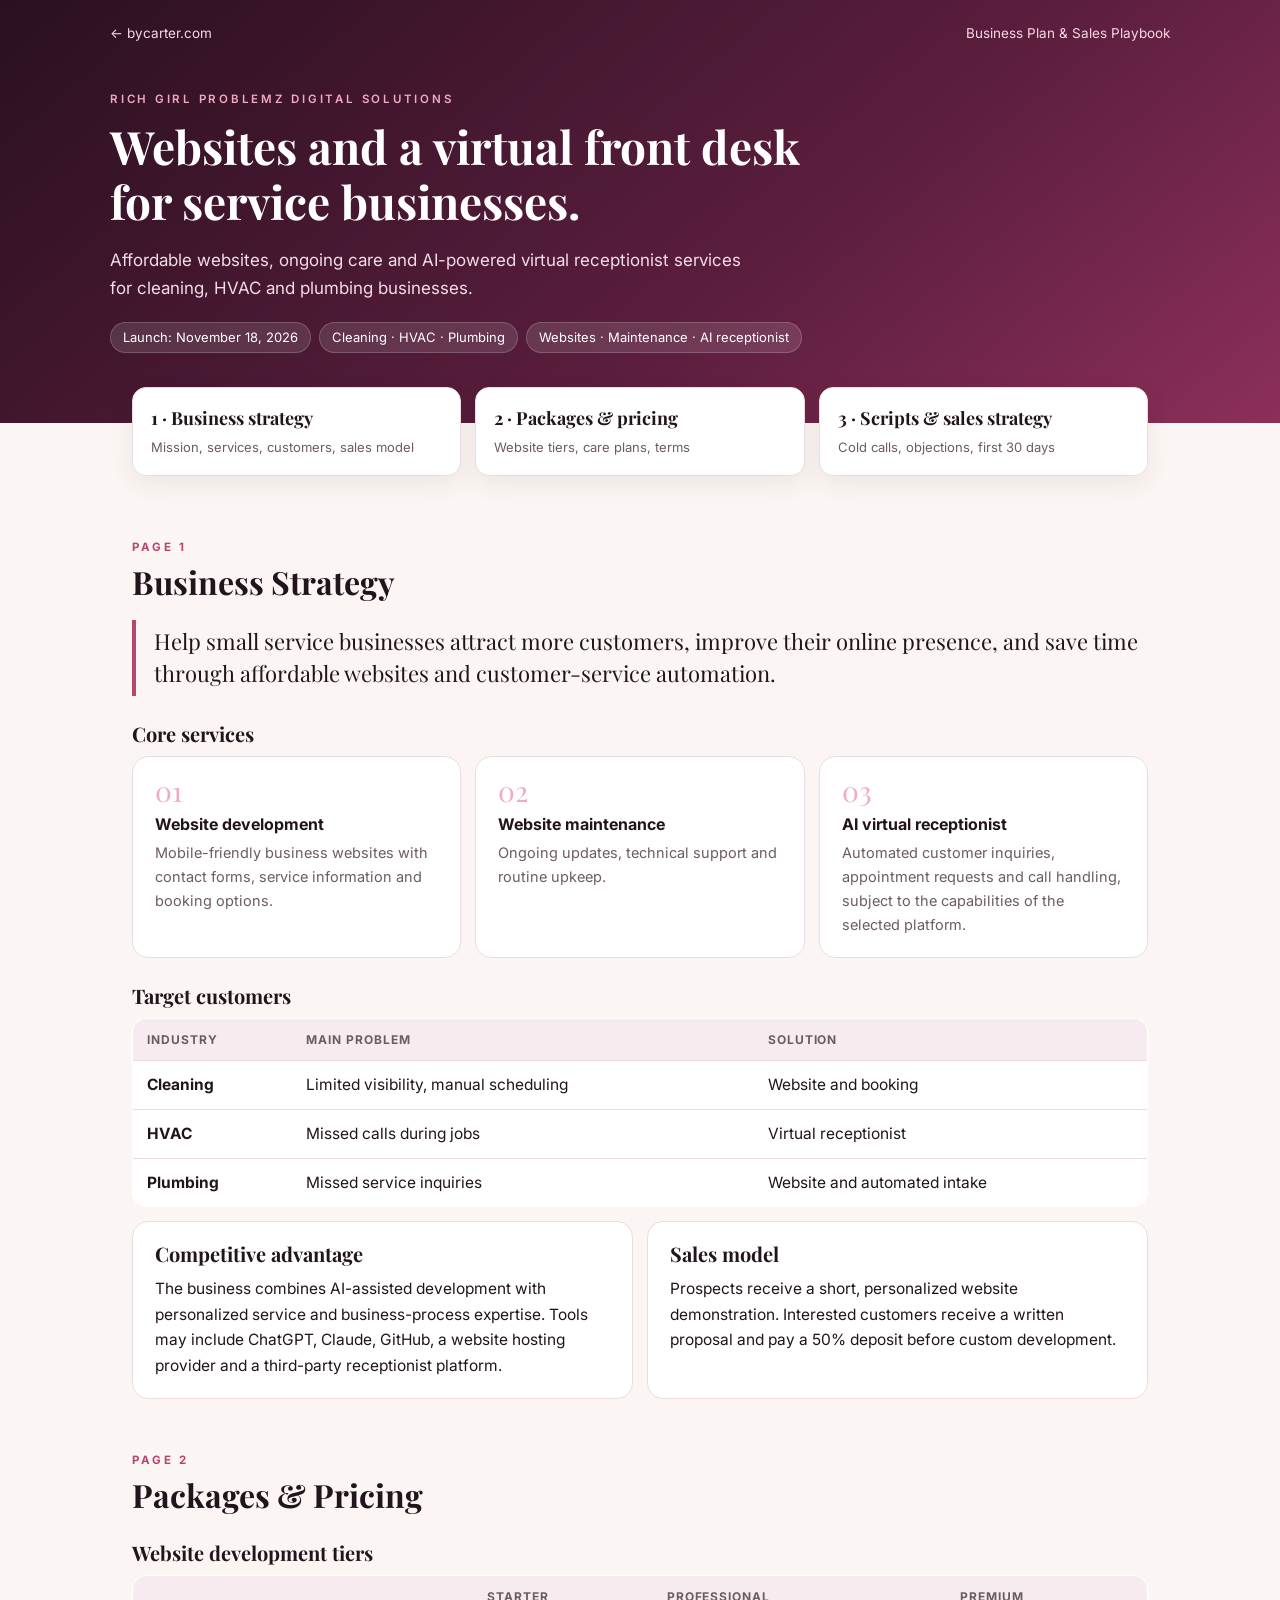
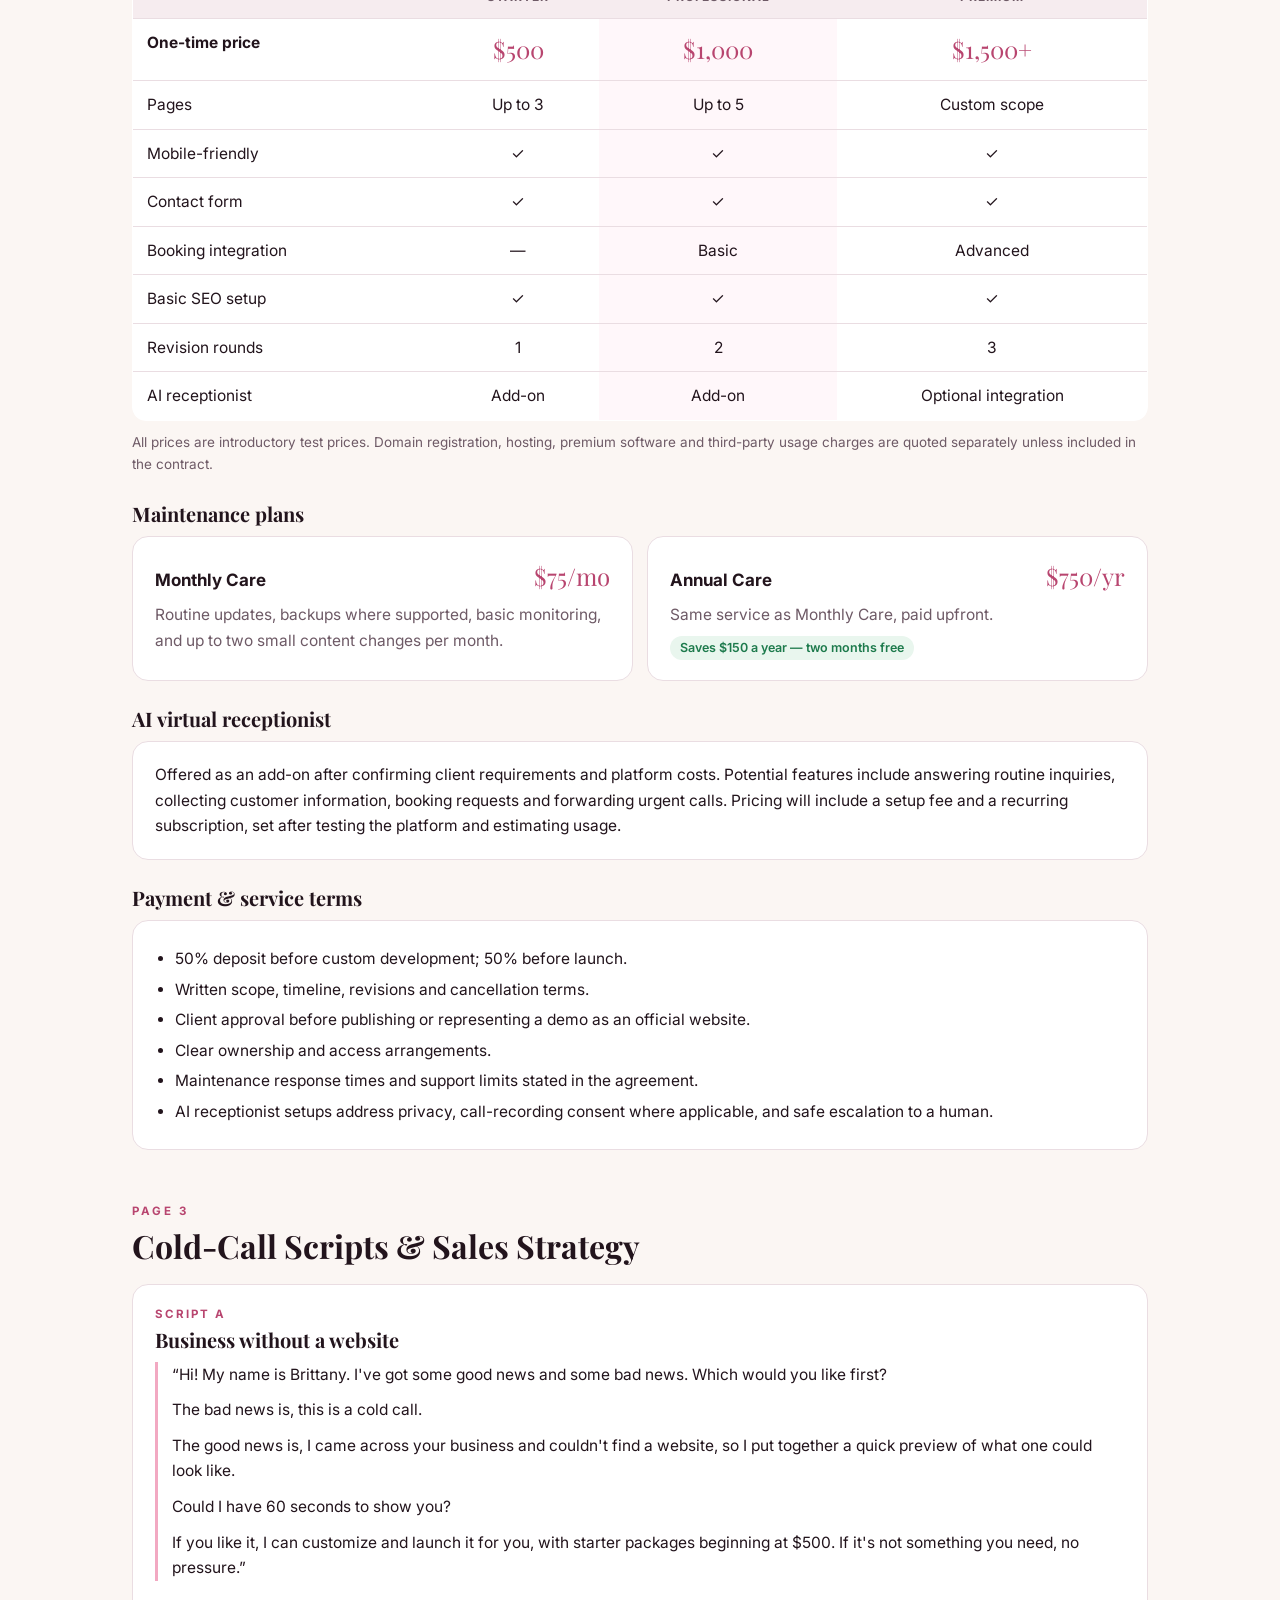
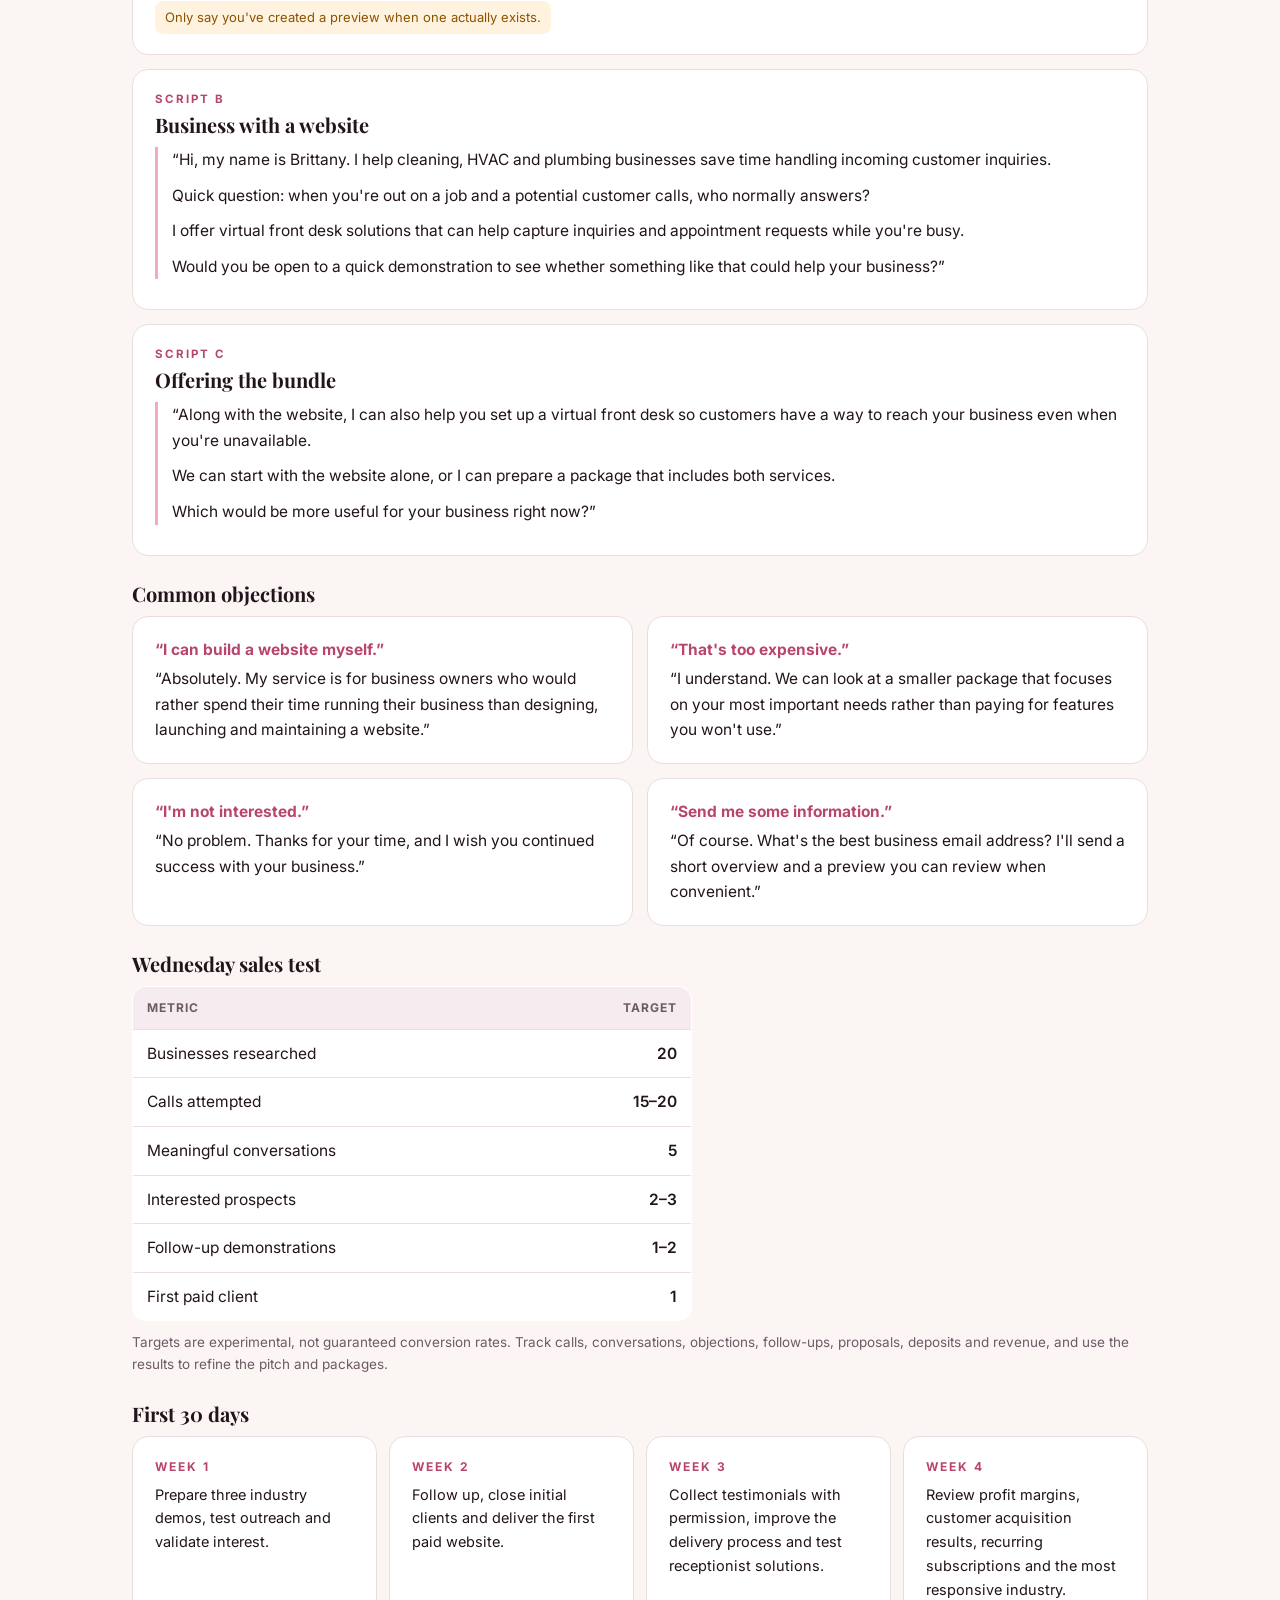
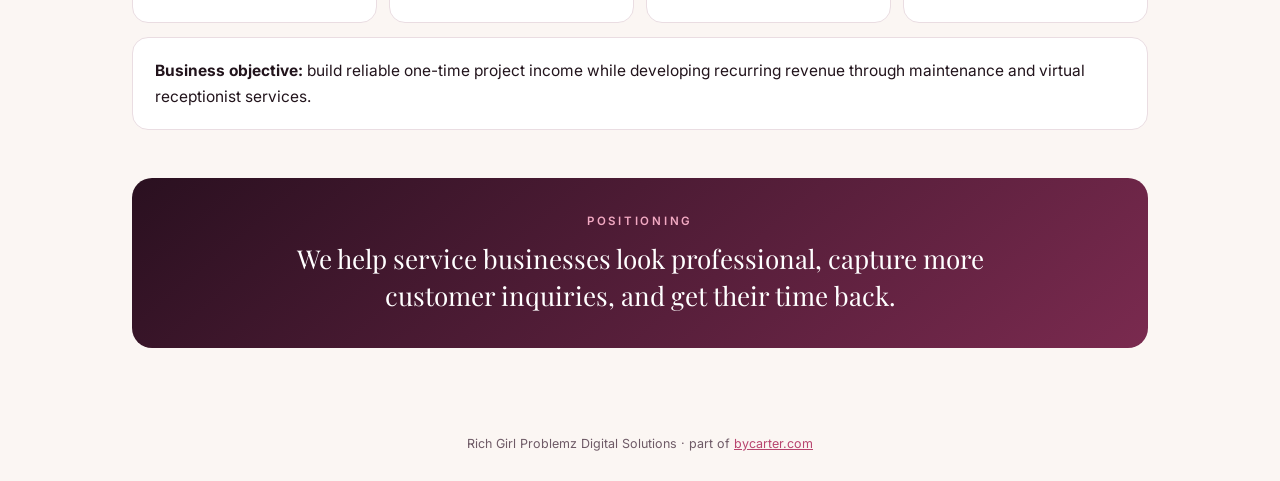
<file: bycarter.com/rgp/index.html>
<!DOCTYPE html>
<html lang="en">
<head>
<meta charset="utf-8">
<meta name="viewport" content="width=device-width,initial-scale=1">
<title>Rich Girl Problemz Digital Solutions — bycarter.com</title>
<meta name="description" content="Websites, website care and AI virtual receptionists for cleaning, HVAC and plumbing businesses.">
<link rel="preconnect" href="https://fonts.googleapis.com">
<link href="https://fonts.googleapis.com/css2?family=Playfair+Display:wght@600;700&family=Inter:wght@400;500;600;700&display=swap" rel="stylesheet">
<style>
:root{--ink:#22141C;--muted:#6E5A66;--rose:#B8456F;--rose2:#F2A9C2;--gold:#B98B2E;--bg:#FBF6F3;--panel:#fff;--line:#EADDE2}
*{box-sizing:border-box}html,body{margin:0}
body{font:15.5px/1.65 Inter,system-ui,sans-serif;color:var(--ink);background:var(--bg)}
a{color:var(--rose)}
h1,h2,h3{font-family:'Playfair Display',Georgia,serif;margin:0;line-height:1.2}
.top{background:linear-gradient(140deg,#2A1020,#5B1E3D 60%,#8C2F59);color:#fff;padding:22px 22px 70px}
.nav{width:min(1060px,100%);margin:0 auto;display:flex;justify-content:space-between;align-items:center;font-size:13.5px}
.nav a{color:#F6D9E4;text-decoration:none}.nav a:hover{color:#fff}
.hero{width:min(1060px,100%);margin:46px auto 0}
.eyebrow{letter-spacing:.24em;text-transform:uppercase;font-size:11.5px;color:var(--rose2);font-weight:600}
.hero h1{font-size:46px;margin-top:10px;max-width:760px}
.hero p{color:#F3DDE6;max-width:640px;font-size:17px;margin:16px 0 0}
.meta{display:flex;flex-wrap:wrap;gap:8px;margin-top:20px}.meta span{background:rgba(255,255,255,.12);border:1px solid rgba(255,255,255,.18);padding:4px 12px;border-radius:999px;font-size:13px}
.toc{width:min(1060px,100%);margin:-36px auto 0;display:grid;grid-template-columns:repeat(3,1fr);gap:14px;padding:0 22px}
.toc a{background:var(--panel);border:1px solid var(--line);border-radius:14px;padding:16px 18px;text-decoration:none;color:var(--ink);box-shadow:0 8px 24px rgba(60,20,40,.08)}
.toc a b{display:block;font-family:'Playfair Display',serif;font-size:18px}.toc a span{font-size:13px;color:var(--muted)}
.toc a:hover{border-color:var(--rose)}
main{width:min(1060px,100%);margin:0 auto;padding:10px 22px 60px}
section{margin-top:52px}
.pg{font-size:11.5px;letter-spacing:.22em;text-transform:uppercase;color:var(--rose);font-weight:700}
section>h2{font-size:32px;margin:6px 0 18px}
h3{font-size:20px;margin:26px 0 10px}
.card{background:var(--panel);border:1px solid var(--line);border-radius:16px;padding:20px 22px}
.grid{display:grid;gap:14px}.g3{grid-template-columns:repeat(3,1fr)}.g2{grid-template-columns:repeat(2,1fr)}
.svc .n{font-family:'Playfair Display',serif;font-size:28px;color:var(--rose2);line-height:1}
.svc b{display:block;margin:6px 0 4px;font-size:16px}.svc p{margin:0;color:var(--muted);font-size:14.5px}
.mission{font-family:'Playfair Display',serif;font-size:22px;line-height:1.45;border-left:4px solid var(--rose);padding:6px 0 6px 18px;margin:0}
table{border-collapse:collapse;width:100%;background:var(--panel);border:1px solid var(--line);border-radius:14px;overflow:hidden}
th,td{padding:11px 14px;border-bottom:1px solid var(--line);text-align:left;vertical-align:top}
th{background:#F6ECEF;font-size:12px;letter-spacing:.08em;text-transform:uppercase;color:var(--muted)}
tr:last-child td{border-bottom:0}.tw{overflow-x:auto;border-radius:14px}
.price{font-family:'Playfair Display',serif;font-size:24px;color:var(--rose)}
.tier{text-align:center}.tier.feat{background:#FFF7FA}
.plans{display:grid;grid-template-columns:1fr 1fr;gap:14px}
.plan .row{display:flex;justify-content:space-between;align-items:baseline;gap:10px}.plan .row b{font-size:17px}
.plan p{margin:6px 0 0;color:var(--muted)}
.save{display:inline-block;margin-top:8px;background:#E9F6EE;color:#1D7A4C;font-size:12.5px;font-weight:600;padding:2px 10px;border-radius:999px}
ul.terms{margin:0;padding-left:20px}ul.terms li{margin:5px 0}
.note{font-size:13.5px;color:var(--muted);margin-top:10px}
.script{background:var(--panel);border:1px solid var(--line);border-radius:16px;padding:20px 22px;position:relative}
.script .lab{font-size:11.5px;letter-spacing:.18em;text-transform:uppercase;color:var(--rose);font-weight:700}
.script h3{margin:4px 0 10px}
.script blockquote{margin:0;font-size:15.5px;border-left:3px solid var(--rose2);padding-left:14px}
.script blockquote p{margin:0 0 10px}
.warn{margin-top:10px;font-size:13px;background:#FFF3E0;color:#8A5300;border-radius:8px;padding:6px 10px;display:inline-block}
.obj b{display:block;color:var(--rose);margin-bottom:4px}.obj p{margin:0}
.weeks{display:grid;grid-template-columns:repeat(4,1fr);gap:12px}
.wk .w{font-size:12px;letter-spacing:.16em;text-transform:uppercase;color:var(--rose);font-weight:700}
.wk p{margin:6px 0 0;font-size:14.5px}
.position{margin-top:48px;text-align:center;background:linear-gradient(140deg,#2A1020,#7A2A4F);color:#fff;border-radius:20px;padding:34px 24px}
.position .eyebrow{color:var(--rose2)}.position p{font-family:'Playfair Display',serif;font-size:26px;margin:10px auto 0;max-width:760px;line-height:1.4}
td.r{text-align:right;font-weight:600}
footer{text-align:center;font-size:12.5px;color:var(--muted);padding:26px}
@media(max-width:820px){.g3,.toc,.weeks{grid-template-columns:1fr}.g2,.plans{grid-template-columns:1fr}.hero h1{font-size:34px}}
</style>
</head>
<body>
<header class="top">
 <div class="nav"><a href="../">← bycarter.com</a><span style="color:#F6D9E4">Business Plan &amp; Sales Playbook</span></div>
 <div class="hero">
  <div class="eyebrow">Rich Girl Problemz Digital Solutions</div>
  <h1>Websites and a virtual front desk for service businesses.</h1>
  <p>Affordable websites, ongoing care and AI-powered virtual receptionist services for cleaning, HVAC and plumbing businesses.</p>
  <div class="meta"><span>Launch: November 18, 2026</span><span>Cleaning · HVAC · Plumbing</span><span>Websites · Maintenance · AI receptionist</span></div>
 </div>
</header>
<nav class="toc">
 <a href="#strategy"><b>1 · Business strategy</b><span>Mission, services, customers, sales model</span></a>
 <a href="#pricing"><b>2 · Packages &amp; pricing</b><span>Website tiers, care plans, terms</span></a>
 <a href="#sales"><b>3 · Scripts &amp; sales strategy</b><span>Cold calls, objections, first 30 days</span></a>
</nav>
<main>
<section id="strategy">
 <div class="pg">Page 1</div><h2>Business Strategy</h2>
 <p class="mission">Help small service businesses attract more customers, improve their online presence, and save time through affordable websites and customer-service automation.</p>
 <h3>Core services</h3>
 <div class="grid g3">
  <div class="card svc"><div class="n">01</div><b>Website development</b><p>Mobile-friendly business websites with contact forms, service information and booking options.</p></div>
  <div class="card svc"><div class="n">02</div><b>Website maintenance</b><p>Ongoing updates, technical support and routine upkeep.</p></div>
  <div class="card svc"><div class="n">03</div><b>AI virtual receptionist</b><p>Automated customer inquiries, appointment requests and call handling, subject to the capabilities of the selected platform.</p></div>
 </div>
 <h3>Target customers</h3>
 <div class="tw"><table><thead><tr><th>Industry</th><th>Main problem</th><th>Solution</th></tr></thead><tbody>
  <tr><td><b>Cleaning</b></td><td>Limited visibility, manual scheduling</td><td>Website and booking</td></tr>
  <tr><td><b>HVAC</b></td><td>Missed calls during jobs</td><td>Virtual receptionist</td></tr>
  <tr><td><b>Plumbing</b></td><td>Missed service inquiries</td><td>Website and automated intake</td></tr></tbody></table></div>
 <div class="grid g2" style="margin-top:14px">
  <div class="card"><h3 style="margin-top:0">Competitive advantage</h3><p style="margin:0">The business combines AI-assisted development with personalized service and business-process expertise. Tools may include ChatGPT, Claude, GitHub, a website hosting provider and a third-party receptionist platform.</p></div>
  <div class="card"><h3 style="margin-top:0">Sales model</h3><p style="margin:0">Prospects receive a short, personalized website demonstration. Interested customers receive a written proposal and pay a 50% deposit before custom development.</p></div>
 </div>
</section>

<section id="pricing">
 <div class="pg">Page 2</div><h2>Packages &amp; Pricing</h2>
 <h3>Website development tiers</h3>
 <div class="tw"><table><thead><tr><th></th><th class="tier">Starter</th><th class="tier">Professional</th><th class="tier">Premium</th></tr></thead><tbody>
  <tr><td><b>One-time price</b></td><td class="tier"><span class="price">$500</span></td><td class="tier feat"><span class="price">$1,000</span></td><td class="tier"><span class="price">$1,500+</span></td></tr>
  <tr><td>Pages</td><td class="tier">Up to 3</td><td class="tier feat">Up to 5</td><td class="tier">Custom scope</td></tr>
  <tr><td>Mobile-friendly</td><td class="tier">✓</td><td class="tier feat">✓</td><td class="tier">✓</td></tr>
  <tr><td>Contact form</td><td class="tier">✓</td><td class="tier feat">✓</td><td class="tier">✓</td></tr>
  <tr><td>Booking integration</td><td class="tier">—</td><td class="tier feat">Basic</td><td class="tier">Advanced</td></tr>
  <tr><td>Basic SEO setup</td><td class="tier">✓</td><td class="tier feat">✓</td><td class="tier">✓</td></tr>
  <tr><td>Revision rounds</td><td class="tier">1</td><td class="tier feat">2</td><td class="tier">3</td></tr>
  <tr><td>AI receptionist</td><td class="tier">Add-on</td><td class="tier feat">Add-on</td><td class="tier">Optional integration</td></tr></tbody></table></div>
 <p class="note">All prices are introductory test prices. Domain registration, hosting, premium software and third-party usage charges are quoted separately unless included in the contract.</p>
 <h3>Maintenance plans</h3>
 <div class="plans">
  <div class="card plan"><div class="row"><b>Monthly Care</b><span class="price">$75/mo</span></div><p>Routine updates, backups where supported, basic monitoring, and up to two small content changes per month.</p></div>
  <div class="card plan"><div class="row"><b>Annual Care</b><span class="price">$750/yr</span></div><p>Same service as Monthly Care, paid upfront.</p><span class="save">Saves $150 a year — two months free</span></div>
 </div>
 <h3>AI virtual receptionist</h3>
 <div class="card"><p style="margin:0">Offered as an add-on after confirming client requirements and platform costs. Potential features include answering routine inquiries, collecting customer information, booking requests and forwarding urgent calls. Pricing will include a setup fee and a recurring subscription, set after testing the platform and estimating usage.</p></div>
 <h3>Payment &amp; service terms</h3>
 <div class="card"><ul class="terms">
  <li>50% deposit before custom development; 50% before launch.</li>
  <li>Written scope, timeline, revisions and cancellation terms.</li>
  <li>Client approval before publishing or representing a demo as an official website.</li>
  <li>Clear ownership and access arrangements.</li>
  <li>Maintenance response times and support limits stated in the agreement.</li>
  <li>AI receptionist setups address privacy, call-recording consent where applicable, and safe escalation to a human.</li></ul></div>
</section>

<section id="sales">
 <div class="pg">Page 3</div><h2>Cold-Call Scripts &amp; Sales Strategy</h2>
 <div class="grid" style="gap:14px">
  <div class="script"><div class="lab">Script A</div><h3>Business without a website</h3><blockquote>
   <p>“Hi! My name is Brittany. I've got some good news and some bad news. Which would you like first?</p>
   <p>The bad news is, this is a cold call.</p>
   <p>The good news is, I came across your business and couldn't find a website, so I put together a quick preview of what one could look like.</p>
   <p>Could I have 60 seconds to show you?</p>
   <p>If you like it, I can customize and launch it for you, with starter packages beginning at $500. If it's not something you need, no pressure.”</p></blockquote>
   <span class="warn">Only say you've created a preview when one actually exists.</span></div>
  <div class="script"><div class="lab">Script B</div><h3>Business with a website</h3><blockquote>
   <p>“Hi, my name is Brittany. I help cleaning, HVAC and plumbing businesses save time handling incoming customer inquiries.</p>
   <p>Quick question: when you're out on a job and a potential customer calls, who normally answers?</p>
   <p>I offer virtual front desk solutions that can help capture inquiries and appointment requests while you're busy.</p>
   <p>Would you be open to a quick demonstration to see whether something like that could help your business?”</p></blockquote></div>
  <div class="script"><div class="lab">Script C</div><h3>Offering the bundle</h3><blockquote>
   <p>“Along with the website, I can also help you set up a virtual front desk so customers have a way to reach your business even when you're unavailable.</p>
   <p>We can start with the website alone, or I can prepare a package that includes both services.</p>
   <p>Which would be more useful for your business right now?”</p></blockquote></div>
 </div>
 <h3>Common objections</h3>
 <div class="grid g2">
  <div class="card obj"><b>“I can build a website myself.”</b><p>“Absolutely. My service is for business owners who would rather spend their time running their business than designing, launching and maintaining a website.”</p></div>
  <div class="card obj"><b>“That's too expensive.”</b><p>“I understand. We can look at a smaller package that focuses on your most important needs rather than paying for features you won't use.”</p></div>
  <div class="card obj"><b>“I'm not interested.”</b><p>“No problem. Thanks for your time, and I wish you continued success with your business.”</p></div>
  <div class="card obj"><b>“Send me some information.”</b><p>“Of course. What's the best business email address? I'll send a short overview and a preview you can review when convenient.”</p></div>
 </div>
 <h3>Wednesday sales test</h3>
 <div class="tw"><table style="max-width:560px"><thead><tr><th>Metric</th><th style="text-align:right">Target</th></tr></thead><tbody>
  <tr><td>Businesses researched</td><td class="r">20</td></tr><tr><td>Calls attempted</td><td class="r">15–20</td></tr>
  <tr><td>Meaningful conversations</td><td class="r">5</td></tr><tr><td>Interested prospects</td><td class="r">2–3</td></tr>
  <tr><td>Follow-up demonstrations</td><td class="r">1–2</td></tr><tr><td>First paid client</td><td class="r">1</td></tr></tbody></table></div>
 <p class="note">Targets are experimental, not guaranteed conversion rates. Track calls, conversations, objections, follow-ups, proposals, deposits and revenue, and use the results to refine the pitch and packages.</p>
 <h3>First 30 days</h3>
 <div class="weeks">
  <div class="card wk"><div class="w">Week 1</div><p>Prepare three industry demos, test outreach and validate interest.</p></div>
  <div class="card wk"><div class="w">Week 2</div><p>Follow up, close initial clients and deliver the first paid website.</p></div>
  <div class="card wk"><div class="w">Week 3</div><p>Collect testimonials with permission, improve the delivery process and test receptionist solutions.</p></div>
  <div class="card wk"><div class="w">Week 4</div><p>Review profit margins, customer acquisition results, recurring subscriptions and the most responsive industry.</p></div>
 </div>
 <div class="card" style="margin-top:14px"><b>Business objective:</b> build reliable one-time project income while developing recurring revenue through maintenance and virtual receptionist services.</div>
</section>
<div class="position"><div class="eyebrow">Positioning</div><p>We help service businesses look professional, capture more customer inquiries, and get their time back.</p></div>
</main>
<footer>Rich Girl Problemz Digital Solutions · part of <a href="../">bycarter.com</a></footer>
</body>
</html>
</file>
<file: assets/styles.css>
:root{
  --bg:#f6f5f2;--panel:#ffffff;--ink:#1b1d22;--muted:#6b6f78;--line:#e4e2dc;
  --accent:#1f4d3f;--accent-2:#c9a24a;--danger:#b23b3b;--ok:#2f7a4f;--warn:#b7791f;
  --radius:12px;--shadow:0 1px 2px rgba(0,0,0,.04),0 4px 16px rgba(0,0,0,.05);
  font-family:"Inter",-apple-system,BlinkMacSystemFont,"Segoe UI",Roboto,sans-serif;
}
[data-theme="dark"]{
  --bg:#121417;--panel:#1b1e23;--ink:#eceae4;--muted:#9aa0aa;--line:#2b2f36;
  --accent:#5fb394;--accent-2:#d9b85f;
}
*{box-sizing:border-box}
body{margin:0;background:var(--bg);color:var(--ink);font-size:14px;line-height:1.5}
a{color:var(--accent)}
h1,h2,h3{font-family:Georgia,"Times New Roman",serif;font-weight:600;letter-spacing:-.01em;margin:0 0 .5em}
button,.btn{font:inherit;border:1px solid var(--line);background:var(--panel);color:var(--ink);
  padding:7px 12px;border-radius:8px;cursor:pointer}
button.primary,.btn.primary{background:var(--accent);border-color:var(--accent);color:#fff}
button.danger{color:var(--danger)}
button:hover{filter:brightness(.97)}
input,select,textarea{font:inherit;width:100%;padding:8px 10px;border:1px solid var(--line);
  border-radius:8px;background:var(--panel);color:var(--ink)}
textarea{min-height:80px;resize:vertical}
label{display:block;font-size:12px;color:var(--muted);margin:8px 0 3px}
.grid{display:grid;gap:12px}
.g2{grid-template-columns:repeat(2,1fr)}.g3{grid-template-columns:repeat(3,1fr)}.g4{grid-template-columns:repeat(4,1fr)}
@media(max-width:800px){.g2,.g3,.g4{grid-template-columns:1fr}}
.card{background:var(--panel);border:1px solid var(--line);border-radius:var(--radius);padding:16px;box-shadow:var(--shadow)}
.muted{color:var(--muted)}
.pill{display:inline-block;padding:2px 8px;border-radius:99px;font-size:11px;background:var(--line);color:var(--ink)}
.pill.ok{background:#dcefe3;color:#1d5b37}.pill.warn{background:#f6e7c8;color:#7a5210}.pill.bad{background:#f3d6d6;color:#7d2323}
.sample{background:#efe7ff;color:#4b2a8a}

/* App shell */
.shell{display:grid;grid-template-columns:220px 1fr;min-height:100vh}
@media(max-width:800px){.shell{grid-template-columns:1fr}.side{position:static!important;height:auto!important}}
.side{background:var(--panel);border-right:1px solid var(--line);padding:18px 12px;position:sticky;top:0;height:100vh}
.side .brand{font-family:Georgia,serif;font-size:18px;font-weight:600;padding:0 8px 2px}
.side .sub{font-size:11px;color:var(--muted);padding:0 8px 16px}
.side a.nav{display:block;padding:8px 10px;border-radius:8px;color:var(--ink);text-decoration:none;margin-bottom:2px}
.side a.nav.active,.side a.nav:hover{background:var(--bg)}
.main{padding:22px 28px;max-width:1300px}
.topbar{display:flex;gap:10px;align-items:center;margin-bottom:18px}
.topbar input{max-width:380px}
.spacer{flex:1}
.kpi .v{font-size:24px;font-weight:600}.kpi .l{font-size:12px;color:var(--muted)}
table{width:100%;border-collapse:collapse}
th,td{text-align:left;padding:8px;border-bottom:1px solid var(--line);vertical-align:top}
th{font-size:12px;color:var(--muted);font-weight:500}
tr:hover td{background:var(--bg)}
.kanban{display:flex;gap:10px;overflow-x:auto;padding-bottom:10px}
.col{min-width:220px;background:var(--bg);border:1px solid var(--line);border-radius:var(--radius);padding:8px}
.col h4{margin:4px 6px 8px;font-size:12px;text-transform:uppercase;letter-spacing:.05em;color:var(--muted)}
.col.drag{outline:2px dashed var(--accent)}
.dcard{background:var(--panel);border:1px solid var(--line);border-radius:10px;padding:10px;margin-bottom:8px;cursor:grab}
.dcard .t{font-weight:600}
.modal-bg{position:fixed;inset:0;background:rgba(0,0,0,.4);display:flex;align-items:flex-start;justify-content:center;padding:40px 12px;overflow:auto;z-index:50}
.modal{background:var(--panel);border-radius:var(--radius);padding:20px;width:100%;max-width:760px}
.row{display:flex;gap:8px;align-items:center;flex-wrap:wrap}
.check{display:flex;gap:8px;align-items:flex-start;padding:6px 0;border-bottom:1px solid var(--line)}
.check input{width:auto;margin-top:3px}
pre.draft{white-space:pre-wrap;background:var(--bg);padding:12px;border-radius:8px;border:1px solid var(--line)}
.banner{background:#fff6e0;border:1px solid #ecd28c;color:#5c4510;padding:10px 12px;border-radius:8px;margin-bottom:14px;font-size:13px}
[data-theme="dark"] .banner{background:#3a3220;color:#f1dfae;border-color:#5e4f28}

/* Public site */
.site header{display:flex;align-items:center;padding:18px 6vw;border-bottom:1px solid var(--line);background:var(--panel)}
.site .hero{padding:80px 6vw 60px;background:linear-gradient(160deg,var(--accent),#163a2f);color:#fff}
.site .hero h1{font-size:44px;max-width:780px}
.site .hero p{max-width:620px;font-size:17px;opacity:.9}
.site section{padding:50px 6vw}
.site footer{padding:30px 6vw;font-size:12px;color:var(--muted);border-top:1px solid var(--line)}
</file>
